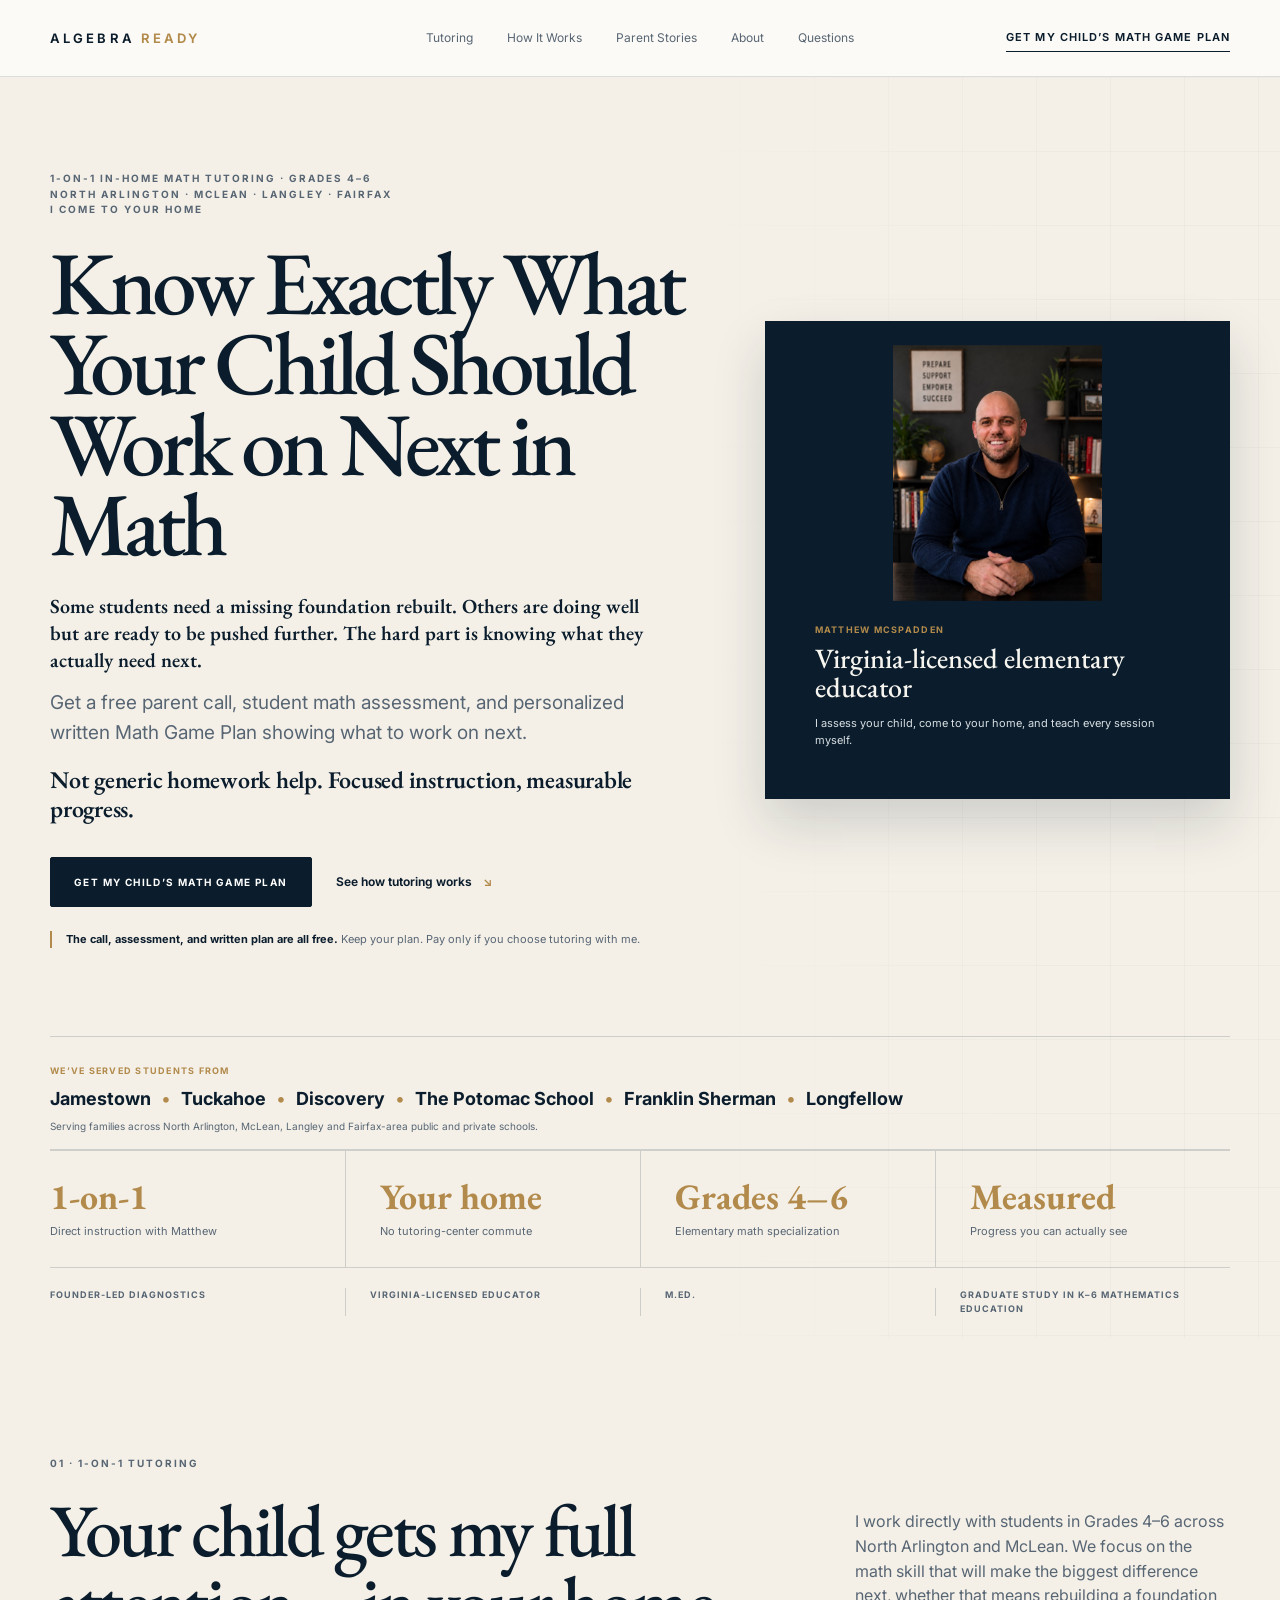
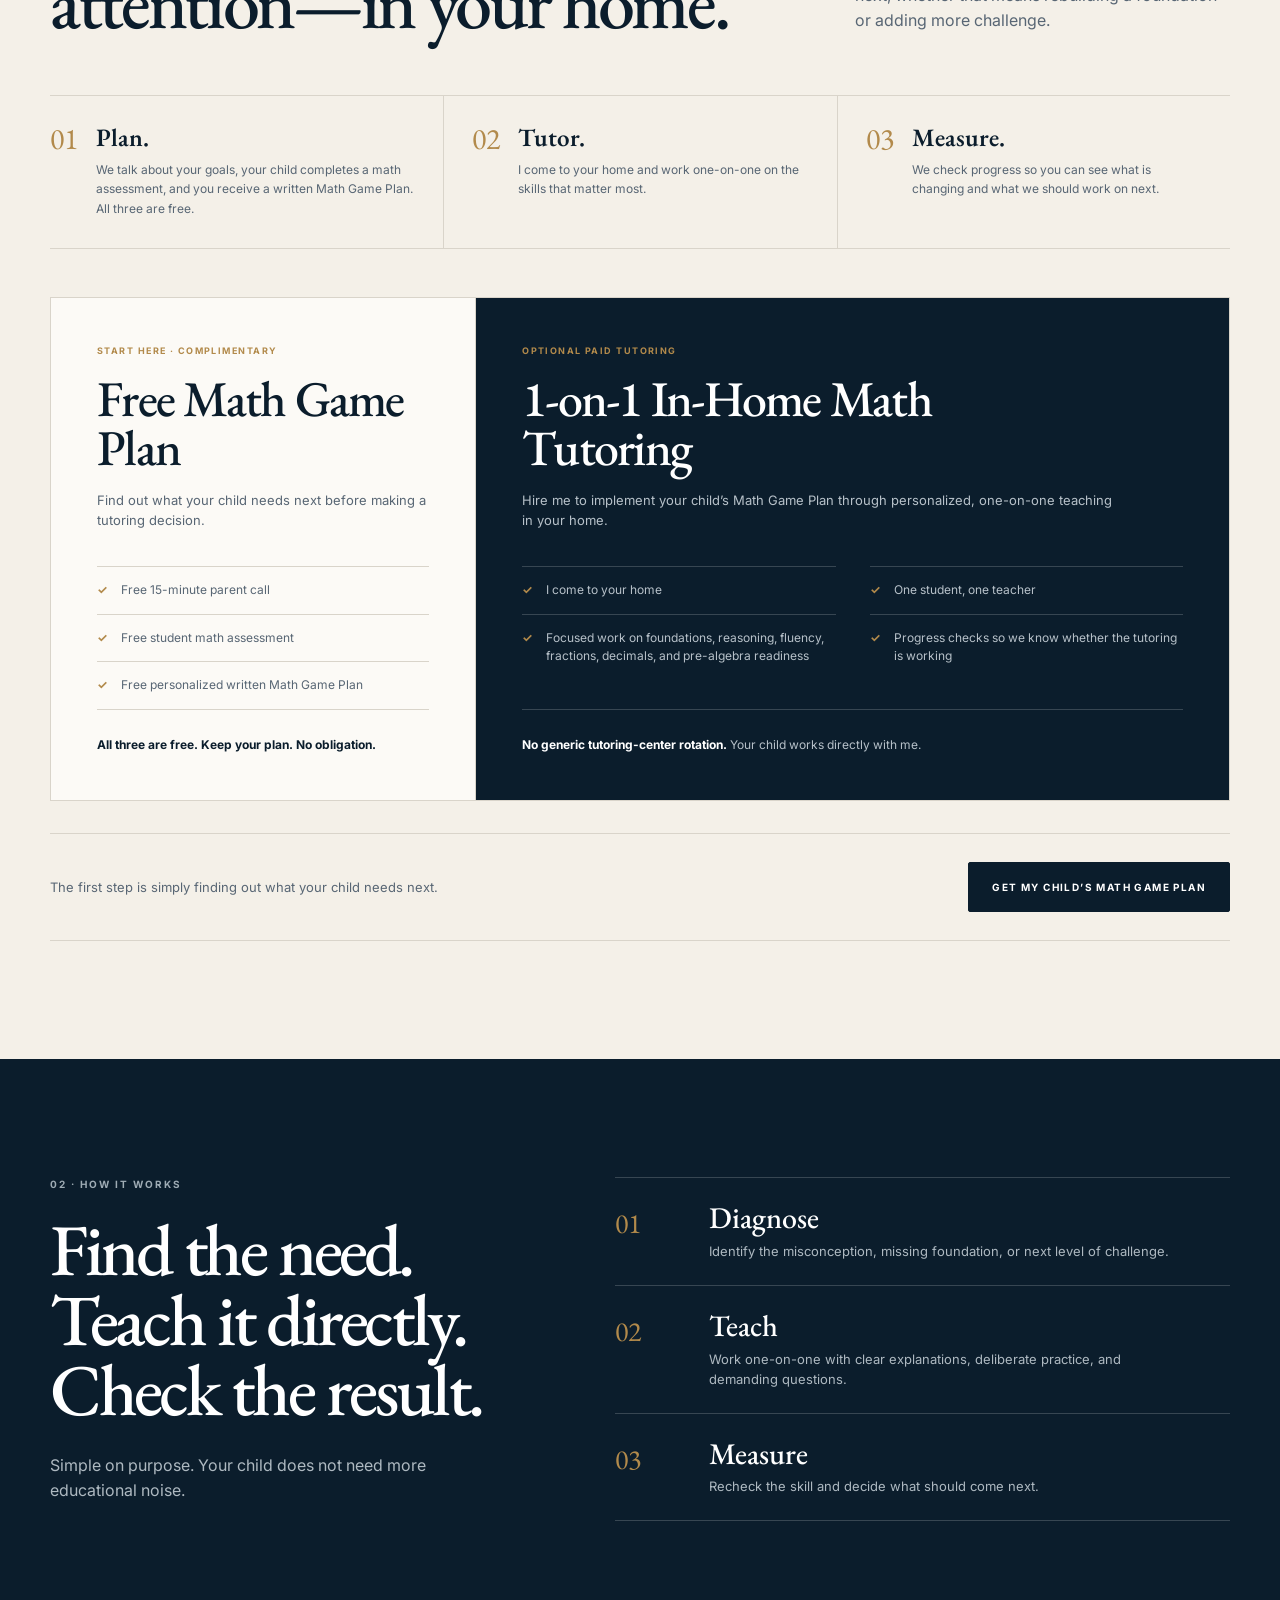
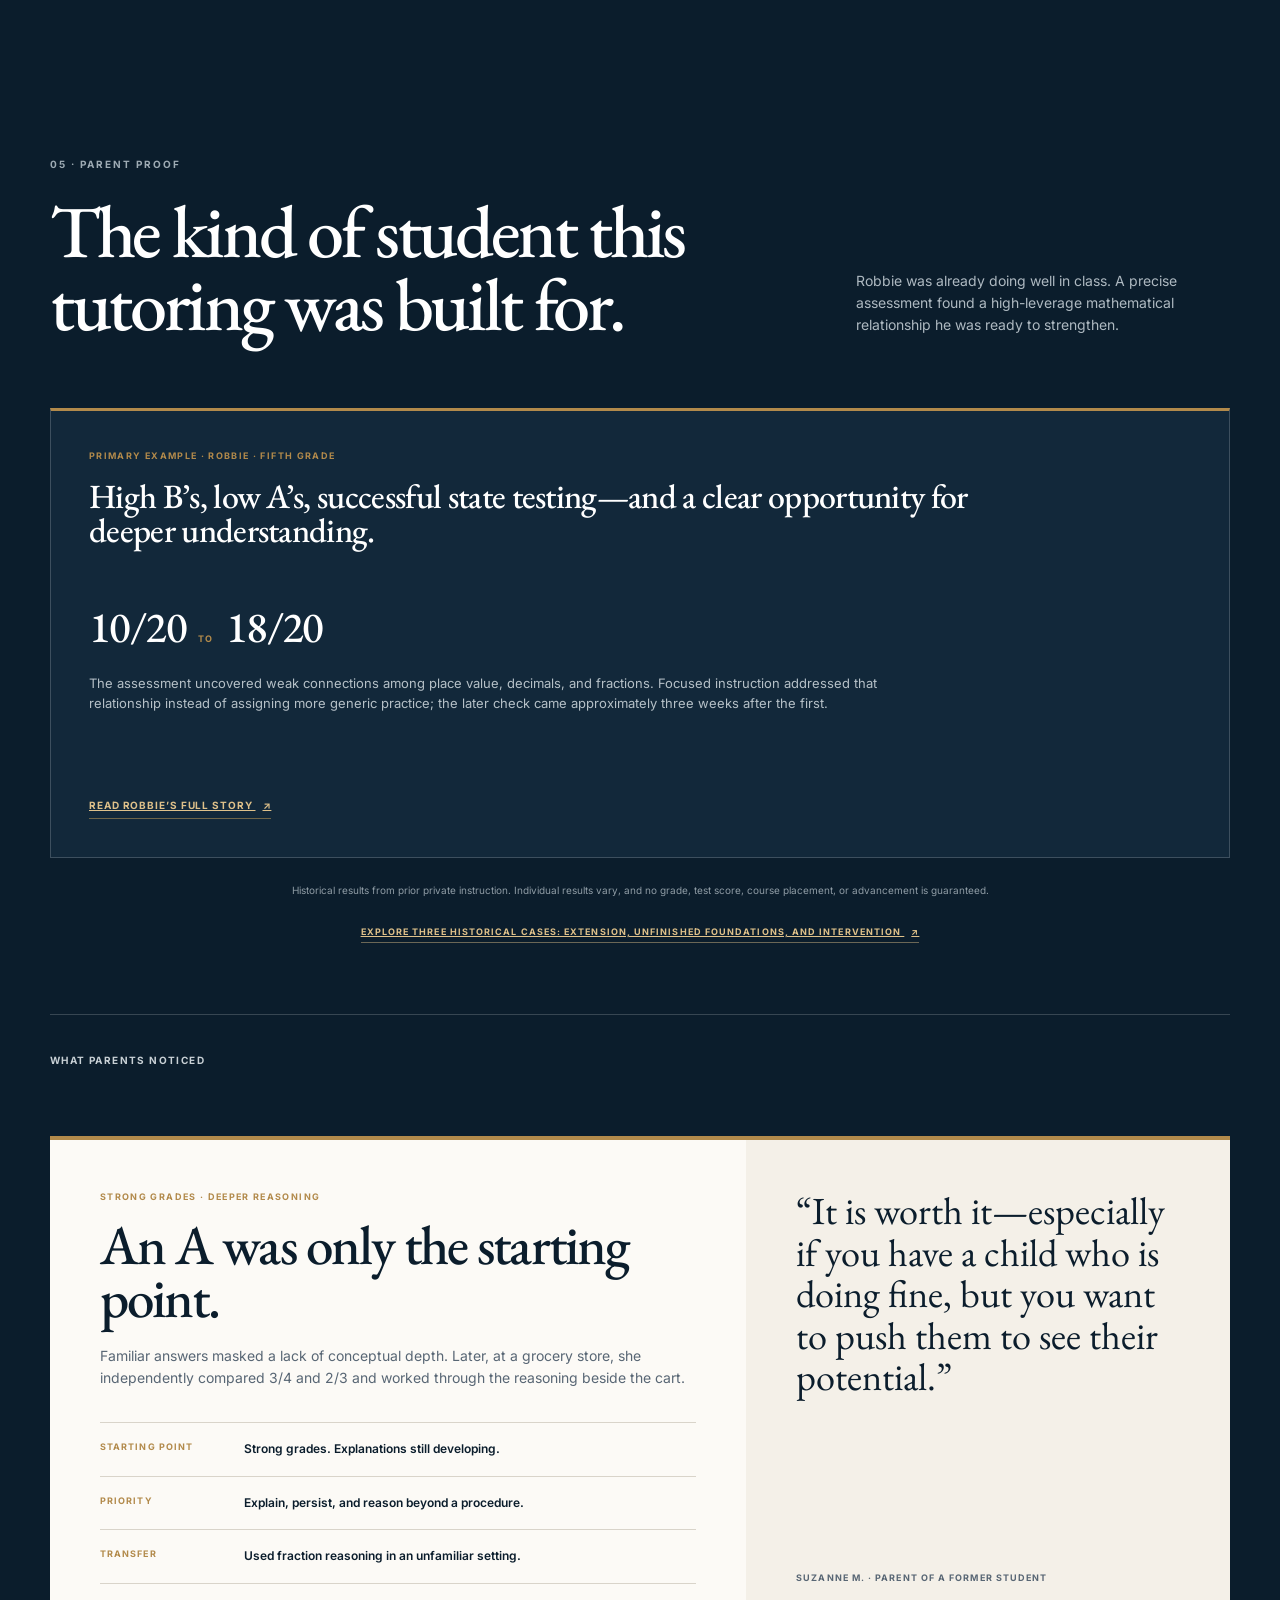
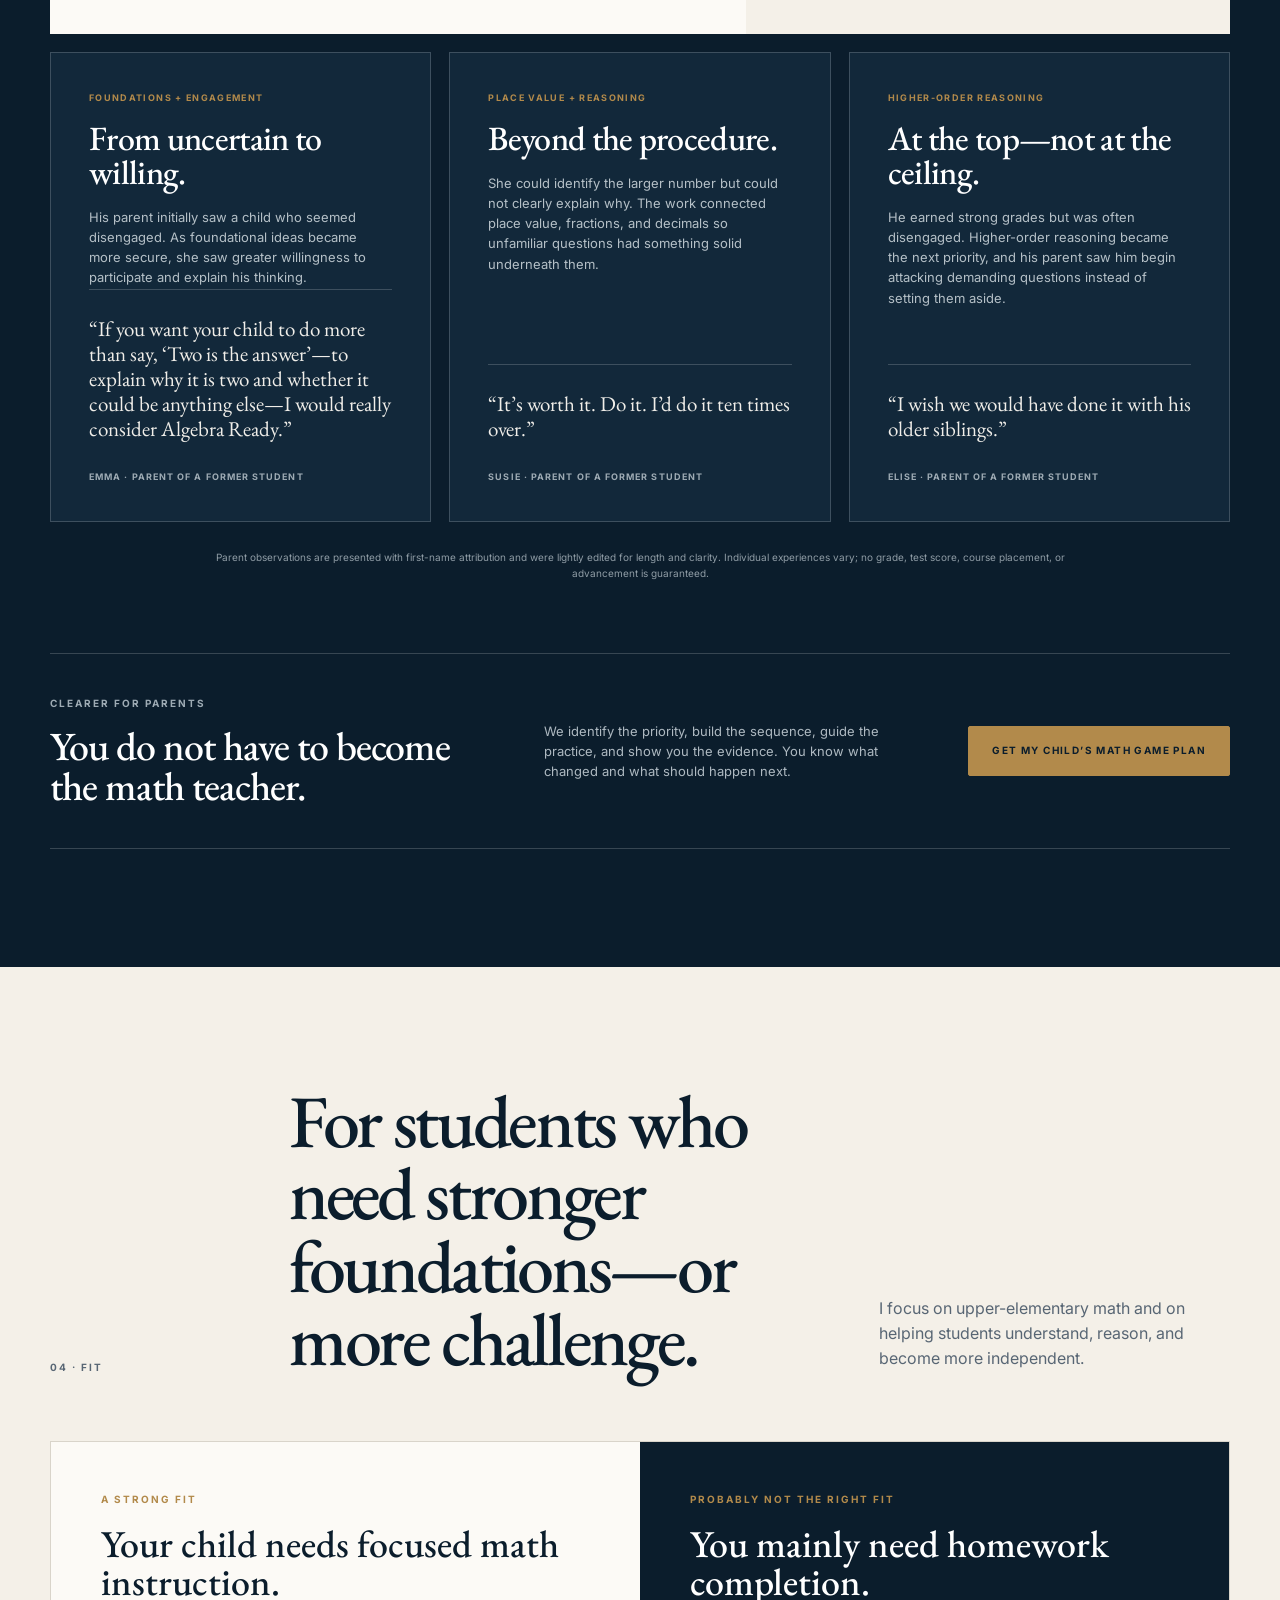
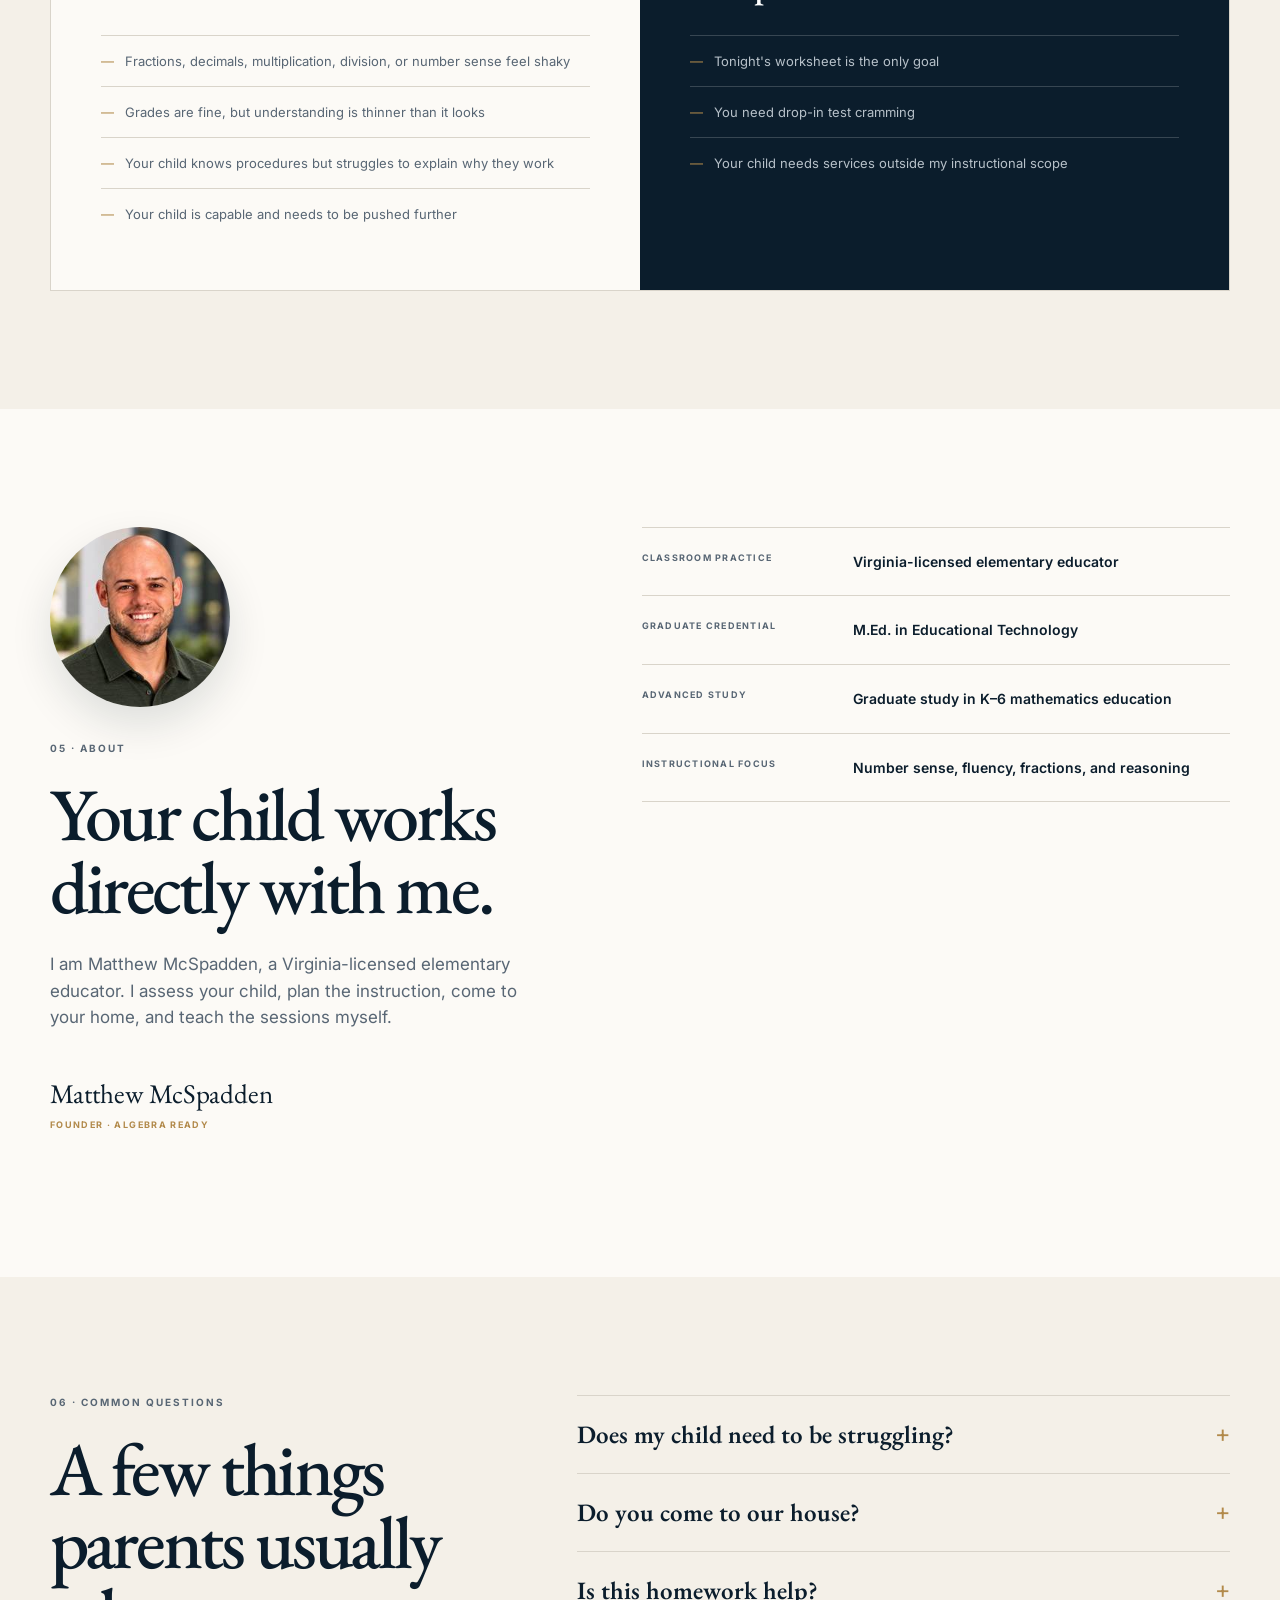
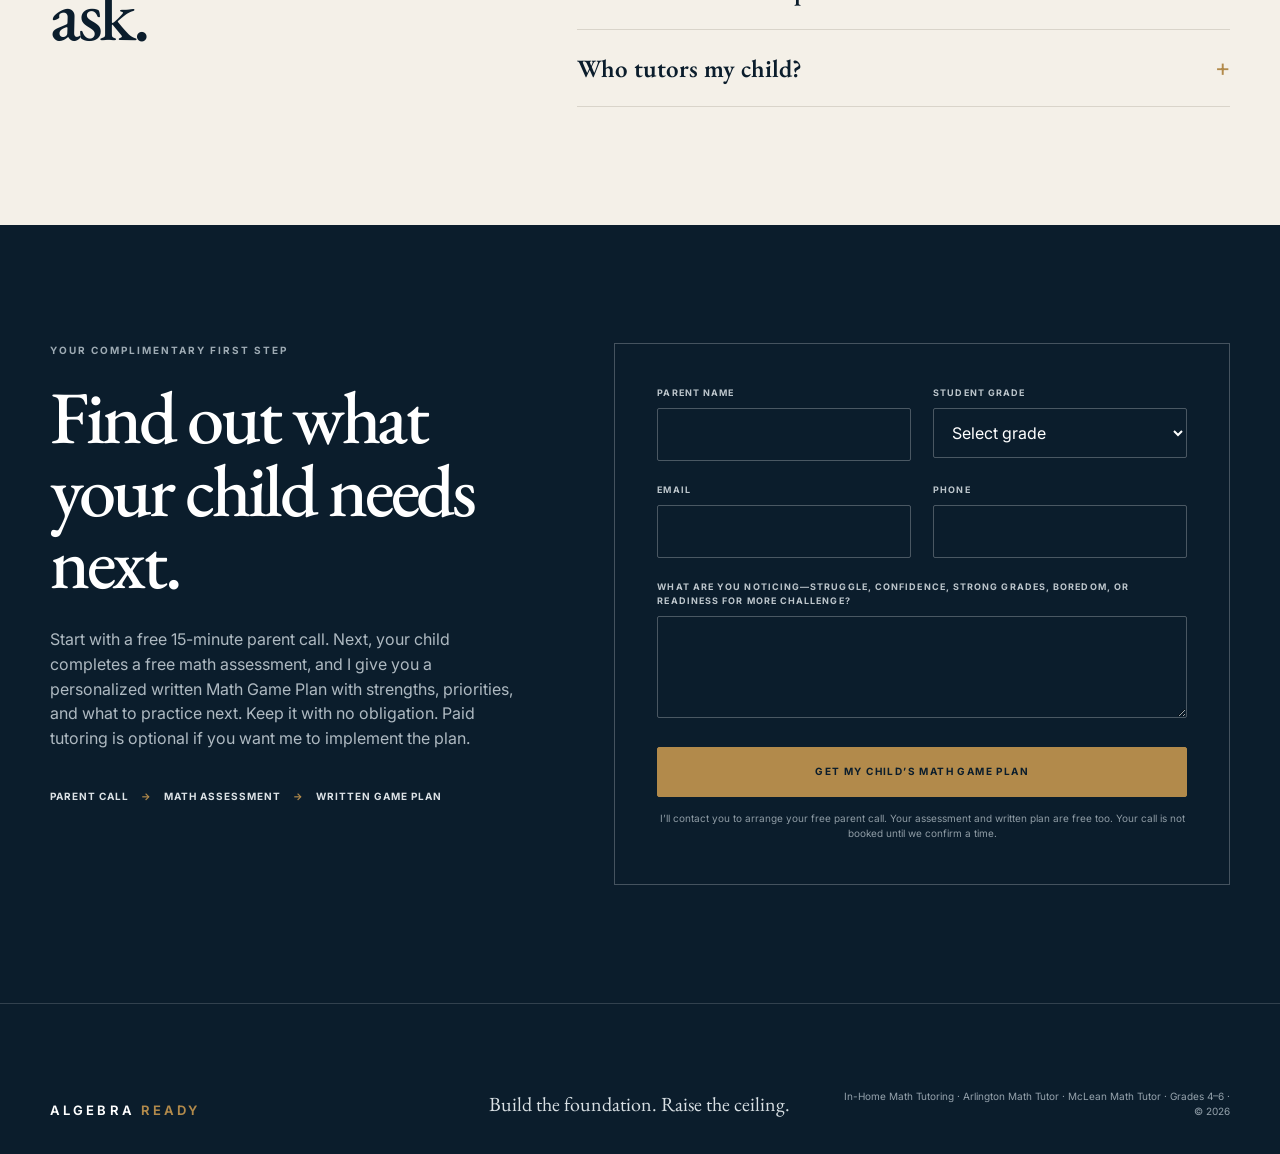
<file: index.html>
<!doctype html>
<html lang="en">
  <head>
    <!-- Google tag (gtag.js) -->
    <script async src="https://www.googletagmanager.com/gtag/js?id=AW-18494563087"></script>
    <script>
      window.dataLayer = window.dataLayer || [];
      function gtag(){dataLayer.push(arguments);}
      gtag('js', new Date());
      gtag('config', 'AW-18494563087');
    </script>
    <meta charset="utf-8" />
    <meta name="google-site-verification" content="L-0GFAzldFDOmSU0WyGGRv2gvHRDE1Eo3zDkLxcwLcE" />
    <meta name="viewport" content="width=device-width, initial-scale=1" />
    <meta
      name="description"
      content="1-on-1 in-home math tutoring for Grades 4–6 in North Arlington and McLean. Build stronger number sense, fractions, fluency, reasoning, and algebra readiness."
    />
    <meta name="robots" content="index,follow" />
    <meta name="theme-color" content="#0b1d2c" />
    <meta property="og:type" content="website" />
    <meta property="og:site_name" content="Algebra Ready" />
    <meta
      property="og:title"
      content="Elementary Math Tutor in Arlington &amp; McLean, VA | Algebra Ready"
    />
    <meta
      property="og:description"
      content="1-on-1 in-home math tutoring for Grades 4–6 in North Arlington and McLean with Matthew McSpadden. Focused instruction and measurable progress."
    />
    <meta name="twitter:card" content="summary" />
    <title>Elementary Math Tutor in Arlington &amp; McLean, VA | Algebra Ready</title>
    <link rel="canonical" href="https://algebraready.io/" />
    <link rel="icon" href="favicon.svg" type="image/svg+xml" />
    <link rel="preconnect" href="https://fonts.googleapis.com" />
    <link rel="preconnect" href="https://fonts.gstatic.com" crossorigin />
    <link
      href="https://fonts.googleapis.com/css2?family=EB+Garamond:wght@400;500;600&amp;family=Inter:wght@400;500;600;700&amp;display=swap"
      rel="stylesheet"
    />
    <link rel="stylesheet" href="styles.css" />
    <script type="application/ld+json">
      {
        "@context": "https://schema.org",
        "@graph": [
          {
            "@type": ["Organization", "LocalBusiness"],
            "@id": "https://algebraready.io/#organization",
            "name": "Algebra Ready",
            "url": "https://algebraready.io/",
            "logo": "https://algebraready.io/favicon.svg",
            "areaServed": [
              {"@type":"Place","name":"Arlington, Virginia"},
              {"@type":"Place","name":"McLean, Virginia"}
            ],
            "founder": {"@id": "https://algebraready.io/#matthew"}
          },
          {
            "@type": "Person",
            "@id": "https://algebraready.io/#matthew",
            "name": "Matthew McSpadden",
            "url": "https://algebraready.io/about-matthew-mcspadden.html",
            "jobTitle": "Founder and Elementary Math Tutor",
            "worksFor": {"@id": "https://algebraready.io/#organization"}
          },
          {
            "@type": "Service",
            "@id": "https://algebraready.io/in-home-math-tutoring.html#service",
            "name": "1-on-1 In-Home Elementary Math Tutoring",
            "url": "https://algebraready.io/in-home-math-tutoring.html",
            "provider": {"@id": "https://algebraready.io/#organization"},
            "areaServed": [
              {"@type":"Place","name":"Arlington, Virginia"},
              {"@type":"Place","name":"McLean, Virginia"}
            ],
            "audience": {"@type": "EducationalAudience", "educationalRole": "student"},
            "description": "1-on-1 in-home math tutoring for students in Grades 4–6 focused on number sense, fluency, fractions, decimals, reasoning, and algebra readiness."
          }
        ]
      }
    </script>
  </head>
  <body>
    <a class="skip-link" href="#main">Skip to content</a>
    <header class="site-header">
      <div class="shell header-inner">
        <a class="wordmark" href="#top" aria-label="Algebra Ready home"
          ><span>ALGEBRA</span> <em>READY</em></a
        >
        <nav class="desktop-nav" aria-label="Primary navigation">
          <a href="in-home-math-tutoring.html">Tutoring</a><a href="#method">How It Works</a
          ><a href="#stories">Parent Stories</a><a href="#about">About</a
          ><a href="#questions">Questions</a>
        </nav>
        <a class="header-cta" href="#review">Get My Child’s Math Game Plan</a>
      </div>
    </header>
    <main id="main">
      <section class="hero" id="top">
        <div class="hero-grid-lines" aria-hidden="true"></div>
        <div class="shell hero-layout">
          <div class="hero-copy">
            <p class="eyebrow">
              1-on-1 in-home math tutoring · Grades 4–6<br />
              <strong>North Arlington · McLean · Langley · Fairfax</strong><br />
              I come to your home
            </p>
            <h1>
              Know Exactly What Your Child Should Work on Next in Math
            </h1>
            <p class="hero-empathy">
              Some students need a missing foundation rebuilt. Others are doing
              well but are ready to be pushed further. The hard part is knowing
              what they actually need next.
            </p>
            <p class="hero-lead">
              Get a free parent call, student math assessment, and personalized
              written Math Game Plan showing what to work on next.
            </p>
            <p class="hero-outcome">
              Not generic homework help. Focused instruction, measurable progress.
            </p>
            <div class="hero-actions">
              <a class="button button-primary" href="#review">Get My Child’s Math Game Plan</a>
              <a class="text-link" href="#tutoring">See how tutoring works <span aria-hidden="true">↘</span></a>
            </div>
            <p class="hero-note">
              <strong>The call, assessment, and written plan are all free.</strong>
              Keep your plan. Pay only if you choose tutoring with me.
            </p>
          </div>
          <aside class="readiness-card hero-profile-card" aria-label="About Matthew McSpadden">
            <img
              class="hero-portrait"
              src="assets/matthew-office.svg"
              alt="Matthew McSpadden, founder of Algebra Ready"
              width="1123"
              height="1379"
              loading="eager"
              decoding="async"
            />
            <div class="hero-profile-copy">
              <span>Matthew McSpadden</span>
              <strong>Virginia-licensed elementary educator</strong>
              <p>I assess your child, come to your home, and teach every session myself.</p>
            </div>
          </aside>
        </div>
        <div class="shell school-proof" aria-label="Schools and communities served">
          <p class="school-proof-label">We’ve served students from</p>
          <p class="school-proof-names">
            <strong>Jamestown</strong><span>•</span>
            <strong>Tuckahoe</strong><span>•</span>
            <strong>Discovery</strong><span>•</span>
            <strong>The Potomac School</strong><span>•</span>
            <strong>Franklin Sherman</strong><span>•</span>
            <strong>Longfellow</strong>
          </p>
          <p class="school-service-line">
            Serving families across North Arlington, McLean, Langley and Fairfax-area public and private schools.
          </p>
        </div>
        <div class="shell fact-strip" aria-label="Tutoring essentials">
          <div class="fact"><strong>1-on-1</strong><span>Direct instruction with Matthew</span></div>
          <div class="fact"><strong>Your home</strong><span>No tutoring-center commute</span></div>
          <div class="fact"><strong>Grades 4–6</strong><span>Elementary math specialization</span></div>
          <div class="fact"><strong>Measured</strong><span>Progress you can actually see</span></div>
        </div>
        <div class="shell authority-strip" aria-label="Academic authority">
          <span>Founder-led diagnostics</span
          ><span>Virginia-licensed educator</span><span>M.Ed.</span
          ><span>Graduate study in K–6 mathematics education</span>
        </div>
      </section>
      <section class="academy section-pad" id="tutoring">
        <div class="shell">
          <div class="section-heading split-heading">
            <div>
              <p class="section-index">01 · 1-on-1 tutoring</p>
              <h2>Your child gets my full attention—in your home.</h2>
            </div>
            <p>
              I work directly with students in Grades 4–6 across North Arlington
              and McLean. We focus on the math skill that will make the biggest
              difference next, whether that means rebuilding a foundation or
              adding more challenge.
            </p>
          </div>
          <ol class="simple-plan" aria-label="Three steps from conversation to progress">
            <li><span aria-hidden="true">01</span><div><h3>Plan.</h3><p>We talk about your goals, your child completes a math assessment, and you receive a written Math Game Plan. All three are free.</p></div></li>
            <li><span aria-hidden="true">02</span><div><h3>Tutor.</h3><p>I come to your home and work one-on-one on the skills that matter most.</p></div></li>
            <li><span aria-hidden="true">03</span><div><h3>Measure.</h3><p>We check progress so you can see what is changing and what we should work on next.</p></div></li>
          </ol>
          <div class="offer-path">
            <article class="offer-step review-step">
              <p class="offer-step-label">Start here · Complimentary</p>
              <h3>Free Math Game Plan</h3>
              <p class="offer-step-intro">Find out what your child needs next before making a tutoring decision.</p>
              <ul><li>Free 15-minute parent call</li><li>Free student math assessment</li><li>Free personalized written Math Game Plan</li></ul>
              <p class="offer-step-footer"><strong>All three are free. Keep your plan. No obligation.</strong></p>
            </article>
            <article class="offer-step academy-step">
              <p class="offer-step-label">Optional paid tutoring</p>
              <h3>1-on-1 In-Home Math Tutoring</h3>
              <p class="offer-step-intro">Hire me to implement your child’s Math Game Plan through personalized, one-on-one teaching in your home.</p>
              <ul class="academy-inclusions">
                <li>I come to your home</li>
                <li>One student, one teacher</li>
                <li>Focused work on foundations, reasoning, fluency, fractions, decimals, and pre-algebra readiness</li>
                <li>Progress checks so we know whether the tutoring is working</li>
              </ul>
              <p class="offer-step-footer"><strong>No generic tutoring-center rotation.</strong> Your child works directly with me.</p>
            </article>
          </div>
          <div class="offer-conversion">
            <p>The first step is simply finding out what your child needs next.</p>
            <a class="button button-primary" href="#review">Get My Child’s Math Game Plan</a>
          </div>
        </div>
      </section>
      <section class="method section-pad" id="method">
        <div class="shell method-layout">
          <div class="method-intro">
            <p class="section-index light">02 · How it works</p>
            <h2>Find the need. Teach it directly. Check the result.</h2>
            <p>Simple on purpose. Your child does not need more educational noise.</p>
          </div>
          <div class="method-steps">
            <article><span>01</span><div><h3>Diagnose</h3><p>Identify the misconception, missing foundation, or next level of challenge.</p></div></article>
            <article><span>02</span><div><h3>Teach</h3><p>Work one-on-one with clear explanations, deliberate practice, and demanding questions.</p></div></article>
            <article><span>03</span><div><h3>Measure</h3><p>Recheck the skill and decide what should come next.</p></div></article>
          </div>
        </div>
      </section>
      <section class="parent-stories section-pad" id="stories">
        <div class="shell">
          <div class="stories-heading">
            <div>
              <p class="section-index light">05 · Parent proof</p>
              <h2>The kind of student this tutoring was built for.</h2>
            </div>
            <p>
              Robbie was already doing well in class. A precise assessment found
              a high-leverage mathematical relationship he was ready to
              strengthen.
            </p>
          </div>
          <div class="evidence-case-grid">
            <article class="evidence-case-card primary-evidence-card">
              <p class="story-label">
                Primary example · Robbie · Fifth grade
              </p>
              <h3>
                High B’s, low A’s, successful state testing—and a clear
                opportunity for deeper understanding.
              </h3>
              <p class="evidence-result">
                <strong>10/20</strong><span>to</span><strong>18/20</strong>
              </p>
              <p>
                The assessment uncovered weak connections among place value,
                decimals, and fractions. Focused instruction addressed that
                relationship instead of assigning more generic practice; the
                later check came approximately three weeks after the first.
              </p>
              <a class="evidence-case-link" href="case-studies.html#robbie"
                >Read Robbie’s full story <span aria-hidden="true">↗</span></a
              >
            </article>
          </div>
          <p class="case-studies-disclosure">
            Historical results from prior private instruction. Individual results
            vary, and no grade, test score, course placement, or advancement is
            guaranteed.
          </p>
          <p class="all-case-studies-link">
            <a href="case-studies.html"
              >Explore three historical cases: extension, unfinished
              foundations, and intervention
              <span aria-hidden="true">↗</span></a
            >
          </p>
          <p class="parent-observations-title">What parents noticed</p>
          <article class="featured-story">
            <div class="featured-story-copy">
              <p class="story-label">Strong grades · Deeper reasoning</p>
              <h3>An A was only the starting point.</h3>
              <p>
                Familiar answers masked a lack of conceptual depth. Later, at a
                grocery store, she independently compared 3/4 and 2/3 and worked
                through the reasoning beside the cart.
              </p>
              <div class="story-arc" aria-label="Student outcome summary">
                <div>
                  <span>Starting point</span
                  ><strong>Strong grades. Explanations still developing.</strong>
                </div>
                <div>
                  <span>Priority</span
                  ><strong
                    >Explain, persist, and reason beyond a procedure.</strong
                  >
                </div>
                <div>
                  <span>Transfer</span
                  ><strong
                    >Used fraction reasoning in an unfamiliar setting.</strong
                  >
                </div>
              </div>
            </div>
            <blockquote>
              <span
                >“It is worth it—especially if you have a child who is doing
                fine, but you want to push them to see their potential.”</span
              ><cite>Suzanne M. · Parent of a former student</cite>
            </blockquote>
          </article>
          <div class="story-grid">
            <article class="story-card">
              <p class="story-label">Foundations + engagement</p>
              <h3>From uncertain to willing.</h3>
              <p>
                His parent initially saw a child who seemed disengaged. As
                foundational ideas became more secure, she saw greater
                willingness to participate and explain his thinking.
              </p>
              <blockquote>
                <span
                  >“If you want your child to do more than say, ‘Two is the
                  answer’—to explain why it is two and whether it could be
                  anything else—I would really consider Algebra Ready.”</span
                ><cite>Emma · Parent of a former student</cite>
              </blockquote>
            </article>
            <article class="story-card">
              <p class="story-label">Place value + reasoning</p>
              <h3>Beyond the procedure.</h3>
              <p>
                She could identify the larger number but could not clearly
                explain why. The work connected place value, fractions, and
                decimals so unfamiliar questions had something solid underneath
                them.
              </p>
              <blockquote>
                <span>“It’s worth it. Do it. I’d do it ten times over.”</span
                ><cite>Susie · Parent of a former student</cite>
              </blockquote>
            </article>
            <article class="story-card">
              <p class="story-label">Higher-order reasoning</p>
              <h3>At the top—not at the ceiling.</h3>
              <p>
                He earned strong grades but was often disengaged. Higher-order
                reasoning became the next priority, and his parent saw him begin
                attacking demanding questions instead of setting them aside.
              </p>
              <blockquote>
                <span
                  >“I wish we would have done it with his older siblings.”</span
                ><cite>Elise · Parent of a former student</cite>
              </blockquote>
            </article>
          </div>
          <p class="stories-note">
            Parent observations are presented with first-name attribution and
            were lightly edited for length and clarity. Individual experiences
            vary; no grade, test score, course placement, or advancement is
            guaranteed.
          </p>
          <div class="parent-relief">
            <div>
              <p class="section-index light">Clearer for parents</p>
              <h3>You do not have to become the math teacher.</h3>
            </div>
            <p>
              We identify the priority, build the sequence, guide the practice,
              and show you the evidence. You know what changed and what should
              happen next.
            </p>
            <a class="button button-gold" href="#review"
              >Get My Child’s Math Game Plan</a
            >
          </div>
        </div>
      </section>
      <section class="fit section-pad" id="fit">
        <div class="shell">
          <div class="section-heading fit-heading">
            <p class="section-index">04 · Fit</p>
            <h2>For students who need stronger foundations—or more challenge.</h2>
            <p>I focus on upper-elementary math and on helping students understand, reason, and become more independent.</p>
          </div>
          <div class="fit-grid">
            <article>
              <p class="fit-label">A strong fit</p>
              <h3>Your child needs focused math instruction.</h3>
              <ul>
                <li>Fractions, decimals, multiplication, division, or number sense feel shaky</li>
                <li>Grades are fine, but understanding is thinner than it looks</li>
                <li>Your child knows procedures but struggles to explain why they work</li>
                <li>Your child is capable and needs to be pushed further</li>
              </ul>
            </article>
            <article class="not-fit">
              <p class="fit-label">Probably not the right fit</p>
              <h3>You mainly need homework completion.</h3>
              <ul><li>Tonight's worksheet is the only goal</li><li>You need drop-in test cramming</li><li>Your child needs services outside my instructional scope</li></ul>
            </article>
          </div>
        </div>
      </section>
      <section class="about section-pad" id="about">
        <div class="shell about-grid">
          <div>
            <img
              class="about-portrait"
              src="assets/matthew-headshot.jpg"
              alt="Matthew McSpadden, Founder and Academic Director of Algebra Ready"
              width="240"
              height="240"
              loading="lazy"
              decoding="async"
            />
            <p class="section-index">05 · About</p>
            <h2>Your child works directly with me.</h2>
            <p class="about-lead">
              I am Matthew McSpadden, a Virginia-licensed elementary educator.
              I assess your child, plan the instruction, come to your home, and
              teach the sessions myself.
            </p>
            <p class="signature">
              Matthew McSpadden <span>Founder · Algebra Ready</span>
            </p>
          </div>
          <div
            class="credentials"
            role="list"
            aria-label="Academic credentials"
          >
            <div role="listitem">
              <span>Classroom practice</span
              ><strong>Virginia-licensed elementary educator</strong>
            </div>
            <div role="listitem">
              <span>Graduate credential</span
              ><strong>M.Ed. in Educational Technology</strong>
            </div>
            <div role="listitem">
              <span>Advanced study</span
              ><strong>Graduate study in K–6 mathematics education</strong>
            </div>
            <div role="listitem">
              <span>Instructional focus</span
              ><strong>Number sense, fluency, fractions, and reasoning</strong>
            </div>
          </div>
        </div>
      </section>
      <section class="questions section-pad" id="questions" aria-labelledby="questions-title">
        <div class="shell questions-grid">
          <div><p class="section-index">06 · Common questions</p><h2 id="questions-title">A few things parents usually ask.</h2></div>
          <div class="question-list">
            <details><summary>Does my child need to be struggling?</summary><p>No. I work with students who need a stronger foundation and with students who are doing well but are ready for more challenge.</p></details>
            <details><summary>Do you come to our house?</summary><p>Yes. The primary offer is one-on-one, in-home tutoring in North Arlington and McLean.</p></details>
            <details><summary>Is this homework help?</summary><p>Not primarily. Homework can reveal a problem, but I focus on the underlying math skill so your child becomes more capable and independent.</p></details>
            <details><summary>Who tutors my child?</summary><p>I do. I assess your child, design the plan, and provide the tutoring myself.</p></details>
          </div>
        </div>
      </section>
      <section class="review section-pad" id="review">
        <div class="shell review-grid">
          <div class="review-copy">
            <p class="section-index light">Your complimentary first step</p>
            <h2>Find out what your child needs next.</h2>
            <p>
              Start with a free 15-minute parent call. Next, your child completes
              a free math assessment, and I give you a personalized written
              Math Game Plan with strengths, priorities, and what to practice next.
              Keep it with no obligation. Paid tutoring is optional if you want
              me to implement the plan.
            </p>
            <div class="review-sequence">
              <span>Parent call</span><i aria-hidden="true">→</i><span>Math assessment</span><i aria-hidden="true">→</i><span>Written game plan</span>
            </div>
          </div>
          <form
            class="review-form"
            id="readiness-review-form"
            action="https://script.google.com/macros/s/AKfycbyzTAViyGmACaeS9fp2JCRky1tF9bRnVPqkfbwPJ69kFX1xWmjmChN0LnPPgzG4P1BFZQ/exec"
            method="POST"
          >
            <div class="field-row">
              <label
                ><span>Parent name</span
                ><input
                  type="text"
                  autocomplete="name"
                  required=""
                  name="parentName" /></label
              ><label
                ><span>Student grade</span
                ><select name="studentGrade" required="">
                  <option value="" disabled="" selected="">Select grade</option>
                  <option>4th grade</option>
                  <option>5th grade</option>
                  <option>6th grade</option>
                </select></label
              >
            </div>
            <div class="field-row">
              <label
                ><span>Email</span
                ><input
                  type="email"
                  autocomplete="email"
                  required=""
                  name="email" /></label
              ><label
                ><span>Phone</span
                ><input type="tel" autocomplete="tel" required="" name="phone"
              /></label>
            </div>
            <label
              ><span
                >What are you noticing—struggle, confidence, strong grades,
                boredom, or readiness for more challenge?</span
              ><textarea
                name="reason"
                rows="3"
                required=""
              ></textarea></label
            ><button class="button button-gold" type="submit">
              Get My Child’s Math Game Plan
            </button>
            <p class="form-note" id="review-form-status" aria-live="polite">
              I’ll contact you to arrange your free parent call. Your assessment and written plan are free too. Your call is not booked until we confirm a time.
            </p>
          </form>
        </div>
      </section>
    </main>
    <footer class="site-footer">
      <div class="shell footer-inner">
        <a class="wordmark footer-wordmark" href="#top"
          ><span>ALGEBRA</span> <em>READY</em></a
        >
        <p>Build the foundation. Raise the ceiling.</p>
        <p><a href="in-home-math-tutoring.html">In-Home Math Tutoring</a> · <a href="arlington-math-tutor.html">Arlington Math Tutor</a> · <a href="mclean-math-tutor.html">McLean Math Tutor</a> · Grades 4–6 · © 2026</p>
      </div>
    </footer>
    <script>
      (() => {
        const form = document.getElementById("readiness-review-form");
        const status = document.getElementById("review-form-status");
        if (!form || !status) return;

        const button = form.querySelector('button[type="submit"]');
        const defaultStatus = status.textContent.trim();

        form.addEventListener("submit", async (event) => {
          event.preventDefault();

          const formData = new FormData(form);
          const payload = {
            parentName: formData.get("parentName"),
            studentGrade: formData.get("studentGrade"),
            email: formData.get("email"),
            phone: formData.get("phone"),
            reason: formData.get("reason"),
            source: "algebraready.io"
          };

          button.disabled = true;
          button.textContent = "Sending…";
          status.textContent = "Sending your request…";

          try {
            await fetch(form.action, {
              method: "POST",
              mode: "no-cors",
              headers: { "Content-Type": "text/plain;charset=utf-8" },
              body: JSON.stringify(payload)
            });

            gtag('event', 'conversion', {
              'send_to': 'AW-18494563087/wBsWCP7HqZMdEI_G8vJE',
              'value': 1.0,
              'currency': 'USD'
            });

            form.reset();
            status.textContent =
              "Request sent. Matthew will contact you to arrange your free parent call, followed by a free student assessment and written Math Game Plan. Your call is not booked yet.";
            button.textContent = "Request Sent";
          } catch (error) {
            status.textContent =
              "Something went wrong. Please try again or contact Matthew directly.";
            button.textContent = "Get My Child’s Math Game Plan";
          } finally {
            button.disabled = false;
            window.setTimeout(() => {
              if (button.textContent === "Request Sent") {
                button.textContent = "Get My Child’s Math Game Plan";
              }
              if (status.textContent.includes("Request sent")) {
                status.textContent = defaultStatus;
              }
            }, 8000);
          }
        });
      })();
    </script>
  </body>
</html>
</file>
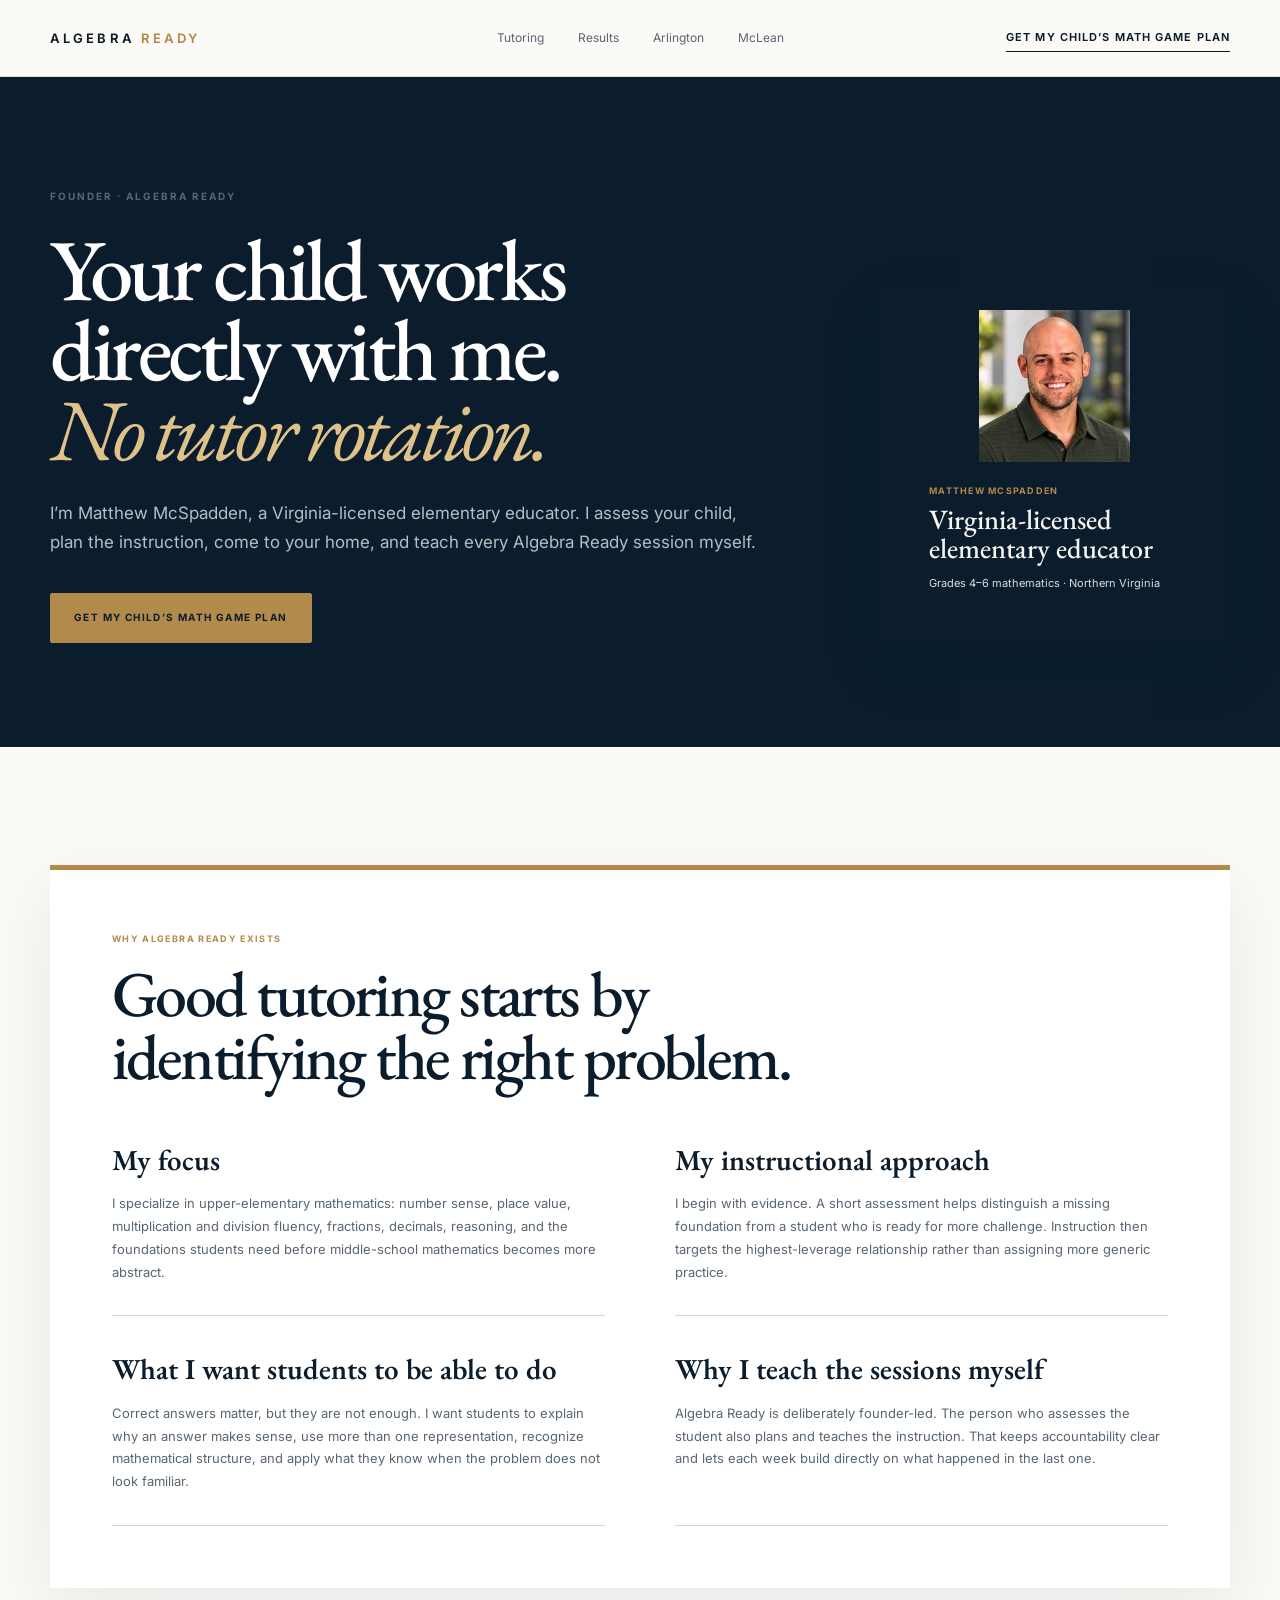
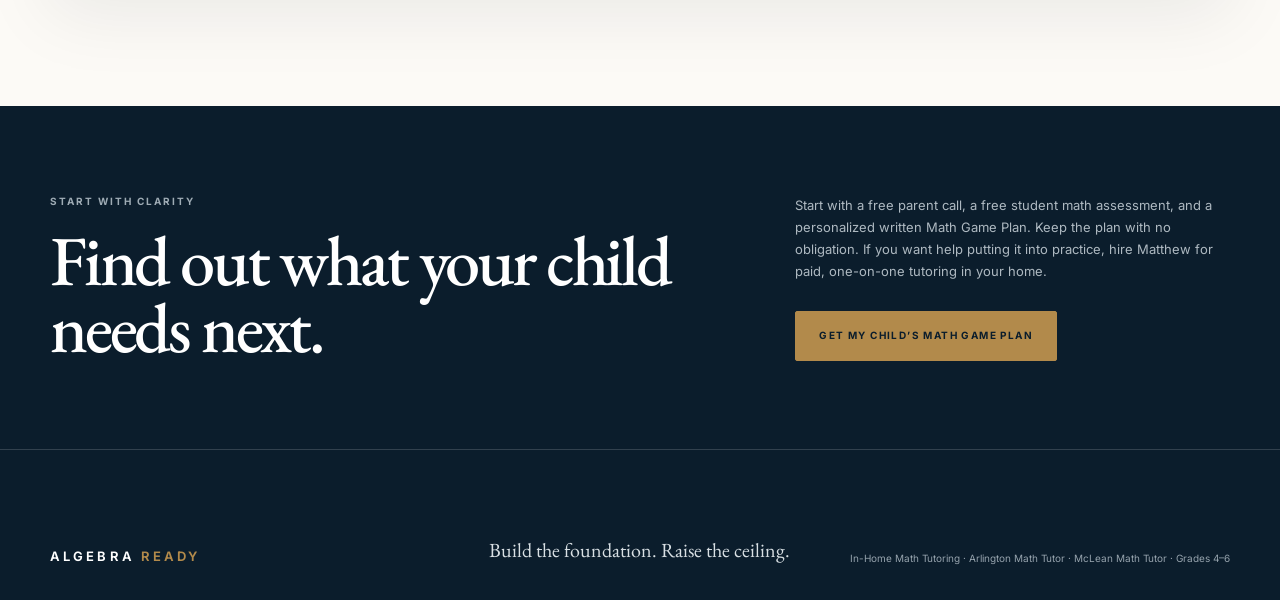
<file: about-matthew-mcspadden.html>
<!doctype html>
<html lang="en">
  <head>
    <!-- Google tag (gtag.js) -->
    <script async src="https://www.googletagmanager.com/gtag/js?id=AW-18494563087"></script>
    <script>
      window.dataLayer = window.dataLayer || [];
      function gtag(){dataLayer.push(arguments);}
      gtag('js', new Date());
      gtag('config', 'AW-18494563087');
    </script>
    <meta charset="utf-8" />
    <meta name="viewport" content="width=device-width, initial-scale=1" />
    <meta name="description" content="Meet Matthew McSpadden, founder of Algebra Ready and a Virginia-licensed elementary educator providing 1-on-1 in-home math tutoring in Northern Virginia." />
    <meta name="robots" content="index,follow" />
    <meta name="theme-color" content="#0b1d2c" />
    <meta property="og:type" content="profile" />
    <meta property="og:site_name" content="Algebra Ready" />
    <meta property="og:title" content="Matthew McSpadden | Elementary Math Tutor in Northern Virginia" />
    <meta property="og:description" content="Matthew assesses, plans, and teaches every Algebra Ready student himself, with a focus on Grades 4–6 mathematics." />
    <meta name="twitter:card" content="summary" />
    <title>Matthew McSpadden | Elementary Math Tutor in Northern Virginia</title>
    <link rel="canonical" href="https://algebraready.io/about-matthew-mcspadden.html" />
    <link rel="icon" href="favicon.svg" type="image/svg+xml" />
    <link rel="preconnect" href="https://fonts.googleapis.com" />
    <link rel="preconnect" href="https://fonts.gstatic.com" crossorigin />
    <link href="https://fonts.googleapis.com/css2?family=EB+Garamond:wght@400;500;600&amp;family=Inter:wght@400;500;600;700&amp;display=swap" rel="stylesheet" />
    <link rel="stylesheet" href="styles.css" />
    <script type="application/ld+json">
      {
        "@context":"https://schema.org",
        "@type":"Person",
        "@id":"https://algebraready.io/#matthew",
        "name":"Matthew McSpadden",
        "url":"https://algebraready.io/about-matthew-mcspadden.html",
        "image":"https://algebraready.io/assets/matthew-headshot.jpg",
        "jobTitle":"Founder and Elementary Math Tutor",
        "worksFor":{"@id":"https://algebraready.io/#organization","@type":"Organization","name":"Algebra Ready","url":"https://algebraready.io/"},
        "knowsAbout":["Elementary mathematics","Number sense","Math fact fluency","Fractions","Decimals","Mathematical reasoning","Algebra readiness"]
      }
    </script>
  </head>
  <body class="case-studies-page">
    <a class="skip-link" href="#main">Skip to content</a>
    <header class="site-header">
      <div class="shell header-inner">
        <a class="wordmark" href="/#top" aria-label="Algebra Ready home"><span>ALGEBRA</span> <em>READY</em></a>
        <nav class="desktop-nav" aria-label="Primary navigation">
          <a href="in-home-math-tutoring.html">Tutoring</a><a href="case-studies.html">Results</a><a href="arlington-math-tutor.html">Arlington</a><a href="mclean-math-tutor.html">McLean</a>
        </nav>
        <a class="header-cta" href="/#review">Get My Child’s Math Game Plan</a>
      </div>
    </header>
    <main id="main">
      <section class="case-study-hero">
        <div class="shell case-study-hero-layout">
          <div>
            <p class="eyebrow">Founder · Algebra Ready</p>
            <h1>Your child works directly with me.<em>No tutor rotation.</em></h1>
            <p class="case-study-hero-lead">I’m Matthew McSpadden, a Virginia-licensed elementary educator. I assess your child, plan the instruction, come to your home, and teach every Algebra Ready session myself.</p>
            <div class="hero-actions"><a class="button button-gold" href="/#review">Get My Child’s Math Game Plan</a></div>
          </div>
          <aside class="readiness-card hero-profile-card" aria-label="Matthew McSpadden">
            <img class="hero-portrait" src="assets/matthew-headshot.jpg" alt="Matthew McSpadden, founder of Algebra Ready" width="240" height="240" loading="eager" decoding="async" />
            <div class="hero-profile-copy"><span>Matthew McSpadden</span><strong>Virginia-licensed elementary educator</strong><p>Grades 4–6 mathematics · Northern Virginia</p></div>
          </aside>
        </div>
      </section>
      <section class="case-study-list section-pad">
        <div class="shell">
          <article class="case-study-detail">
            <header class="case-study-heading"><div><p class="story-label">Why Algebra Ready exists</p><h2>Good tutoring starts by identifying the right problem.</h2></div></header>
            <div class="case-study-copy">
              <section><h3>My focus</h3><p>I specialize in upper-elementary mathematics: number sense, place value, multiplication and division fluency, fractions, decimals, reasoning, and the foundations students need before middle-school mathematics becomes more abstract.</p></section>
              <section><h3>My instructional approach</h3><p>I begin with evidence. A short assessment helps distinguish a missing foundation from a student who is ready for more challenge. Instruction then targets the highest-leverage relationship rather than assigning more generic practice.</p></section>
              <section><h3>What I want students to be able to do</h3><p>Correct answers matter, but they are not enough. I want students to explain why an answer makes sense, use more than one representation, recognize mathematical structure, and apply what they know when the problem does not look familiar.</p></section>
              <section><h3>Why I teach the sessions myself</h3><p>Algebra Ready is deliberately founder-led. The person who assesses the student also plans and teaches the instruction. That keeps accountability clear and lets each week build directly on what happened in the last one.</p></section>
            </div>
          </article>
        </div>
      </section>
      <section class="case-study-cta">
        <div class="shell case-study-cta-layout">
          <div><p class="section-index light">Start with clarity</p><h2>Find out what your child needs next.</h2></div>
          <div><p>Start with a free parent call, a free student math assessment, and a personalized written Math Game Plan. Keep the plan with no obligation. If you want help putting it into practice, hire Matthew for paid, one-on-one tutoring in your home.</p><a class="button button-gold" href="/#review">Get My Child’s Math Game Plan</a></div>
        </div>
      </section>
    </main>
    <footer class="site-footer"><div class="shell footer-inner"><a class="wordmark footer-wordmark" href="/#top" aria-label="Algebra Ready home"><span>ALGEBRA</span> <em>READY</em></a><p>Build the foundation. Raise the ceiling.</p><p><a href="in-home-math-tutoring.html">In-Home Math Tutoring</a> · <a href="arlington-math-tutor.html">Arlington Math Tutor</a> · <a href="mclean-math-tutor.html">McLean Math Tutor</a> · Grades 4–6</p></div></footer>
  </body>
</html>
</file>
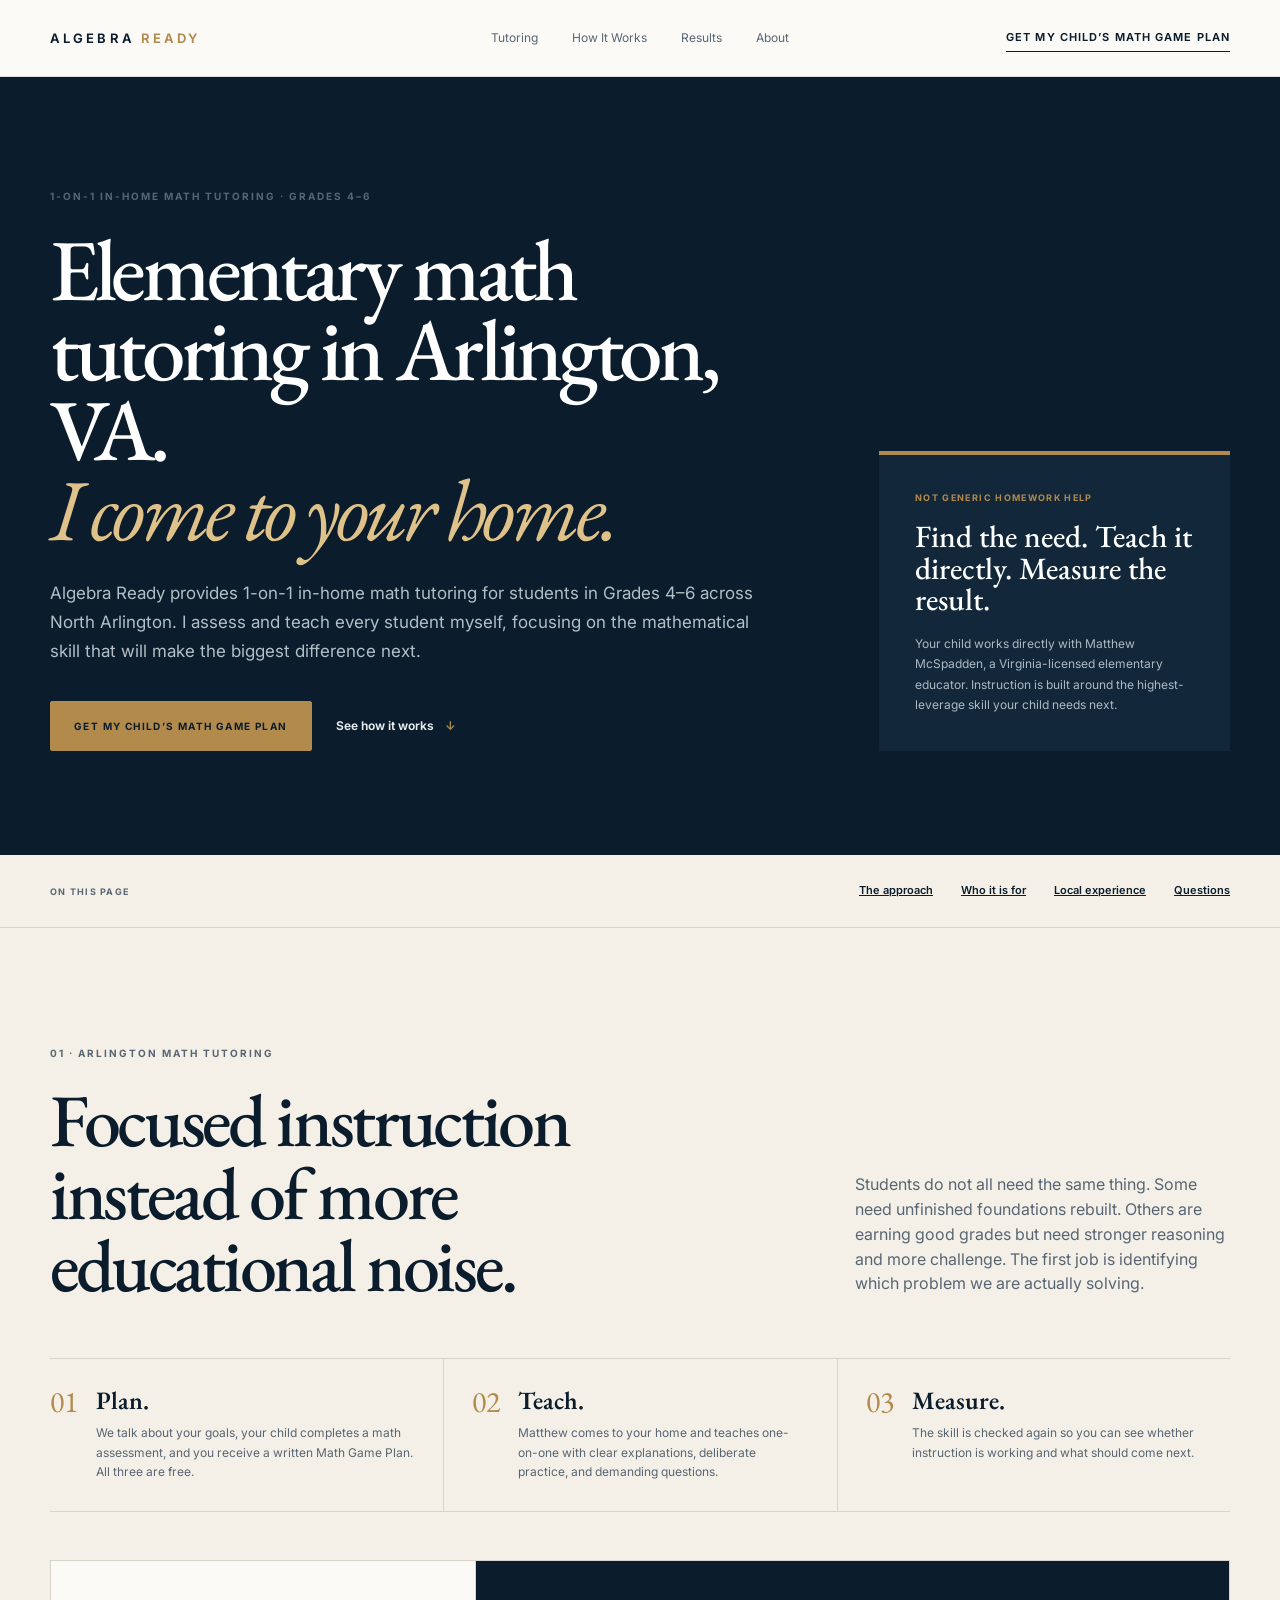
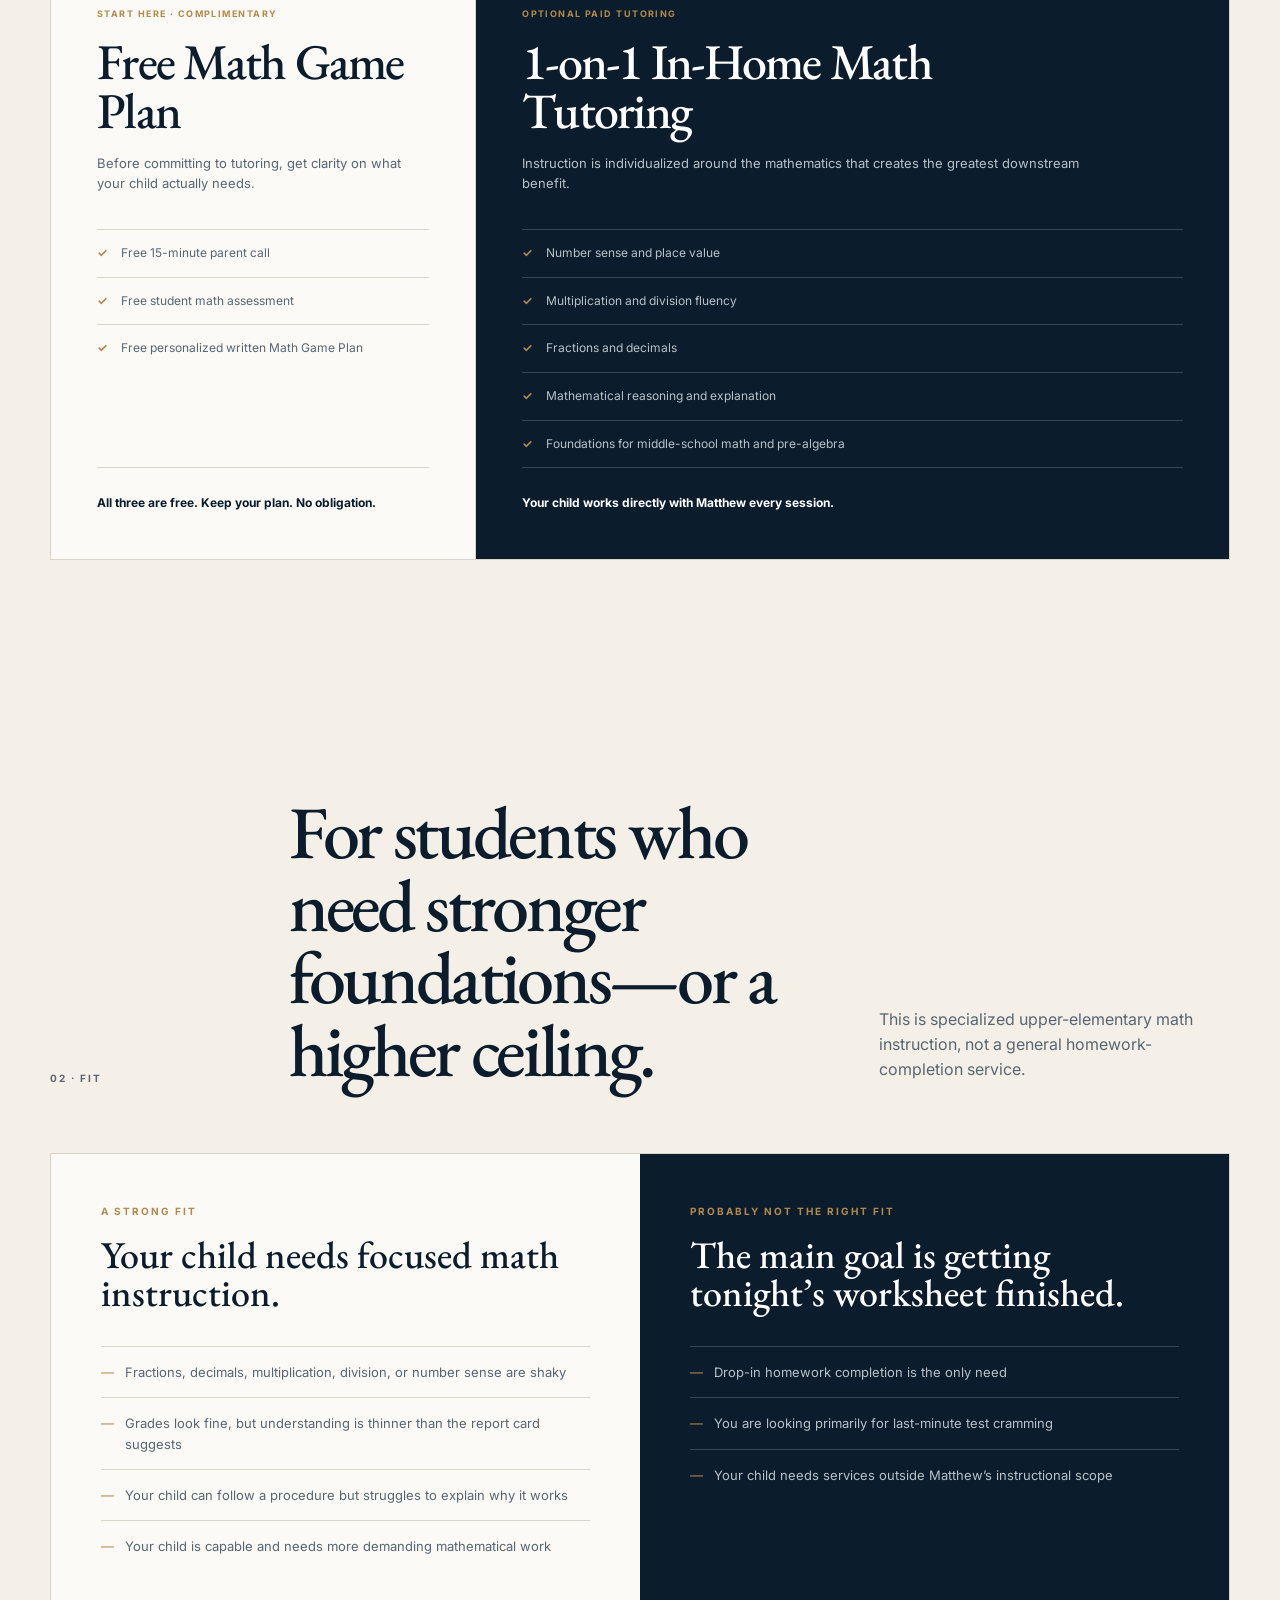
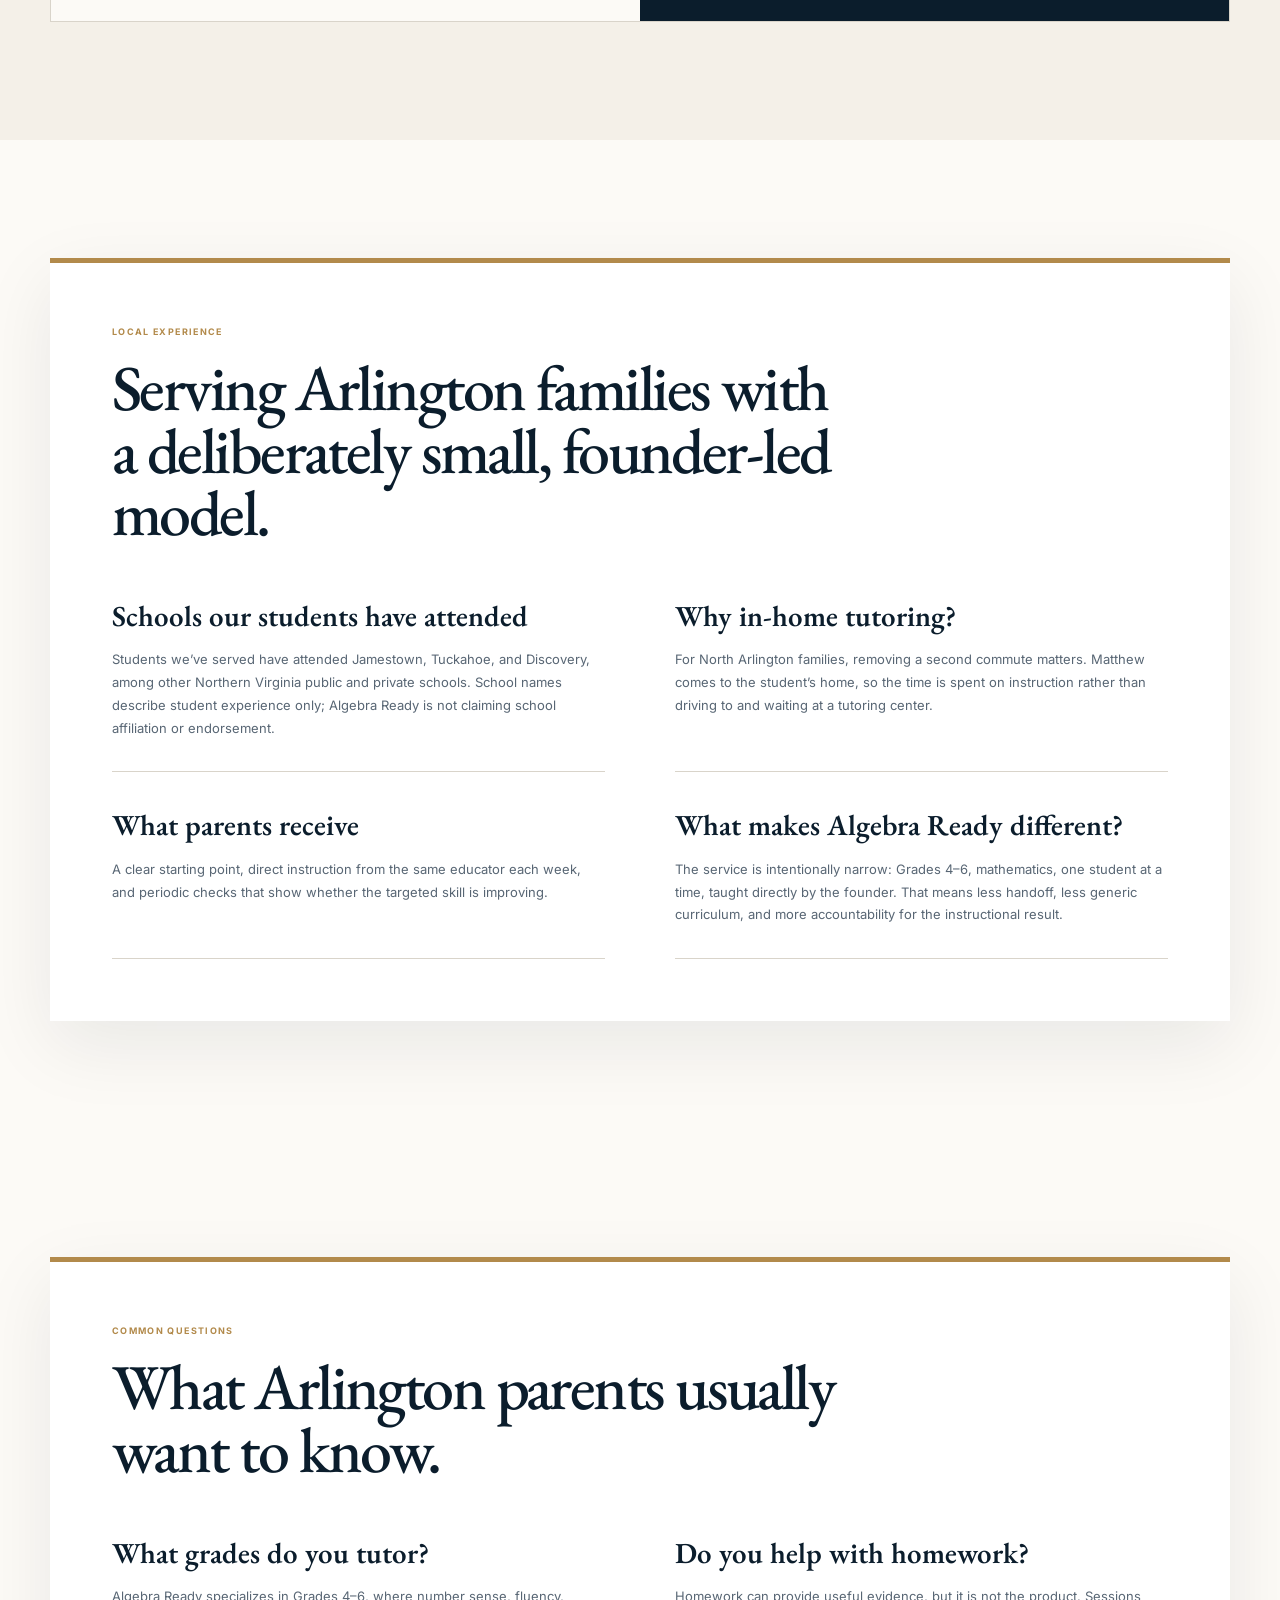
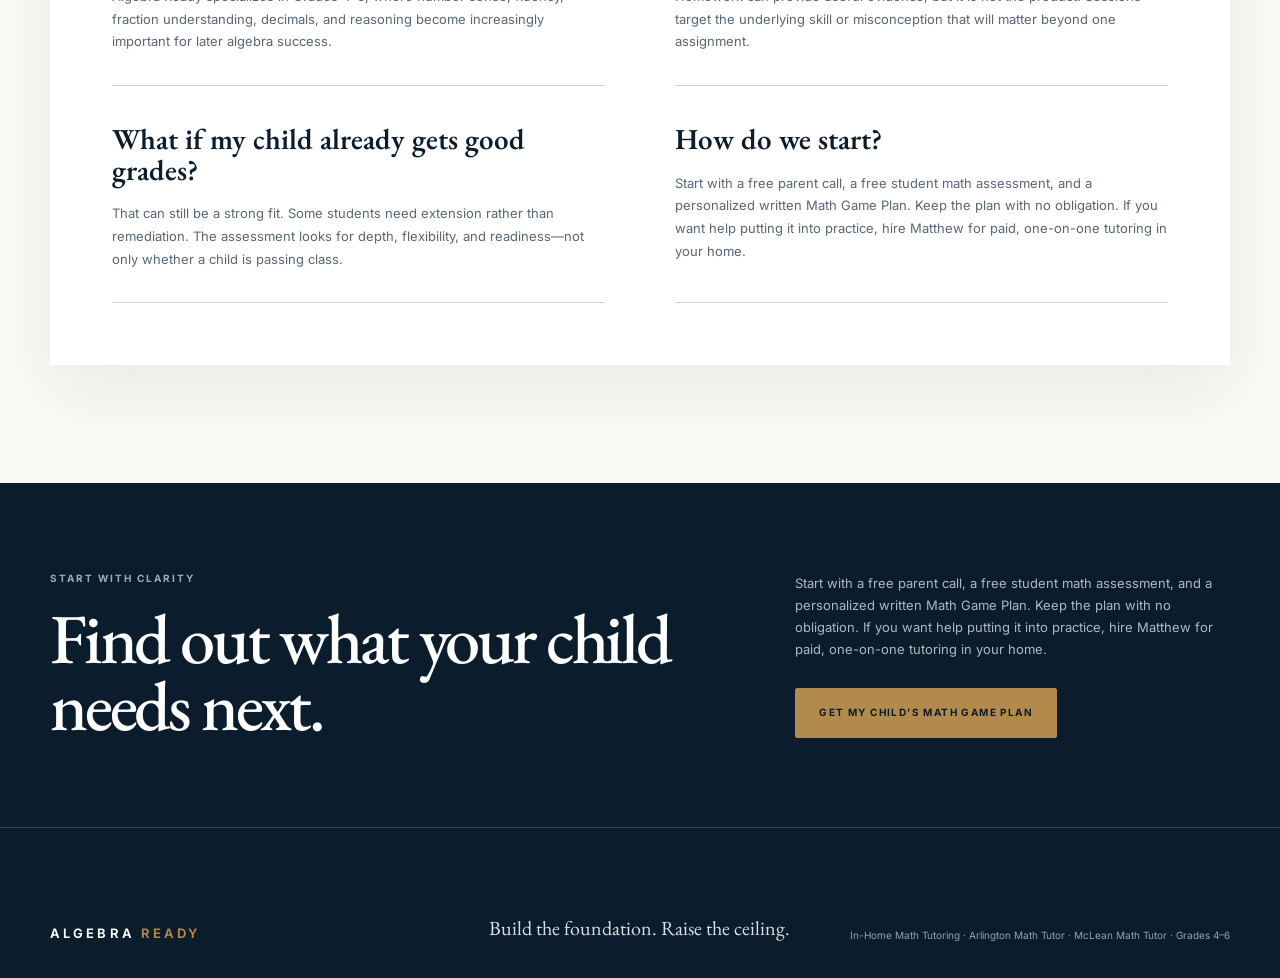
<file: arlington-math-tutor.html>
<!doctype html>
<html lang="en">
  <head>
    <!-- Google tag (gtag.js) -->
    <script async src="https://www.googletagmanager.com/gtag/js?id=AW-18494563087"></script>
    <script>
      window.dataLayer = window.dataLayer || [];
      function gtag(){dataLayer.push(arguments);}
      gtag('js', new Date());
      gtag('config', 'AW-18494563087');
    </script>
    <meta charset="utf-8" />
    <meta name="viewport" content="width=device-width, initial-scale=1" />
    <meta name="description" content="1-on-1 in-home elementary math tutoring in Arlington, VA for Grades 4–6. Number sense, fractions, fluency, reasoning, and algebra readiness." />
    <meta name="robots" content="index,follow" />
    <meta name="theme-color" content="#0b1d2c" />
    <meta property="og:type" content="website" />
    <meta property="og:site_name" content="Algebra Ready" />
    <meta property="og:title" content="Elementary Math Tutor in Arlington, VA | Algebra Ready" />
    <meta property="og:description" content="1-on-1 in-home elementary math tutoring in Arlington, VA for Grades 4–6. Number sense, fractions, fluency, reasoning, and algebra readiness." />
    <meta name="twitter:card" content="summary" />
    <title>Elementary Math Tutor in Arlington, VA | Algebra Ready</title>
    <link rel="canonical" href="https://algebraready.io/arlington-math-tutor.html" />
    <link rel="icon" href="favicon.svg" type="image/svg+xml" />
    <link rel="preconnect" href="https://fonts.googleapis.com" />
    <link rel="preconnect" href="https://fonts.gstatic.com" crossorigin />
    <link href="https://fonts.googleapis.com/css2?family=EB+Garamond:wght@400;500;600&amp;family=Inter:wght@400;500;600;700&amp;display=swap" rel="stylesheet" />
    <link rel="stylesheet" href="styles.css" />
    <script type="application/ld+json">
      {
        "@context":"https://schema.org",
        "@type":"Service",
        "name":"1-on-1 In-Home Elementary Math Tutoring in Arlington, VA",
        "url":"https://algebraready.io/arlington-math-tutor.html",
        "provider":{"@id":"https://algebraready.io/#organization","@type":"Organization","name":"Algebra Ready","url":"https://algebraready.io/"},
        "areaServed":{"@type":"Place","name":"Arlington, Virginia"},
        "audience":{"@type":"EducationalAudience","educationalRole":"student"},
        "description":"1-on-1 in-home elementary math tutoring in Arlington, VA for Grades 4–6. Number sense, fractions, fluency, reasoning, and algebra readiness."
      }
    </script>
  </head>
  <body class="case-studies-page">
    <a class="skip-link" href="#main">Skip to content</a>
    <header class="site-header">
      <div class="shell header-inner">
        <a class="wordmark" href="/#top" aria-label="Algebra Ready home"><span>ALGEBRA</span> <em>READY</em></a>
        <nav class="desktop-nav" aria-label="Primary navigation">
          <a href="in-home-math-tutoring.html">Tutoring</a>
          <a href="/#method">How It Works</a>
          <a href="case-studies.html">Results</a>
          <a href="about-matthew-mcspadden.html">About</a>
        </nav>
        <a class="header-cta" href="/#review">Get My Child’s Math Game Plan</a>
      </div>
    </header>

    <main id="main">
      <section class="case-study-hero">
        <div class="shell case-study-hero-layout">
          <div>
            <p class="eyebrow">1-on-1 in-home math tutoring · Grades 4–6</p>
            <h1>Elementary math tutoring in Arlington, VA.<em>I come to your home.</em></h1>
            <p class="case-study-hero-lead">Algebra Ready provides 1-on-1 in-home math tutoring for students in Grades 4–6 across North Arlington. I assess and teach every student myself, focusing on the mathematical skill that will make the biggest difference next.</p>
            <div class="hero-actions">
              <a class="button button-gold" href="/#review">Get My Child’s Math Game Plan</a>
              <a class="text-link light-link" href="#approach">See how it works <span aria-hidden="true">↓</span></a>
            </div>
          </div>
          <aside class="case-proof-note">
            <p class="story-label">Not generic homework help</p>
            <strong>Find the need. Teach it directly. Measure the result.</strong>
            <p>Your child works directly with Matthew McSpadden, a Virginia-licensed elementary educator. Instruction is built around the highest-leverage skill your child needs next.</p>
          </aside>
        </div>
      </section>

      <nav class="case-study-jump" aria-label="Arlington tutoring page navigation">
        <div class="shell">
          <span>On this page</span>
          <a href="#approach">The approach</a>
          <a href="#fit">Who it is for</a>
          <a href="#schools">Local experience</a>
          <a href="#questions">Questions</a>
        </div>
      </nav>

      <section class="academy section-pad" id="approach">
        <div class="shell">
          <div class="section-heading split-heading">
            <div>
              <p class="section-index">01 · Arlington math tutoring</p>
              <h2>Focused instruction instead of more educational noise.</h2>
            </div>
            <p>Students do not all need the same thing. Some need unfinished foundations rebuilt. Others are earning good grades but need stronger reasoning and more challenge. The first job is identifying which problem we are actually solving.</p>
          </div>
          <ol class="simple-plan" aria-label="Three steps from conversation to progress">
            <li><span aria-hidden="true">01</span><div><h3>Plan.</h3><p>We talk about your goals, your child completes a math assessment, and you receive a written Math Game Plan. All three are free.</p></div></li>
            <li><span aria-hidden="true">02</span><div><h3>Teach.</h3><p>Matthew comes to your home and teaches one-on-one with clear explanations, deliberate practice, and demanding questions.</p></div></li>
            <li><span aria-hidden="true">03</span><div><h3>Measure.</h3><p>The skill is checked again so you can see whether instruction is working and what should come next.</p></div></li>
          </ol>
          <div class="offer-path">
            <article class="offer-step review-step">
              <p class="offer-step-label">Start here · Complimentary</p>
              <h3>Free Math Game Plan</h3>
              <p class="offer-step-intro">Before committing to tutoring, get clarity on what your child actually needs.</p>
              <ul>
                <li>Free 15-minute parent call</li>
                <li>Free student math assessment</li>
                <li>Free personalized written Math Game Plan</li>
              </ul>
              <p class="offer-step-footer"><strong>All three are free. Keep your plan. No obligation.</strong></p>
            </article>
            <article class="offer-step academy-step">
              <p class="offer-step-label">Optional paid tutoring</p>
              <h3>1-on-1 In-Home Math Tutoring</h3>
              <p class="offer-step-intro">Instruction is individualized around the mathematics that creates the greatest downstream benefit.</p>
              <ul>
                <li>Number sense and place value</li>
                <li>Multiplication and division fluency</li>
                <li>Fractions and decimals</li>
                <li>Mathematical reasoning and explanation</li>
                <li>Foundations for middle-school math and pre-algebra</li>
              </ul>
              <p class="offer-step-footer"><strong>Your child works directly with Matthew every session.</strong></p>
            </article>
          </div>
        </div>
      </section>

      <section class="fit section-pad" id="fit">
        <div class="shell">
          <div class="section-heading fit-heading">
            <p class="section-index">02 · Fit</p>
            <h2>For students who need stronger foundations—or a higher ceiling.</h2>
            <p>This is specialized upper-elementary math instruction, not a general homework-completion service.</p>
          </div>
          <div class="fit-grid">
            <article>
              <p class="fit-label">A strong fit</p>
              <h3>Your child needs focused math instruction.</h3>
              <ul>
                <li>Fractions, decimals, multiplication, division, or number sense are shaky</li>
                <li>Grades look fine, but understanding is thinner than the report card suggests</li>
                <li>Your child can follow a procedure but struggles to explain why it works</li>
                <li>Your child is capable and needs more demanding mathematical work</li>
              </ul>
            </article>
            <article class="not-fit">
              <p class="fit-label">Probably not the right fit</p>
              <h3>The main goal is getting tonight’s worksheet finished.</h3>
              <ul>
                <li>Drop-in homework completion is the only need</li>
                <li>You are looking primarily for last-minute test cramming</li>
                <li>Your child needs services outside Matthew’s instructional scope</li>
              </ul>
            </article>
          </div>
        </div>
      </section>

      <section class="case-study-list section-pad" id="schools">
        <div class="shell">
          <article class="case-study-detail">
            <header class="case-study-heading">
              <div>
                <p class="story-label">Local experience</p>
                <h2>Serving Arlington families with a deliberately small, founder-led model.</h2>
              </div>
            </header>
            <div class="case-study-copy">
              <section>
                <h3>Schools our students have attended</h3>
                <p>Students we’ve served have attended Jamestown, Tuckahoe, and Discovery, among other Northern Virginia public and private schools. School names describe student experience only; Algebra Ready is not claiming school affiliation or endorsement.</p>
              </section>
              <section>
                <h3>Why in-home tutoring?</h3>
                <p>For North Arlington families, removing a second commute matters. Matthew comes to the student’s home, so the time is spent on instruction rather than driving to and waiting at a tutoring center.</p>
              </section>
              <section>
                <h3>What parents receive</h3>
                <p>A clear starting point, direct instruction from the same educator each week, and periodic checks that show whether the targeted skill is improving.</p>
              </section>
              <section>
                <h3>What makes Algebra Ready different?</h3>
                <p>The service is intentionally narrow: Grades 4–6, mathematics, one student at a time, taught directly by the founder. That means less handoff, less generic curriculum, and more accountability for the instructional result.</p>
              </section>
            </div>
          </article>
        </div>
      </section>

      <section class="case-study-list section-pad" id="questions">
        <div class="shell">
          <article class="case-study-detail">
            <header class="case-study-heading">
              <div>
                <p class="story-label">Common questions</p>
                <h2>What Arlington parents usually want to know.</h2>
              </div>
            </header>
            <div class="case-study-copy">
              <section>
                <h3>What grades do you tutor?</h3>
                <p>Algebra Ready specializes in Grades 4–6, where number sense, fluency, fraction understanding, decimals, and reasoning become increasingly important for later algebra success.</p>
              </section>
              <section>
                <h3>Do you help with homework?</h3>
                <p>Homework can provide useful evidence, but it is not the product. Sessions target the underlying skill or misconception that will matter beyond one assignment.</p>
              </section>
              <section>
                <h3>What if my child already gets good grades?</h3>
                <p>That can still be a strong fit. Some students need extension rather than remediation. The assessment looks for depth, flexibility, and readiness—not only whether a child is passing class.</p>
              </section>
              <section>
                <h3>How do we start?</h3>
                <p>Start with a free parent call, a free student math assessment, and a personalized written Math Game Plan. Keep the plan with no obligation. If you want help putting it into practice, hire Matthew for paid, one-on-one tutoring in your home.</p>
              </section>
            </div>
          </article>
        </div>
      </section>

      <section class="case-study-cta">
        <div class="shell case-study-cta-layout">
          <div>
            <p class="section-index light">Start with clarity</p>
            <h2>Find out what your child needs next.</h2>
          </div>
          <div>
            <p>Start with a free parent call, a free student math assessment, and a personalized written Math Game Plan. Keep the plan with no obligation. If you want help putting it into practice, hire Matthew for paid, one-on-one tutoring in your home.</p>
            <a class="button button-gold" href="/#review">Get My Child’s Math Game Plan</a>
          </div>
        </div>
      </section>
    </main>

    <footer class="site-footer">
      <div class="shell footer-inner">
        <a class="wordmark footer-wordmark" href="/#top" aria-label="Algebra Ready home"><span>ALGEBRA</span> <em>READY</em></a>
        <p>Build the foundation. Raise the ceiling.</p>
        <p><a href="in-home-math-tutoring.html">In-Home Math Tutoring</a> · <a href="arlington-math-tutor.html">Arlington Math Tutor</a> · <a href="mclean-math-tutor.html">McLean Math Tutor</a> · Grades 4–6</p>
      </div>
    </footer>
  </body>
</html>
</file>
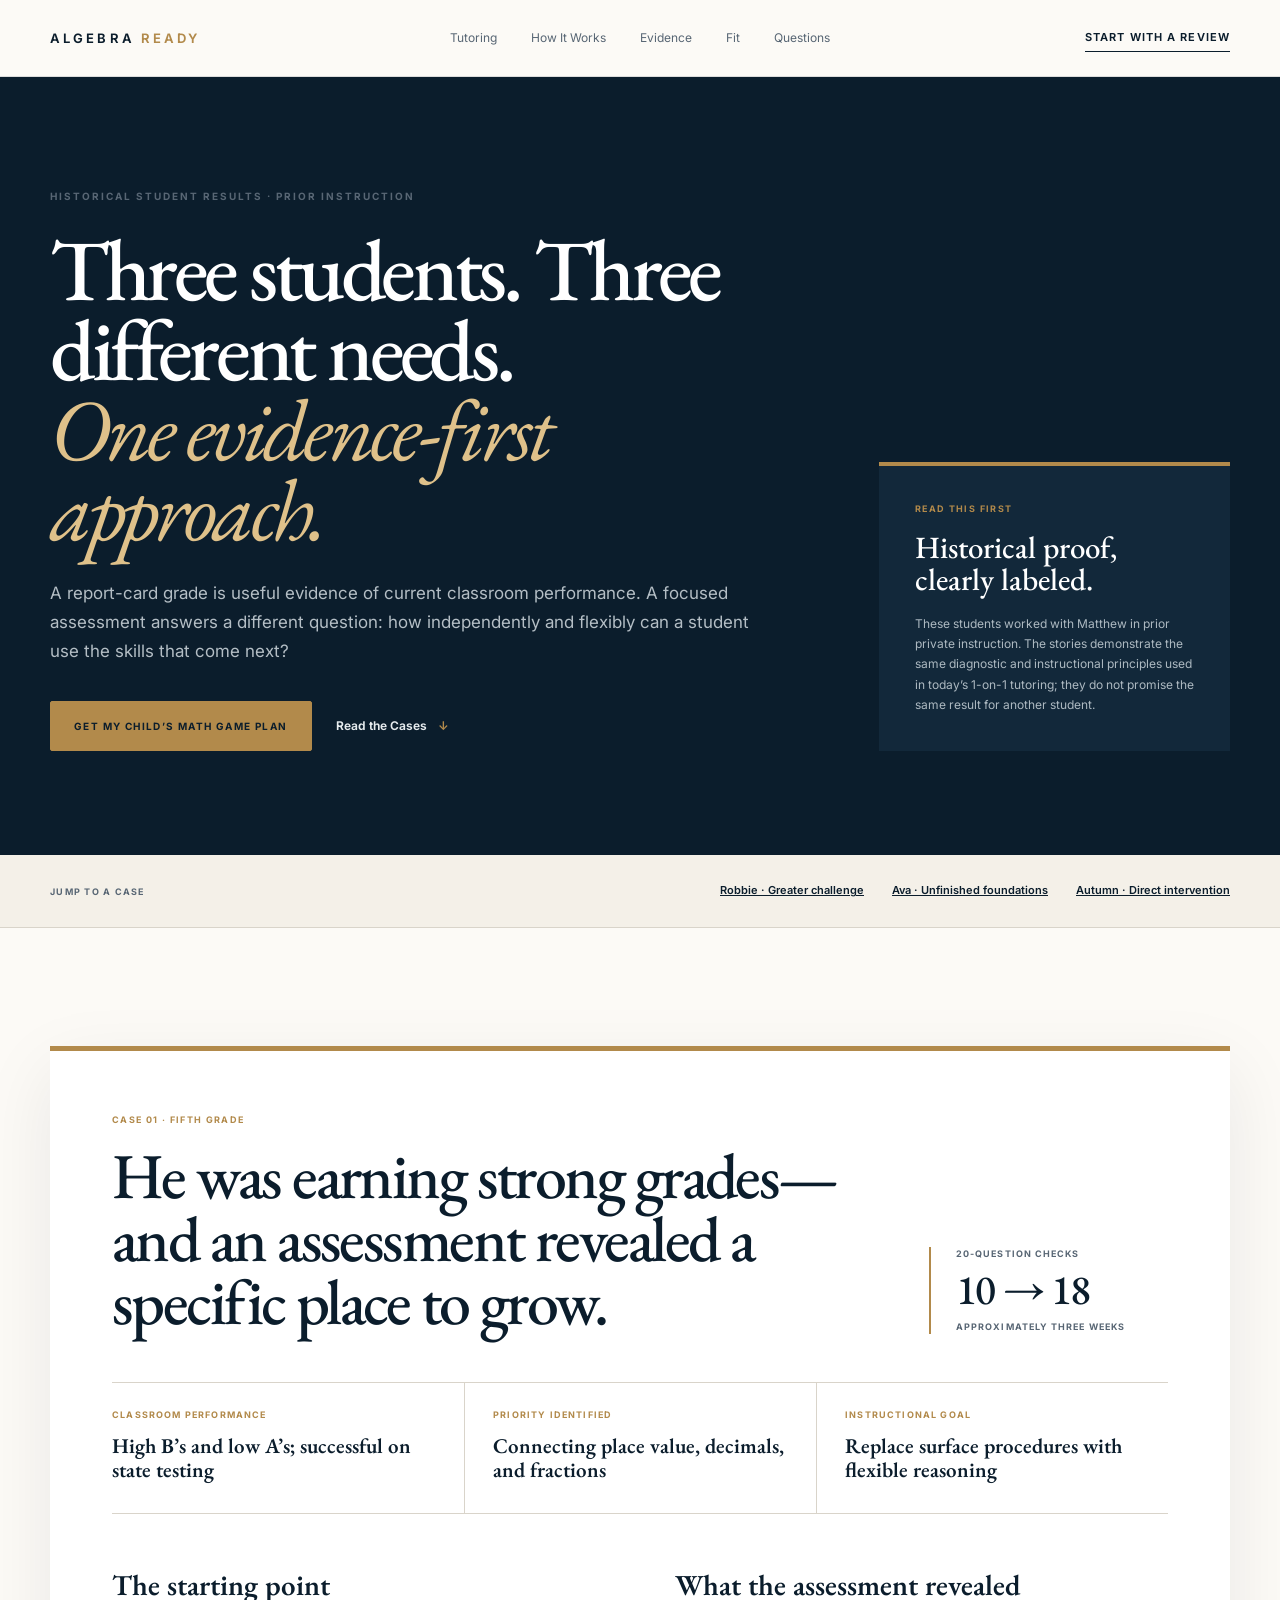
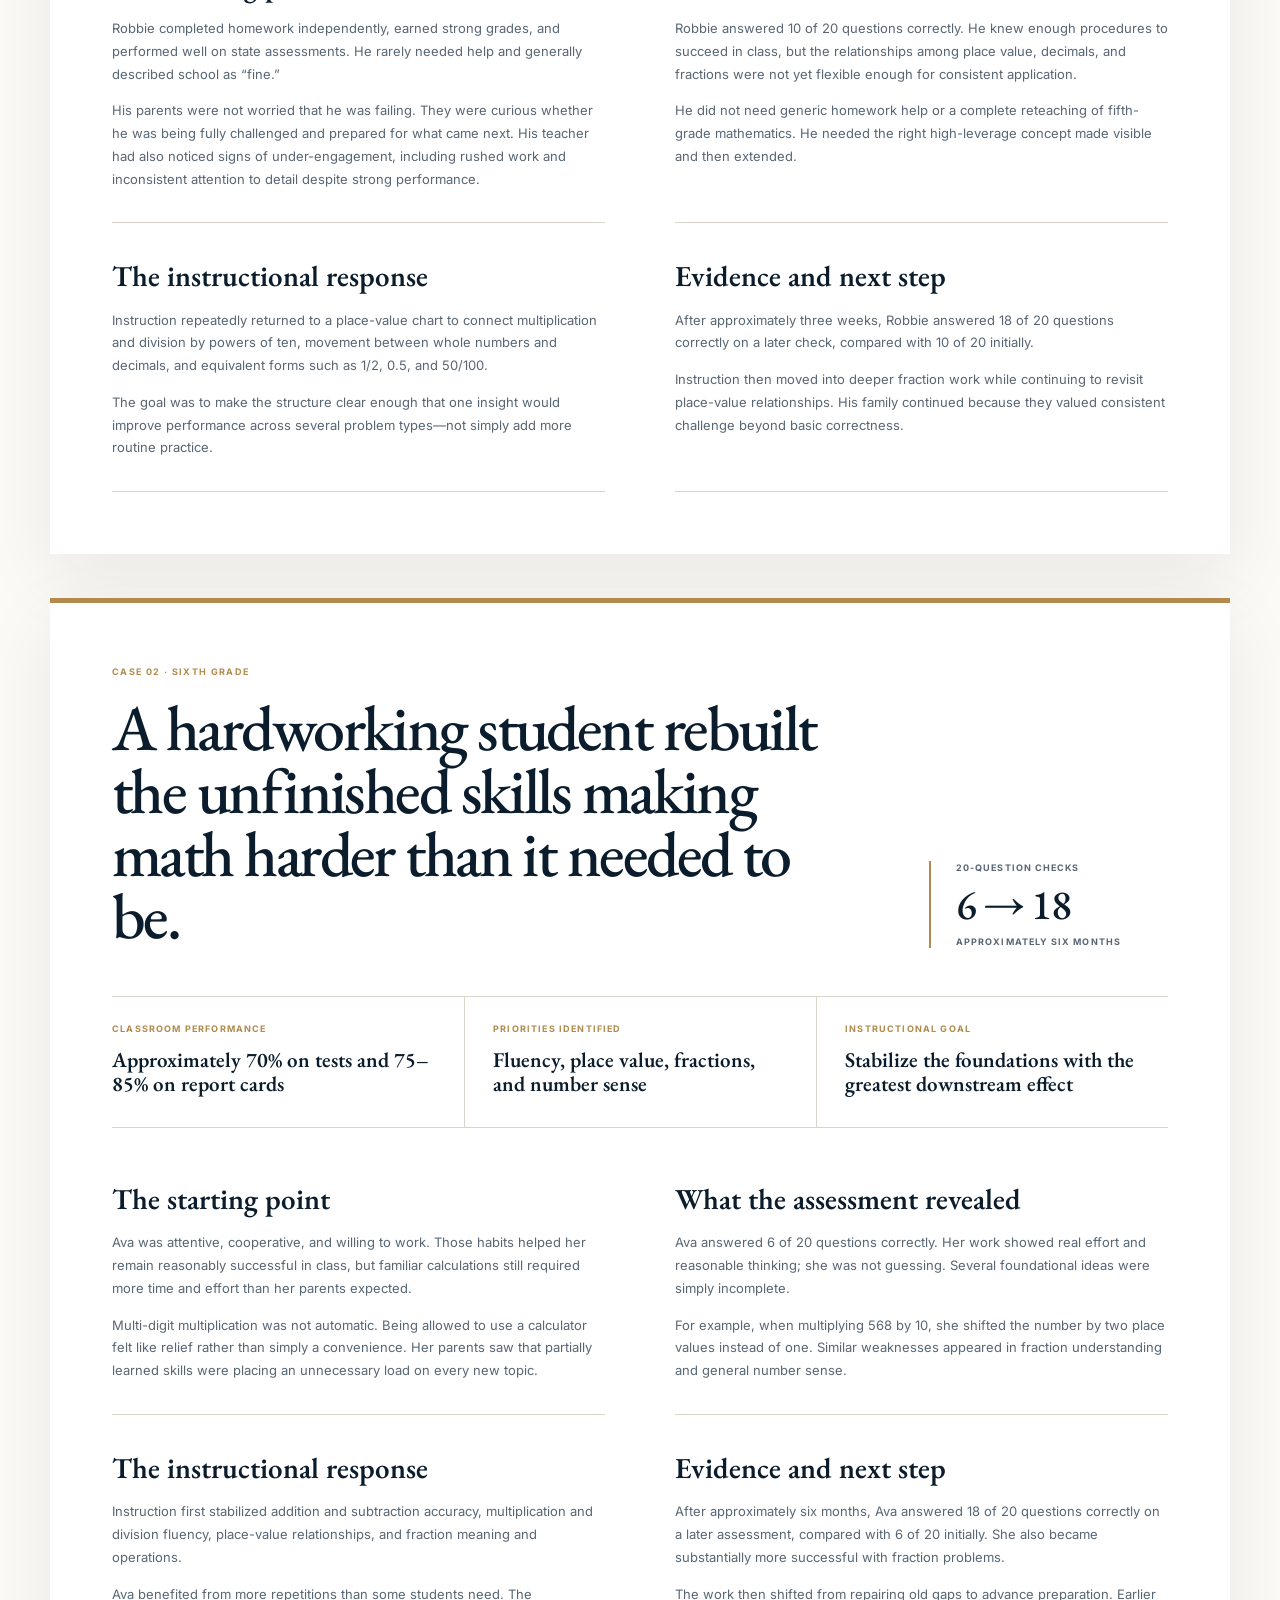
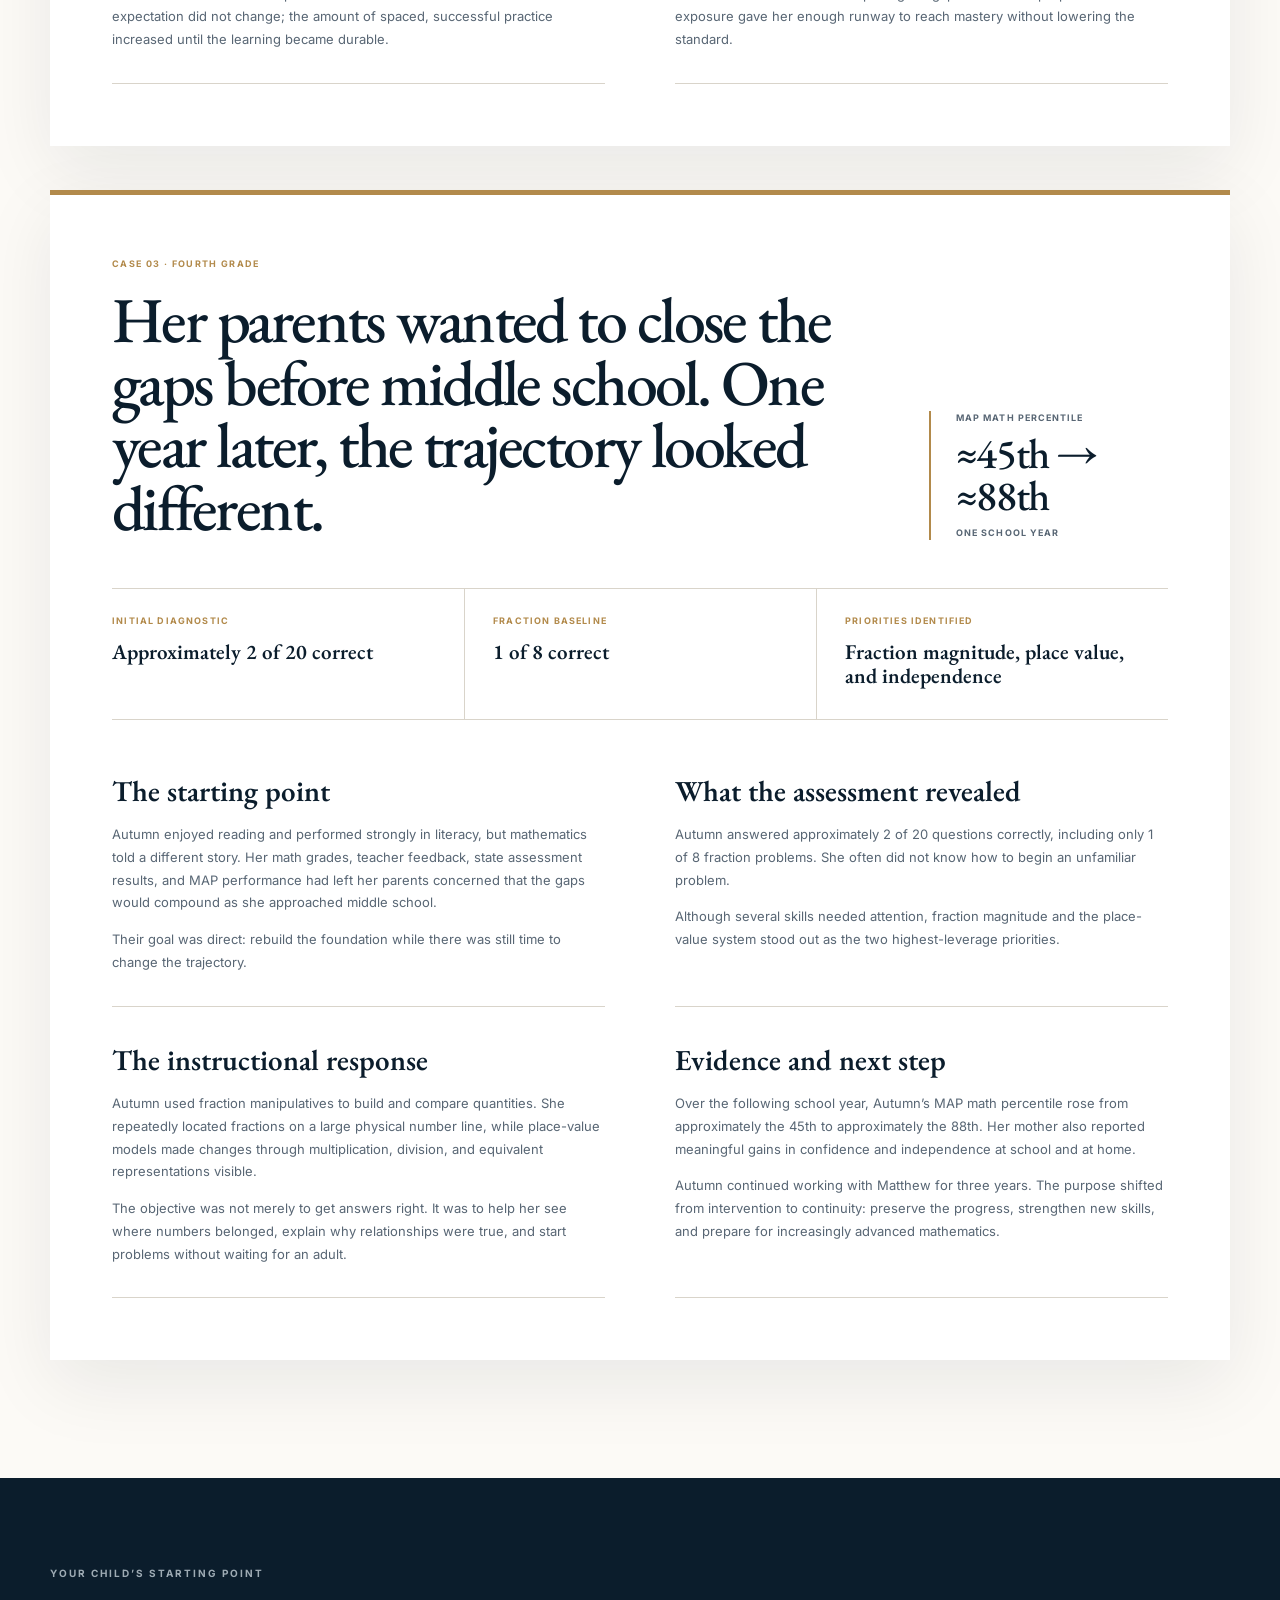
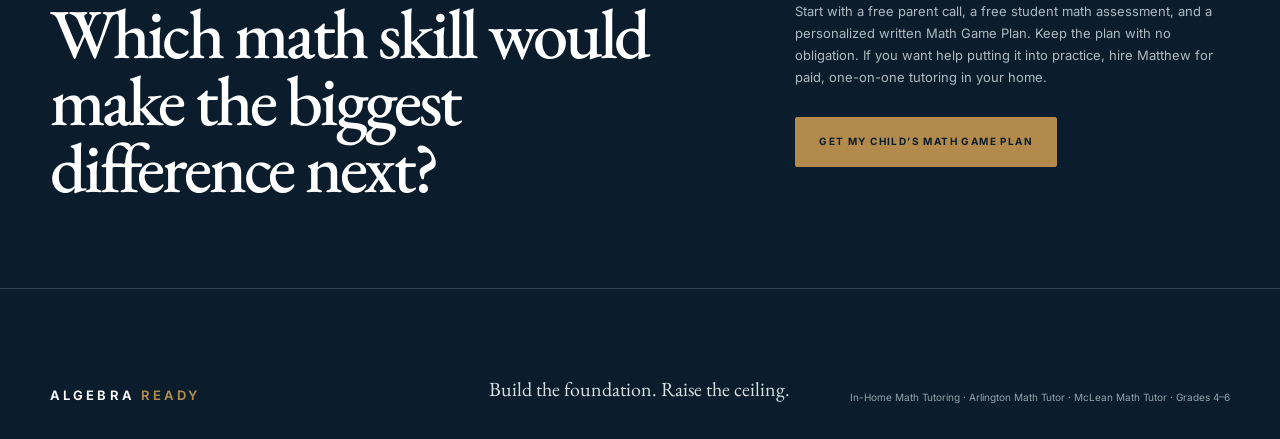
<file: case-studies.html>
<!doctype html>
<html lang="en">
  <head>
    <!-- Google tag (gtag.js) -->
    <script async src="https://www.googletagmanager.com/gtag/js?id=AW-18494563087"></script>
    <script>
      window.dataLayer = window.dataLayer || [];
      function gtag(){dataLayer.push(arguments);}
      gtag('js', new Date());
      gtag('config', 'AW-18494563087');
    </script>
    <meta charset="utf-8" />
    <meta name="viewport" content="width=device-width, initial-scale=1" />
    <meta
      name="description"
      content="Three historical Algebra Ready student case studies showing how precise mathematics instruction supported extension, unfinished foundations, and intervention needs."
    />
    <meta name="robots" content="index,follow" />
    <meta name="theme-color" content="#0b1d2c" />
    <meta property="og:type" content="website" />
    <meta property="og:site_name" content="Algebra Ready" />
    <meta property="og:title" content="Elementary Math Tutoring Results &amp; Case Studies | Algebra Ready" />
    <meta
      property="og:description"
      content="Specific starting points, focused instruction, and measurable historical progress from three students Matthew taught."
    />
    <meta name="twitter:card" content="summary" />
    <title>Elementary Math Tutoring Results &amp; Case Studies | Algebra Ready</title>
    <link rel="canonical" href="https://algebraready.io/case-studies.html" />
    <link rel="icon" href="favicon.svg" type="image/svg+xml" />
    <link rel="preconnect" href="https://fonts.googleapis.com" />
    <link rel="preconnect" href="https://fonts.gstatic.com" crossorigin />
    <link
      href="https://fonts.googleapis.com/css2?family=EB+Garamond:wght@400;500;600&amp;family=Inter:wght@400;500;600;700&amp;display=swap"
      rel="stylesheet"
    />
    <link rel="stylesheet" href="styles.css" />
  </head>
  <body class="case-studies-page">
    <a class="skip-link" href="#main">Skip to content</a>
    <header class="site-header">
      <div class="shell header-inner">
        <a
          class="wordmark"
          href="/#top"
          aria-label="Algebra Ready home"
          ><span>ALGEBRA</span> <em>READY</em></a
        >
        <nav class="desktop-nav" aria-label="Primary navigation">
          <a href="/#tutoring">Tutoring</a
          ><a href="/#method">How It Works</a
          ><a href="/#stories">Evidence</a
          ><a href="/#fit">Fit</a
          ><a href="/#questions">Questions</a>
        </nav>
        <a class="header-cta" href="/#review">Start with a review</a>
      </div>
    </header>
    <main id="main">
      <section class="case-study-hero">
        <div class="shell case-study-hero-layout">
          <div>
            <p class="eyebrow">
              Historical student results · Prior instruction
            </p>
            <h1>
              Three students. Three different needs.
              <em>One evidence-first approach.</em>
            </h1>
            <p class="case-study-hero-lead">
              A report-card grade is useful evidence of current classroom
              performance. A focused assessment answers a different question:
              how independently and flexibly can a student use the skills that
              come next?
            </p>
            <div class="hero-actions">
              <a class="button button-gold" href="/#review"
                >Get My Child’s Math Game Plan</a
              ><a class="text-link light-link" href="#case-studies"
                >Read the Cases <span aria-hidden="true">↓</span></a
              >
            </div>
          </div>
          <aside class="case-proof-note">
            <p class="story-label">Read this first</p>
            <strong>Historical proof, clearly labeled.</strong>
            <p>
              These students worked with Matthew in prior private instruction.
              The stories demonstrate the same diagnostic and instructional
              principles used in today’s 1-on-1 tutoring; they do not promise
              the same result for another student.
            </p>
          </aside>
        </div>
      </section>
      <nav class="case-study-jump" aria-label="Case study navigation">
        <div class="shell">
          <span>Jump to a case</span>
          <a href="#robbie">Robbie · Greater challenge</a>
          <a href="#ava">Ava · Unfinished foundations</a>
          <a href="#autumn">Autumn · Direct intervention</a>
        </div>
      </nav>
      <section class="case-study-list section-pad" id="case-studies">
        <div class="shell">
          <article class="case-study-detail" id="robbie">
            <header class="case-study-heading">
              <div>
                <p class="story-label">Case 01 · Fifth grade</p>
                <h2>
                  He was earning strong grades—and an assessment revealed a
                  specific place to grow.
                </h2>
              </div>
              <div class="case-study-score">
                <span>20-question checks</span>
                <strong>10 → 18</strong>
                <small>Approximately three weeks</small>
              </div>
            </header>
            <dl class="case-study-facts">
              <div>
                <dt>Classroom performance</dt>
                <dd>High B’s and low A’s; successful on state testing</dd>
              </div>
              <div>
                <dt>Priority identified</dt>
                <dd>Connecting place value, decimals, and fractions</dd>
              </div>
              <div>
                <dt>Instructional goal</dt>
                <dd>Replace surface procedures with flexible reasoning</dd>
              </div>
            </dl>
            <div class="case-study-copy">
              <section>
                <h3>The starting point</h3>
                <p>
                  Robbie completed homework independently, earned strong grades,
                  and performed well on state assessments. He rarely needed help
                  and generally described school as “fine.”
                </p>
                <p>
                  His parents were not worried that he was failing. They were
                  curious whether he was being fully challenged and prepared for
                  what came next. His teacher had also noticed signs of
                  under-engagement, including rushed work and inconsistent
                  attention to detail despite strong performance.
                </p>
              </section>
              <section>
                <h3>What the assessment revealed</h3>
                <p>
                  Robbie answered 10 of 20 questions correctly. He knew enough
                  procedures to succeed in class, but the relationships among
                  place value, decimals, and fractions were not yet flexible
                  enough for consistent application.
                </p>
                <p>
                  He did not need generic homework help or a complete reteaching
                  of fifth-grade mathematics. He needed the right high-leverage
                  concept made visible and then extended.
                </p>
              </section>
              <section>
                <h3>The instructional response</h3>
                <p>
                  Instruction repeatedly returned to a place-value chart to
                  connect multiplication and division by powers of ten, movement
                  between whole numbers and decimals, and equivalent forms such
                  as 1/2, 0.5, and 50/100.
                </p>
                <p>
                  The goal was to make the structure clear enough that one
                  insight would improve performance across several problem
                  types—not simply add more routine practice.
                </p>
              </section>
              <section>
                <h3>Evidence and next step</h3>
                <p>
                  After approximately three weeks, Robbie answered 18 of 20
                  questions correctly on a later check, compared with 10 of 20
                  initially.
                </p>
                <p>
                  Instruction then moved into deeper fraction work while
                  continuing to revisit place-value relationships. His family
                  continued because they valued consistent challenge beyond
                  basic correctness.
                </p>
              </section>
            </div>
          </article>

          <article class="case-study-detail" id="ava">
            <header class="case-study-heading">
              <div>
                <p class="story-label">Case 02 · Sixth grade</p>
                <h2>
                  A hardworking student rebuilt the unfinished skills making
                  math harder than it needed to be.
                </h2>
              </div>
              <div class="case-study-score">
                <span>20-question checks</span>
                <strong>6 → 18</strong>
                <small>Approximately six months</small>
              </div>
            </header>
            <dl class="case-study-facts">
              <div>
                <dt>Classroom performance</dt>
                <dd>Approximately 70% on tests and 75–85% on report cards</dd>
              </div>
              <div>
                <dt>Priorities identified</dt>
                <dd>Fluency, place value, fractions, and number sense</dd>
              </div>
              <div>
                <dt>Instructional goal</dt>
                <dd>
                  Stabilize the foundations with the greatest downstream effect
                </dd>
              </div>
            </dl>
            <div class="case-study-copy">
              <section>
                <h3>The starting point</h3>
                <p>
                  Ava was attentive, cooperative, and willing to work. Those
                  habits helped her remain reasonably successful in class, but
                  familiar calculations still required more time and effort than
                  her parents expected.
                </p>
                <p>
                  Multi-digit multiplication was not automatic. Being allowed to
                  use a calculator felt like relief rather than simply a
                  convenience. Her parents saw that partially learned skills
                  were placing an unnecessary load on every new topic.
                </p>
              </section>
              <section>
                <h3>What the assessment revealed</h3>
                <p>
                  Ava answered 6 of 20 questions correctly. Her work showed real
                  effort and reasonable thinking; she was not guessing. Several
                  foundational ideas were simply incomplete.
                </p>
                <p>
                  For example, when multiplying 568 by 10, she shifted the
                  number by two place values instead of one. Similar weaknesses
                  appeared in fraction understanding and general number sense.
                </p>
              </section>
              <section>
                <h3>The instructional response</h3>
                <p>
                  Instruction first stabilized addition and subtraction
                  accuracy, multiplication and division fluency, place-value
                  relationships, and fraction meaning and operations.
                </p>
                <p>
                  Ava benefited from more repetitions than some students need.
                  The expectation did not change; the amount of spaced,
                  successful practice increased until the learning became
                  durable.
                </p>
              </section>
              <section>
                <h3>Evidence and next step</h3>
                <p>
                  After approximately six months, Ava answered 18 of 20
                  questions correctly on a later assessment, compared with 6 of
                  20 initially. She also became substantially more successful
                  with fraction problems.
                </p>
                <p>
                  The work then shifted from repairing old gaps to advance
                  preparation. Earlier exposure gave her enough runway to reach
                  mastery without lowering the standard.
                </p>
              </section>
            </div>
          </article>

          <article class="case-study-detail" id="autumn">
            <header class="case-study-heading">
              <div>
                <p class="story-label">Case 03 · Fourth grade</p>
                <h2>
                  Her parents wanted to close the gaps before middle school. One
                  year later, the trajectory looked different.
                </h2>
              </div>
              <div class="case-study-score">
                <span>MAP math percentile</span>
                <strong>≈45th → ≈88th</strong>
                <small>One school year</small>
              </div>
            </header>
            <dl class="case-study-facts">
              <div>
                <dt>Initial diagnostic</dt>
                <dd>Approximately 2 of 20 correct</dd>
              </div>
              <div>
                <dt>Fraction baseline</dt>
                <dd>1 of 8 correct</dd>
              </div>
              <div>
                <dt>Priorities identified</dt>
                <dd>Fraction magnitude, place value, and independence</dd>
              </div>
            </dl>
            <div class="case-study-copy">
              <section>
                <h3>The starting point</h3>
                <p>
                  Autumn enjoyed reading and performed strongly in literacy, but
                  mathematics told a different story. Her math grades, teacher
                  feedback, state assessment results, and MAP performance had
                  left her parents concerned that the gaps would compound as she
                  approached middle school.
                </p>
                <p>
                  Their goal was direct: rebuild the foundation while there was
                  still time to change the trajectory.
                </p>
              </section>
              <section>
                <h3>What the assessment revealed</h3>
                <p>
                  Autumn answered approximately 2 of 20 questions correctly,
                  including only 1 of 8 fraction problems. She often did not
                  know how to begin an unfamiliar problem.
                </p>
                <p>
                  Although several skills needed attention, fraction magnitude
                  and the place-value system stood out as the two
                  highest-leverage priorities.
                </p>
              </section>
              <section>
                <h3>The instructional response</h3>
                <p>
                  Autumn used fraction manipulatives to build and compare
                  quantities. She repeatedly located fractions on a large
                  physical number line, while place-value models made changes
                  through multiplication, division, and equivalent
                  representations visible.
                </p>
                <p>
                  The objective was not merely to get answers right. It was to
                  help her see where numbers belonged, explain why relationships
                  were true, and start problems without waiting for an adult.
                </p>
              </section>
              <section>
                <h3>Evidence and next step</h3>
                <p>
                  Over the following school year, Autumn’s MAP math percentile
                  rose from approximately the 45th to approximately the 88th.
                  Her mother also reported meaningful gains in confidence and
                  independence at school and at home.
                </p>
                <p>
                  Autumn continued working with Matthew for three years. The
                  purpose shifted from intervention to continuity: preserve the
                  progress, strengthen new skills, and prepare for increasingly
                  advanced mathematics.
                </p>
              </section>
            </div>
          </article>
        </div>
      </section>
      <section class="case-study-cta">
        <div class="shell case-study-cta-layout">
          <div>
            <p class="section-index light">Your child’s starting point</p>
            <h2>Which math skill would make the biggest difference next?</h2>
          </div>
          <div>
            <p>
              Start with a free parent call, a free student math assessment, and a personalized written Math Game Plan. Keep the plan with no obligation. If you want help putting it into practice, hire Matthew for paid, one-on-one tutoring in your home.
            </p>
            <a class="button button-gold" href="/#review"
              >Get My Child’s Math Game Plan</a
            >
          </div>
        </div>
      </section>
    </main>
    <footer class="site-footer">
      <div class="shell footer-inner">
        <a
          class="wordmark footer-wordmark"
          href="/#top"
          aria-label="Algebra Ready home"
          ><span>ALGEBRA</span> <em>READY</em></a
        >
        <p>Build the foundation. Raise the ceiling.</p>
        <p><a href="in-home-math-tutoring.html">In-Home Math Tutoring</a> · <a href="arlington-math-tutor.html">Arlington Math Tutor</a> · <a href="mclean-math-tutor.html">McLean Math Tutor</a> · Grades 4–6</p>
      </div>
    </footer>
  </body>
</html>
</file>
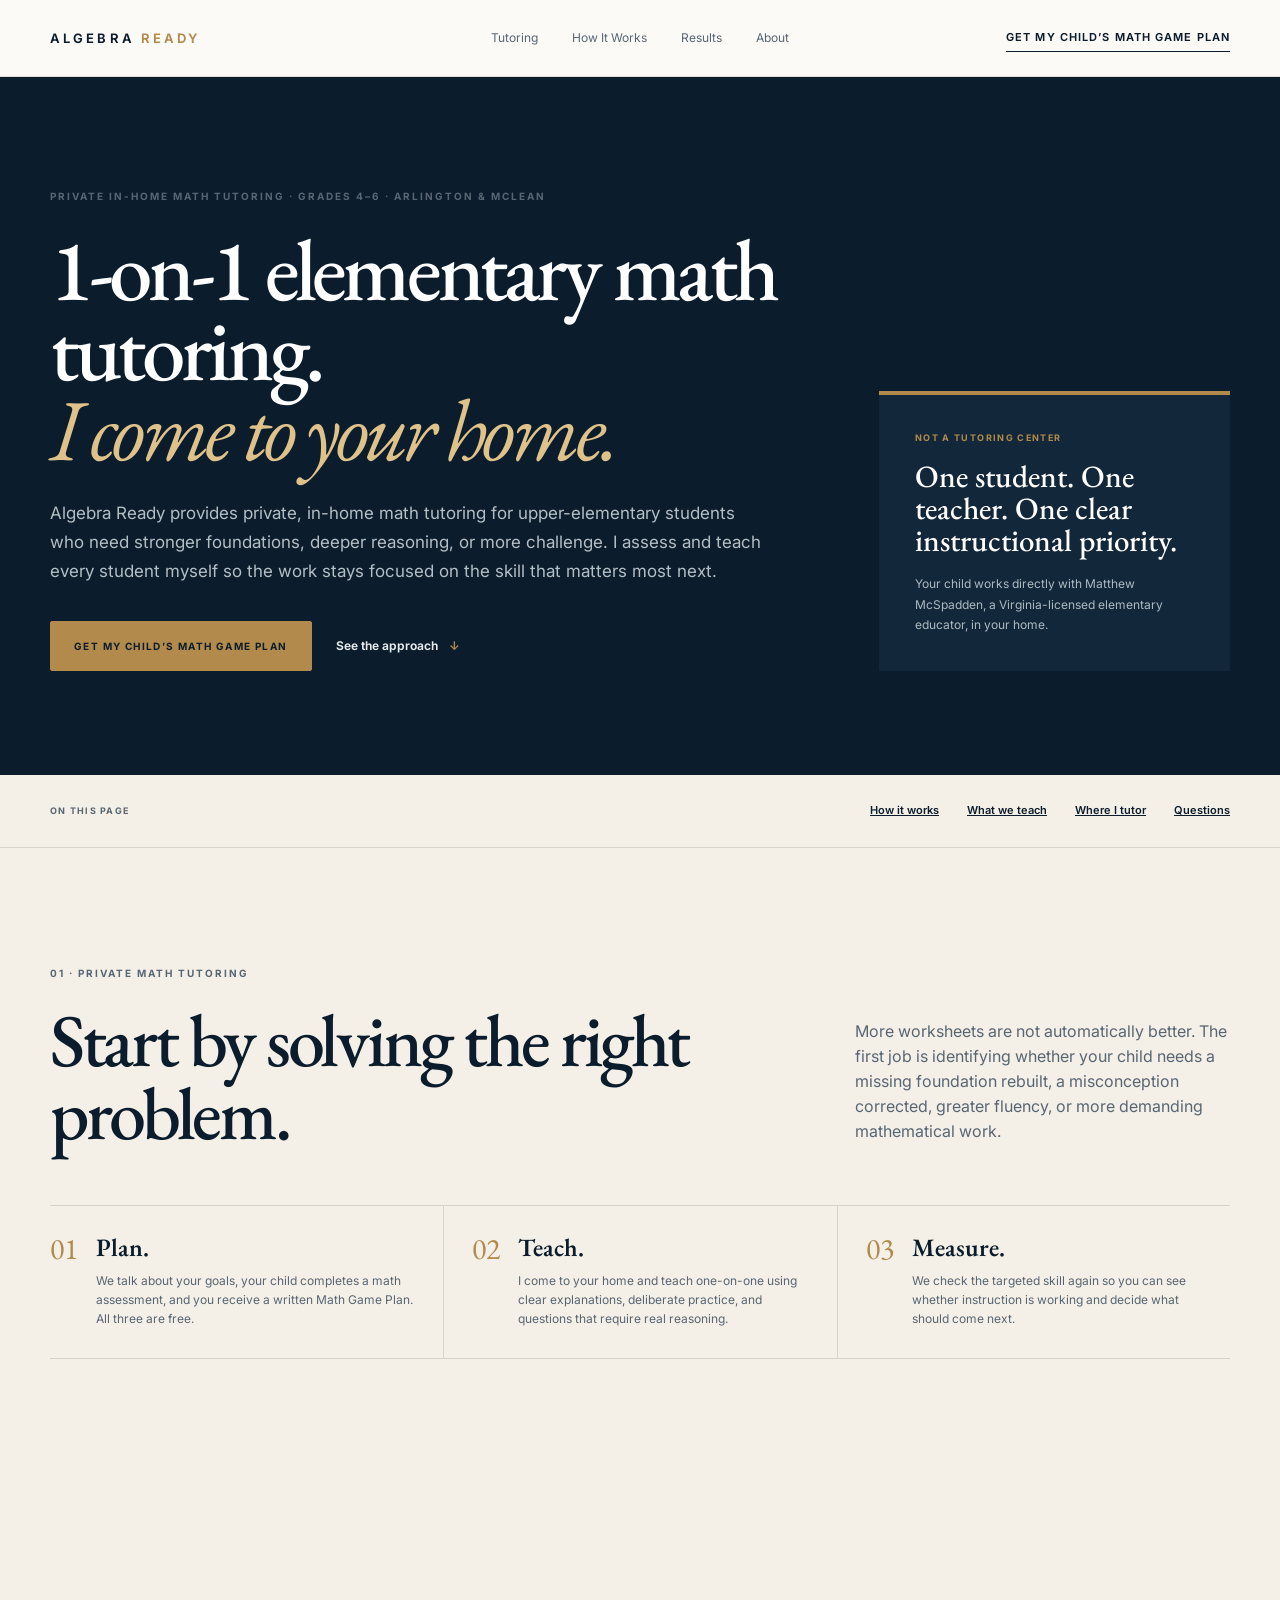
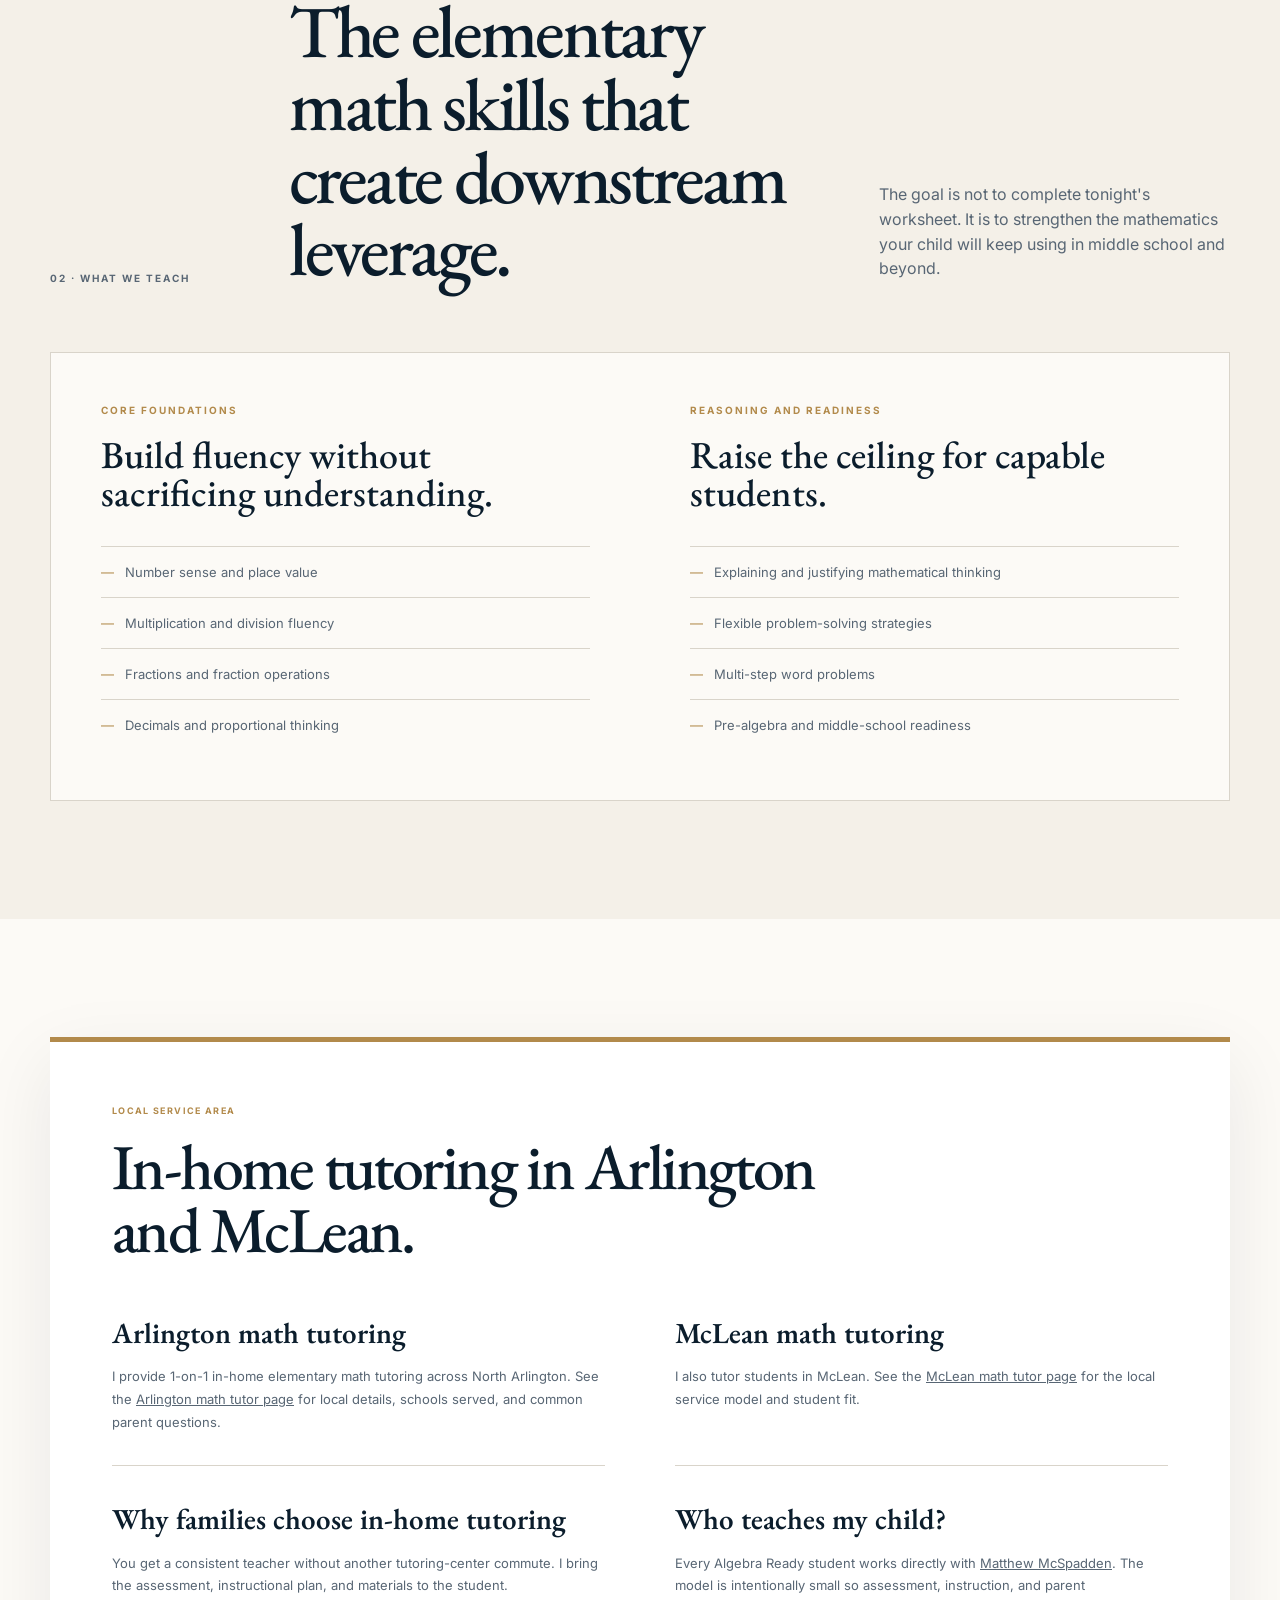
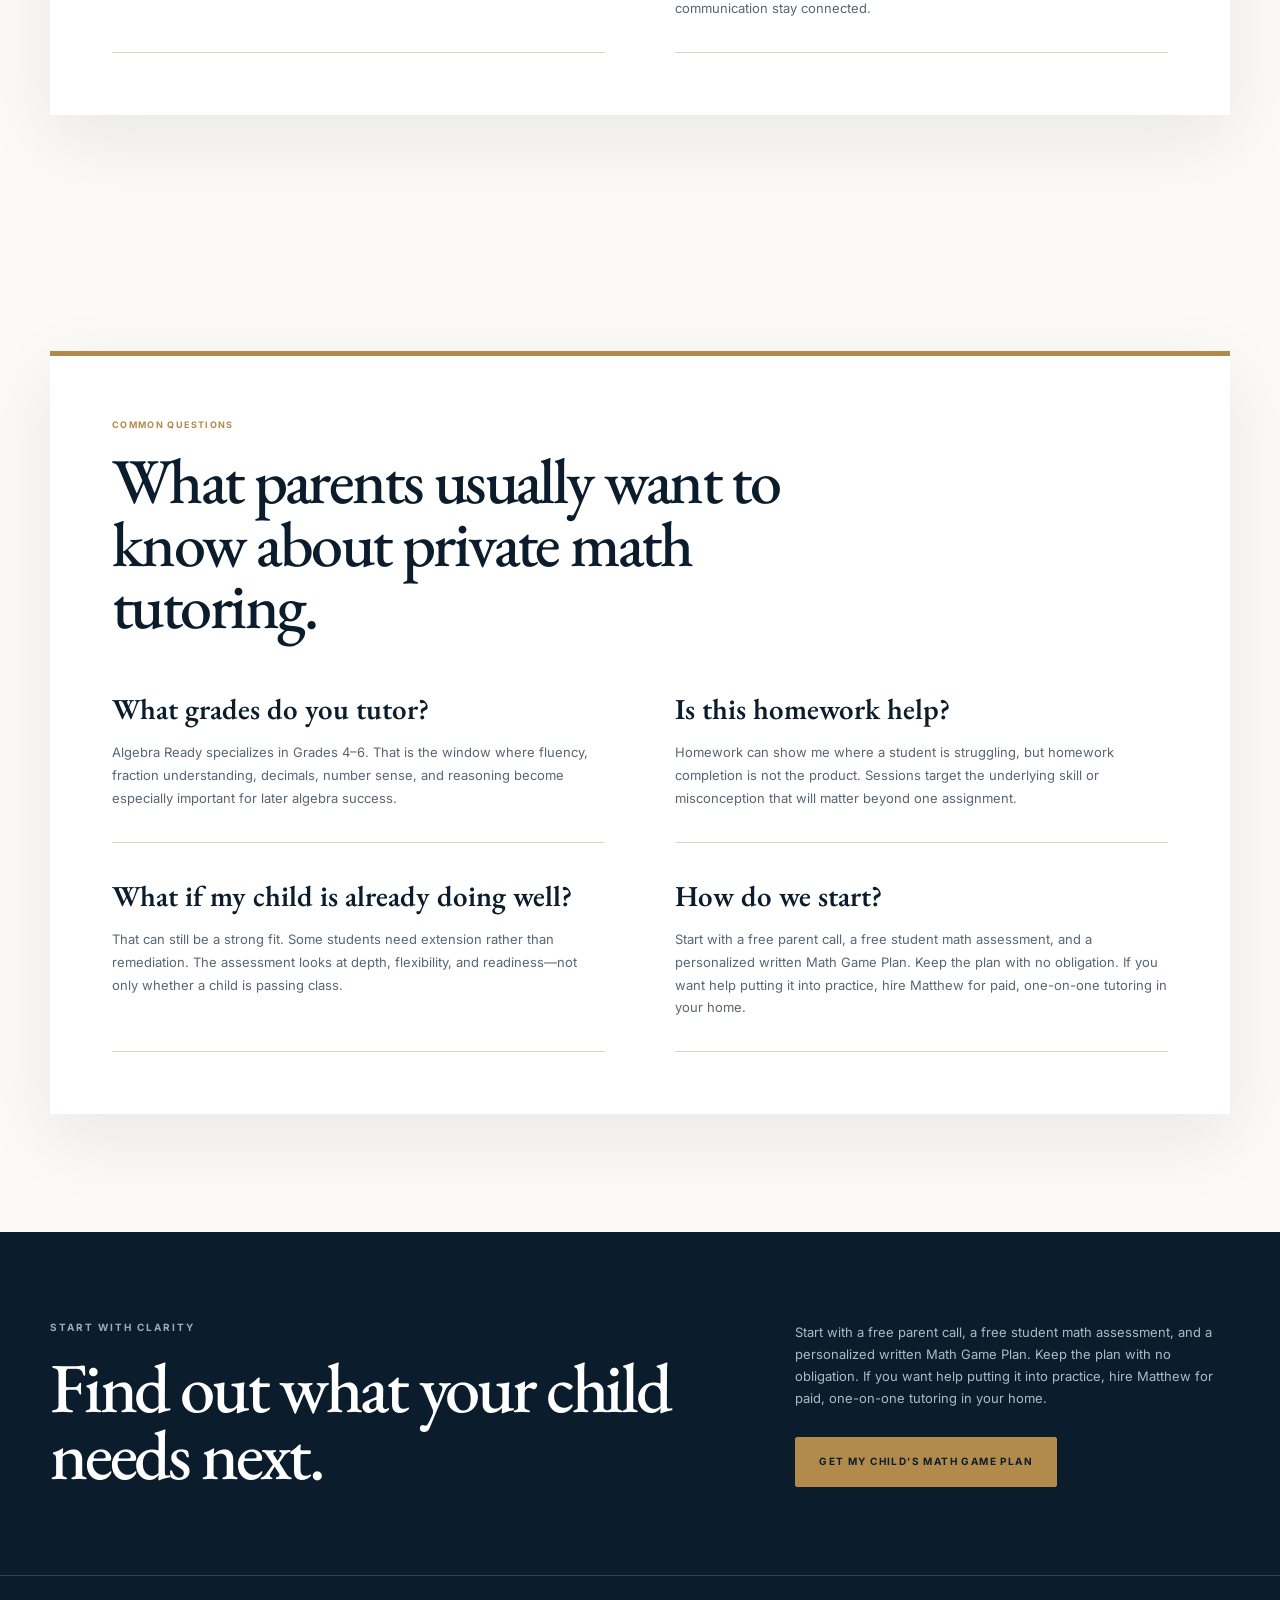
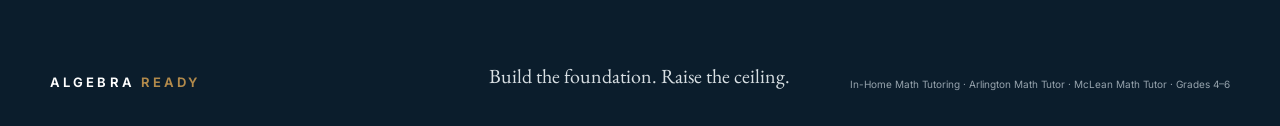
<file: in-home-math-tutoring.html>
<!doctype html>
<html lang="en">
  <head>
    <!-- Google tag (gtag.js) -->
    <script async src="https://www.googletagmanager.com/gtag/js?id=AW-18494563087"></script>
    <script>
      window.dataLayer = window.dataLayer || [];
      function gtag(){dataLayer.push(arguments);}
      gtag('js', new Date());
      gtag('config', 'AW-18494563087');
    </script>
    <meta charset="utf-8" />
    <meta name="viewport" content="width=device-width, initial-scale=1" />
    <meta name="description" content="1-on-1 in-home elementary math tutoring for Grades 4–6 in Northern Virginia. Private math instruction in Arlington and McLean focused on number sense, fractions, fluency, reasoning, and algebra readiness." />
    <meta name="robots" content="index,follow" />
    <meta name="theme-color" content="#0b1d2c" />
    <meta property="og:type" content="website" />
    <meta property="og:site_name" content="Algebra Ready" />
    <meta property="og:title" content="In-Home Elementary Math Tutor | Arlington & McLean | Algebra Ready" />
    <meta property="og:description" content="Private 1-on-1 math tutoring that comes to your home in Arlington and McLean for Grades 4–6." />
    <meta name="twitter:card" content="summary" />
    <title>In-Home Elementary Math Tutor | Arlington & McLean | Algebra Ready</title>
    <link rel="canonical" href="https://algebraready.io/in-home-math-tutoring.html" />
    <link rel="icon" href="favicon.svg" type="image/svg+xml" />
    <link rel="preconnect" href="https://fonts.googleapis.com" />
    <link rel="preconnect" href="https://fonts.gstatic.com" crossorigin />
    <link href="https://fonts.googleapis.com/css2?family=EB+Garamond:wght@400;500;600&amp;family=Inter:wght@400;500;600;700&amp;display=swap" rel="stylesheet" />
    <link rel="stylesheet" href="styles.css" />
    <script type="application/ld+json">
      {
        "@context":"https://schema.org",
        "@type":"Service",
        "@id":"https://algebraready.io/in-home-math-tutoring.html#service",
        "name":"1-on-1 In-Home Elementary Math Tutoring",
        "url":"https://algebraready.io/in-home-math-tutoring.html",
        "serviceType":"Private in-home elementary math tutoring",
        "provider":{"@id":"https://algebraready.io/#organization"},
        "areaServed":[
          {"@type":"Place","name":"Arlington, Virginia"},
          {"@type":"Place","name":"McLean, Virginia"}
        ],
        "audience":{"@type":"EducationalAudience","educationalRole":"student"},
        "description":"1-on-1 in-home math tutoring for students in Grades 4–6 focused on number sense, fluency, fractions, decimals, mathematical reasoning, and algebra readiness."
      }
    </script>
  </head>
  <body class="case-studies-page">
    <a class="skip-link" href="#main">Skip to content</a>
    <header class="site-header">
      <div class="shell header-inner">
        <a class="wordmark" href="/#top" aria-label="Algebra Ready home"><span>ALGEBRA</span> <em>READY</em></a>
        <nav class="desktop-nav" aria-label="Primary navigation">
          <a href="in-home-math-tutoring.html" aria-current="page">Tutoring</a>
          <a href="/#method">How It Works</a>
          <a href="case-studies.html">Results</a>
          <a href="about-matthew-mcspadden.html">About</a>
        </nav>
        <a class="header-cta" href="/#review">Get My Child’s Math Game Plan</a>
      </div>
    </header>

    <main id="main">
      <section class="case-study-hero">
        <div class="shell case-study-hero-layout">
          <div>
            <p class="eyebrow">Private in-home math tutoring · Grades 4–6 · Arlington & McLean</p>
            <h1>1-on-1 elementary math tutoring.<em>I come to your home.</em></h1>
            <p class="case-study-hero-lead">Algebra Ready provides private, in-home math tutoring for upper-elementary students who need stronger foundations, deeper reasoning, or more challenge. I assess and teach every student myself so the work stays focused on the skill that matters most next.</p>
            <div class="hero-actions">
              <a class="button button-gold" href="/#review">Get My Child’s Math Game Plan</a>
              <a class="text-link light-link" href="#approach">See the approach <span aria-hidden="true">↓</span></a>
            </div>
          </div>
          <aside class="case-proof-note">
            <p class="story-label">Not a tutoring center</p>
            <strong>One student. One teacher. One clear instructional priority.</strong>
            <p>Your child works directly with Matthew McSpadden, a Virginia-licensed elementary educator, in your home.</p>
          </aside>
        </div>
      </section>

      <nav class="case-study-jump" aria-label="In-home tutoring page navigation">
        <div class="shell">
          <span>On this page</span>
          <a href="#approach">How it works</a>
          <a href="#skills">What we teach</a>
          <a href="#areas">Where I tutor</a>
          <a href="#questions">Questions</a>
        </div>
      </nav>

      <section class="academy section-pad" id="approach">
        <div class="shell">
          <div class="section-heading split-heading">
            <div>
              <p class="section-index">01 · Private math tutoring</p>
              <h2>Start by solving the right problem.</h2>
            </div>
            <p>More worksheets are not automatically better. The first job is identifying whether your child needs a missing foundation rebuilt, a misconception corrected, greater fluency, or more demanding mathematical work.</p>
          </div>
          <ol class="simple-plan" aria-label="Three steps from conversation to progress">
            <li><span aria-hidden="true">01</span><div><h3>Plan.</h3><p>We talk about your goals, your child completes a math assessment, and you receive a written Math Game Plan. All three are free.</p></div></li>
            <li><span aria-hidden="true">02</span><div><h3>Teach.</h3><p>I come to your home and teach one-on-one using clear explanations, deliberate practice, and questions that require real reasoning.</p></div></li>
            <li><span aria-hidden="true">03</span><div><h3>Measure.</h3><p>We check the targeted skill again so you can see whether instruction is working and decide what should come next.</p></div></li>
          </ol>
        </div>
      </section>

      <section class="fit section-pad" id="skills">
        <div class="shell">
          <div class="section-heading fit-heading">
            <p class="section-index">02 · What we teach</p>
            <h2>The elementary math skills that create downstream leverage.</h2>
            <p>The goal is not to complete tonight's worksheet. It is to strengthen the mathematics your child will keep using in middle school and beyond.</p>
          </div>
          <div class="fit-grid">
            <article>
              <p class="fit-label">Core foundations</p>
              <h3>Build fluency without sacrificing understanding.</h3>
              <ul>
                <li>Number sense and place value</li>
                <li>Multiplication and division fluency</li>
                <li>Fractions and fraction operations</li>
                <li>Decimals and proportional thinking</li>
              </ul>
            </article>
            <article>
              <p class="fit-label">Reasoning and readiness</p>
              <h3>Raise the ceiling for capable students.</h3>
              <ul>
                <li>Explaining and justifying mathematical thinking</li>
                <li>Flexible problem-solving strategies</li>
                <li>Multi-step word problems</li>
                <li>Pre-algebra and middle-school readiness</li>
              </ul>
            </article>
          </div>
        </div>
      </section>

      <section class="case-study-list section-pad" id="areas">
        <div class="shell">
          <article class="case-study-detail">
            <header class="case-study-heading">
              <div>
                <p class="story-label">Local service area</p>
                <h2>In-home tutoring in Arlington and McLean.</h2>
              </div>
            </header>
            <div class="case-study-copy">
              <section>
                <h3>Arlington math tutoring</h3>
                <p>I provide 1-on-1 in-home elementary math tutoring across North Arlington. See the <a href="arlington-math-tutor.html">Arlington math tutor page</a> for local details, schools served, and common parent questions.</p>
              </section>
              <section>
                <h3>McLean math tutoring</h3>
                <p>I also tutor students in McLean. See the <a href="mclean-math-tutor.html">McLean math tutor page</a> for the local service model and student fit.</p>
              </section>
              <section>
                <h3>Why families choose in-home tutoring</h3>
                <p>You get a consistent teacher without another tutoring-center commute. I bring the assessment, instructional plan, and materials to the student.</p>
              </section>
              <section>
                <h3>Who teaches my child?</h3>
                <p>Every Algebra Ready student works directly with <a href="about-matthew-mcspadden.html">Matthew McSpadden</a>. The model is intentionally small so assessment, instruction, and parent communication stay connected.</p>
              </section>
            </div>
          </article>
        </div>
      </section>

      <section class="case-study-list section-pad" id="questions">
        <div class="shell">
          <article class="case-study-detail">
            <header class="case-study-heading">
              <div>
                <p class="story-label">Common questions</p>
                <h2>What parents usually want to know about private math tutoring.</h2>
              </div>
            </header>
            <div class="case-study-copy">
              <section>
                <h3>What grades do you tutor?</h3>
                <p>Algebra Ready specializes in Grades 4–6. That is the window where fluency, fraction understanding, decimals, number sense, and reasoning become especially important for later algebra success.</p>
              </section>
              <section>
                <h3>Is this homework help?</h3>
                <p>Homework can show me where a student is struggling, but homework completion is not the product. Sessions target the underlying skill or misconception that will matter beyond one assignment.</p>
              </section>
              <section>
                <h3>What if my child is already doing well?</h3>
                <p>That can still be a strong fit. Some students need extension rather than remediation. The assessment looks at depth, flexibility, and readiness—not only whether a child is passing class.</p>
              </section>
              <section>
                <h3>How do we start?</h3>
                <p>Start with a free parent call, a free student math assessment, and a personalized written Math Game Plan. Keep the plan with no obligation. If you want help putting it into practice, hire Matthew for paid, one-on-one tutoring in your home.</p>
              </section>
            </div>
          </article>
        </div>
      </section>

      <section class="case-study-cta">
        <div class="shell case-study-cta-layout">
          <div>
            <p class="section-index light">Start with clarity</p>
            <h2>Find out what your child needs next.</h2>
          </div>
          <div>
            <p>Start with a free parent call, a free student math assessment, and a personalized written Math Game Plan. Keep the plan with no obligation. If you want help putting it into practice, hire Matthew for paid, one-on-one tutoring in your home.</p>
            <a class="button button-gold" href="/#review">Get My Child’s Math Game Plan</a>
          </div>
        </div>
      </section>
    </main>

    <footer class="site-footer">
      <div class="shell footer-inner">
        <a class="wordmark footer-wordmark" href="/#top" aria-label="Algebra Ready home"><span>ALGEBRA</span> <em>READY</em></a>
        <p>Build the foundation. Raise the ceiling.</p>
        <p><a href="in-home-math-tutoring.html">In-Home Math Tutoring</a> · <a href="arlington-math-tutor.html">Arlington Math Tutor</a> · <a href="mclean-math-tutor.html">McLean Math Tutor</a> · Grades 4–6</p>
      </div>
    </footer>
  </body>
</html>
</file>
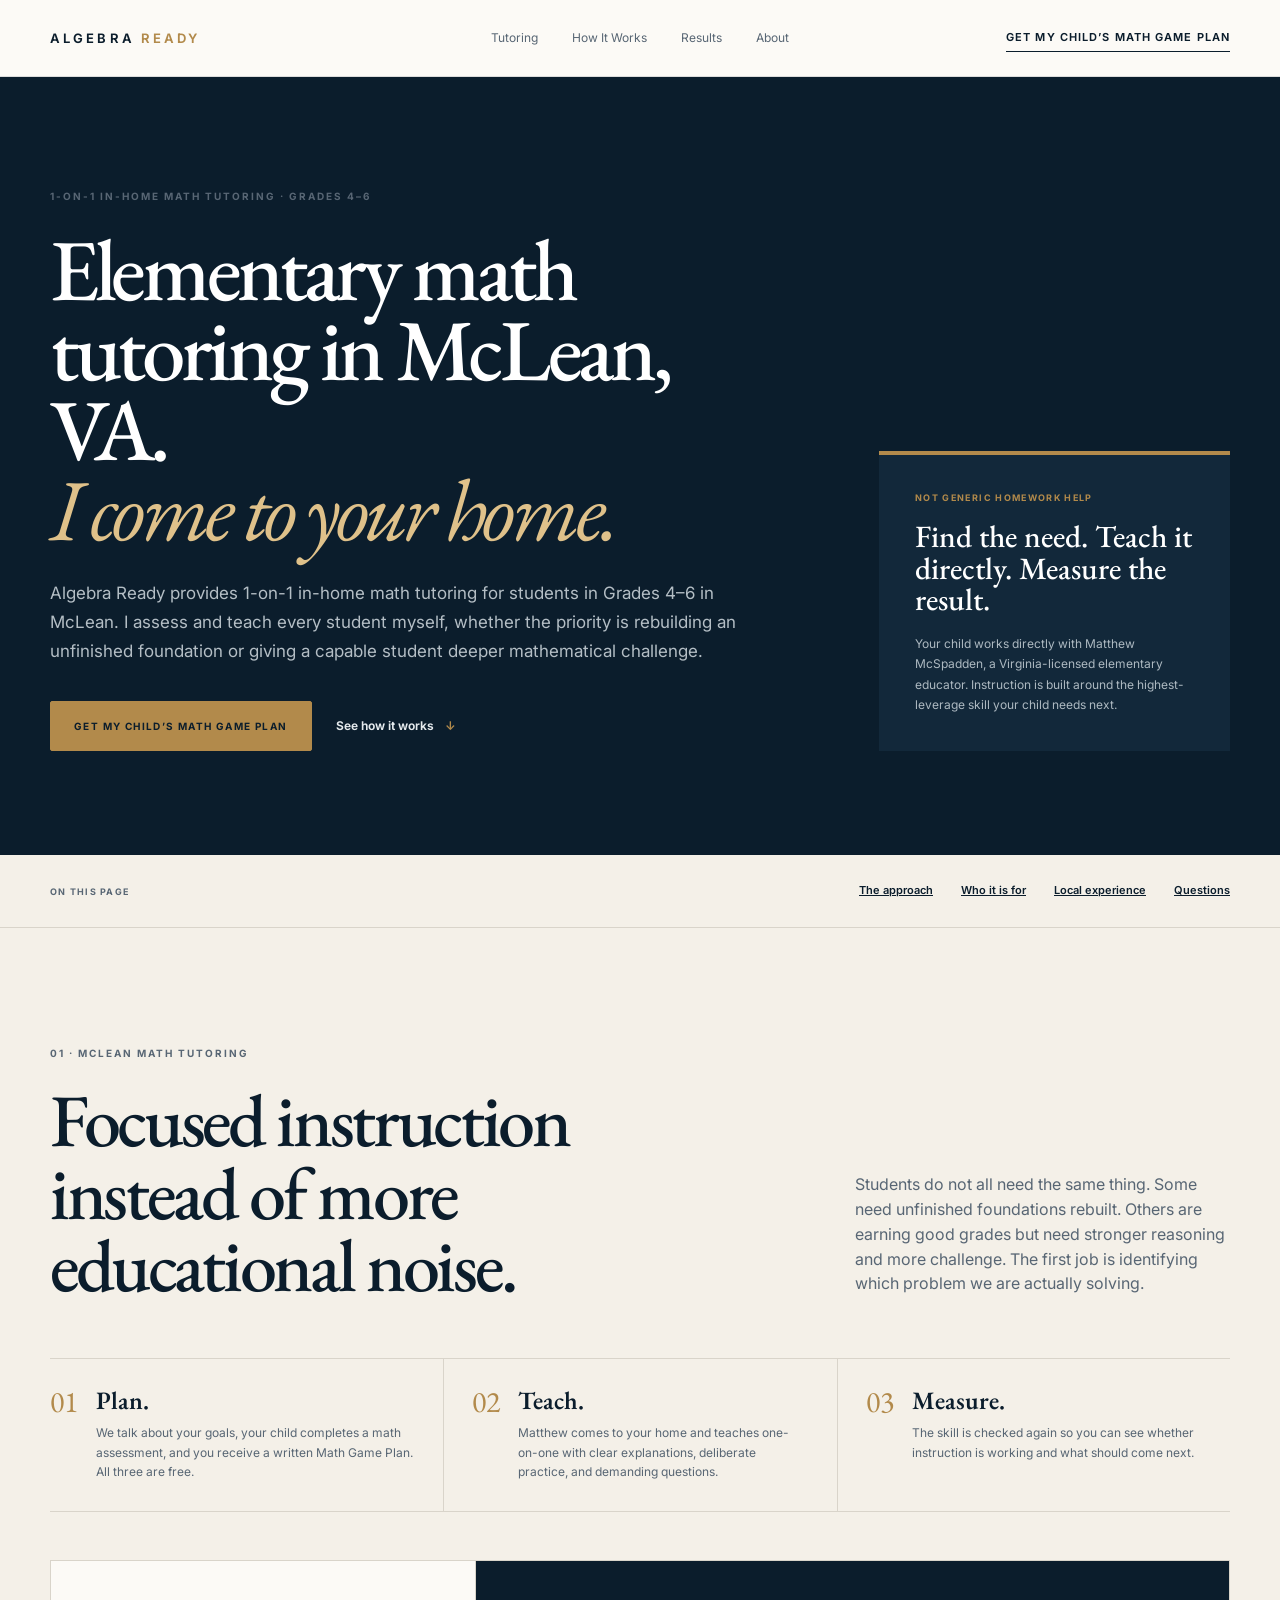
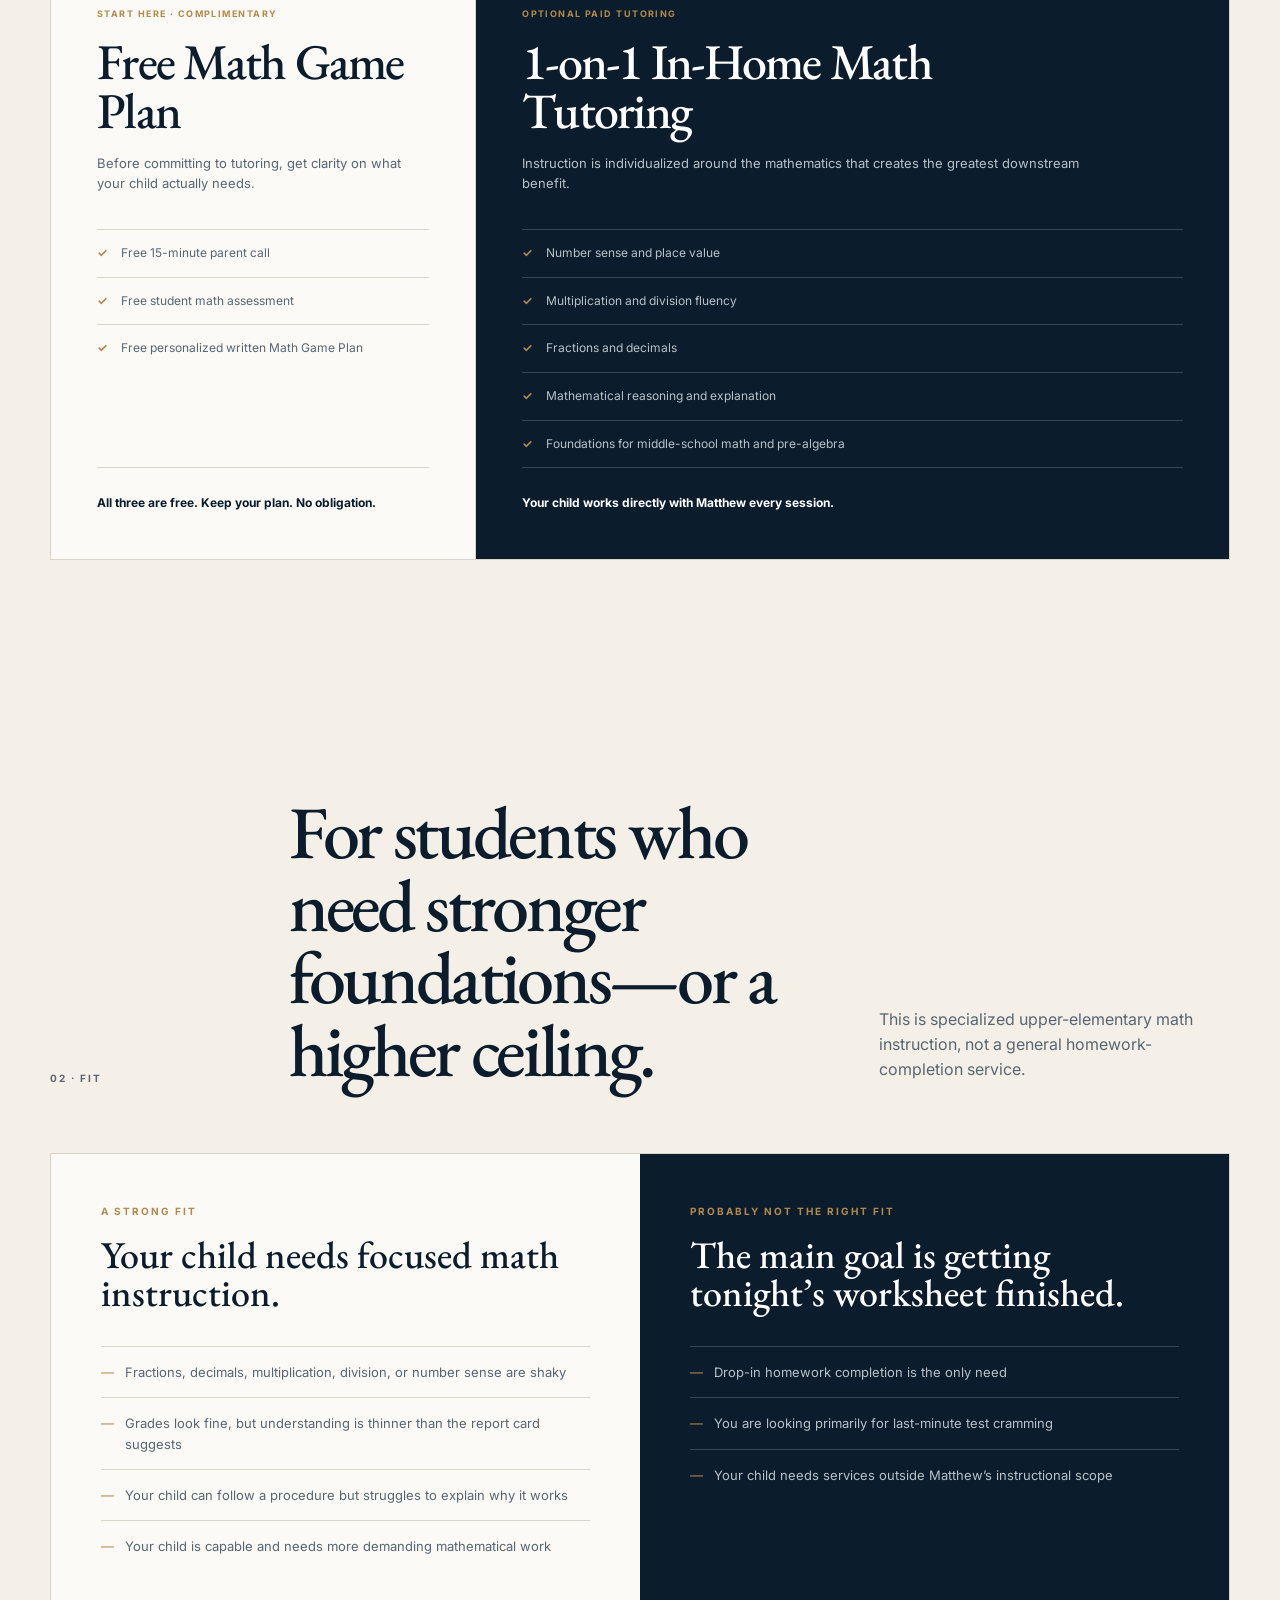
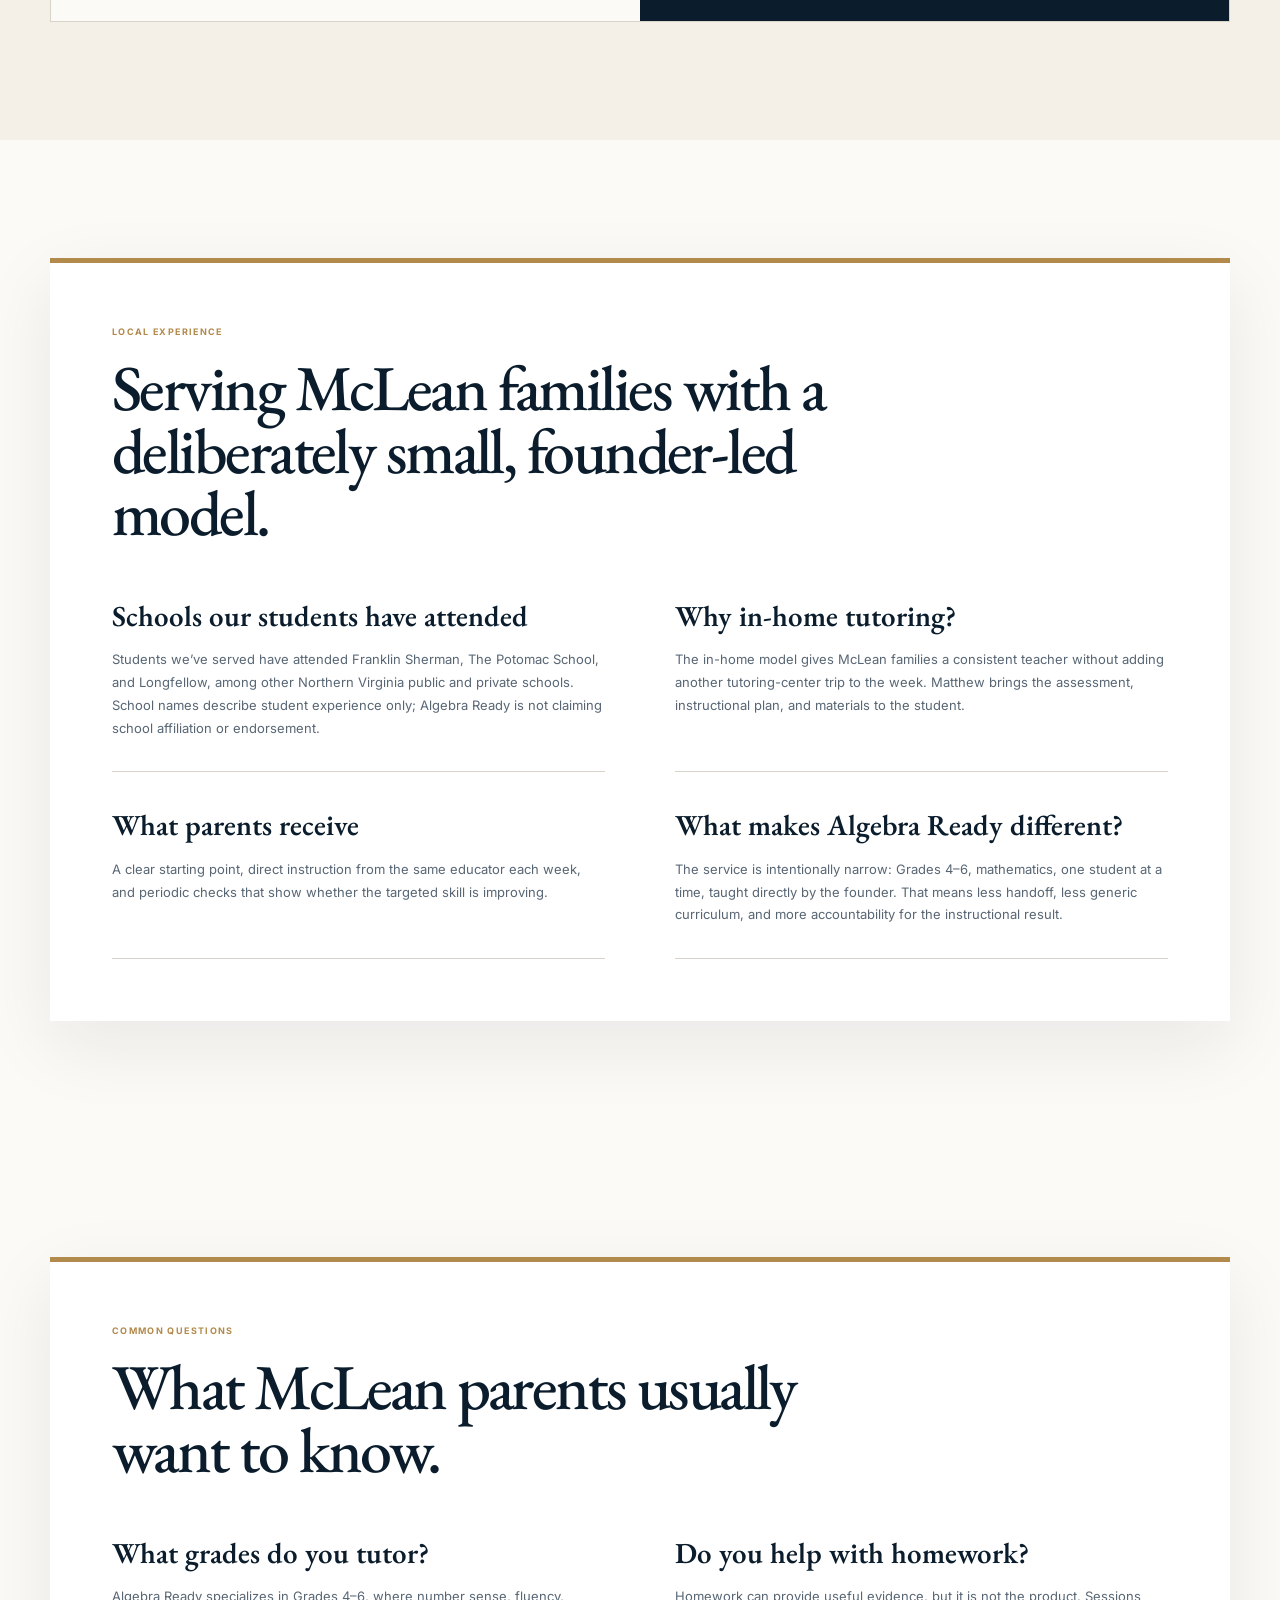
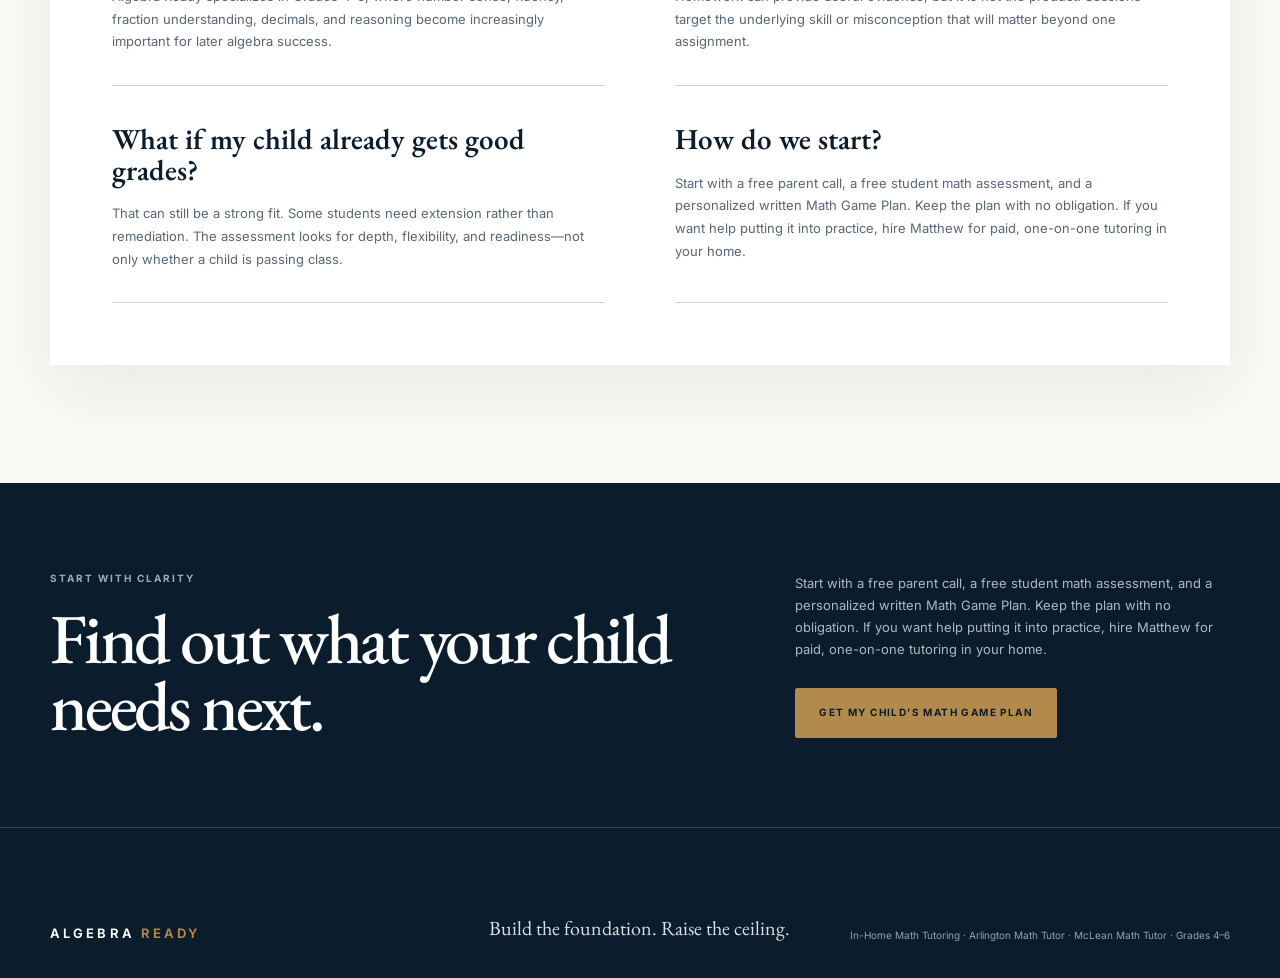
<file: mclean-math-tutor.html>
<!doctype html>
<html lang="en">
  <head>
    <!-- Google tag (gtag.js) -->
    <script async src="https://www.googletagmanager.com/gtag/js?id=AW-18494563087"></script>
    <script>
      window.dataLayer = window.dataLayer || [];
      function gtag(){dataLayer.push(arguments);}
      gtag('js', new Date());
      gtag('config', 'AW-18494563087');
    </script>
    <meta charset="utf-8" />
    <meta name="viewport" content="width=device-width, initial-scale=1" />
    <meta name="description" content="1-on-1 in-home elementary math tutoring in McLean, VA for Grades 4–6. Fractions, number sense, fluency, reasoning, and algebra readiness." />
    <meta name="robots" content="index,follow" />
    <meta name="theme-color" content="#0b1d2c" />
    <meta property="og:type" content="website" />
    <meta property="og:site_name" content="Algebra Ready" />
    <meta property="og:title" content="Elementary Math Tutor in McLean, VA | Algebra Ready" />
    <meta property="og:description" content="1-on-1 in-home elementary math tutoring in McLean, VA for Grades 4–6. Fractions, number sense, fluency, reasoning, and algebra readiness." />
    <meta name="twitter:card" content="summary" />
    <title>Elementary Math Tutor in McLean, VA | Algebra Ready</title>
    <link rel="canonical" href="https://algebraready.io/mclean-math-tutor.html" />
    <link rel="icon" href="favicon.svg" type="image/svg+xml" />
    <link rel="preconnect" href="https://fonts.googleapis.com" />
    <link rel="preconnect" href="https://fonts.gstatic.com" crossorigin />
    <link href="https://fonts.googleapis.com/css2?family=EB+Garamond:wght@400;500;600&amp;family=Inter:wght@400;500;600;700&amp;display=swap" rel="stylesheet" />
    <link rel="stylesheet" href="styles.css" />
    <script type="application/ld+json">
      {
        "@context":"https://schema.org",
        "@type":"Service",
        "name":"1-on-1 In-Home Elementary Math Tutoring in McLean, VA",
        "url":"https://algebraready.io/mclean-math-tutor.html",
        "provider":{"@id":"https://algebraready.io/#organization","@type":"Organization","name":"Algebra Ready","url":"https://algebraready.io/"},
        "areaServed":{"@type":"Place","name":"McLean, Virginia"},
        "audience":{"@type":"EducationalAudience","educationalRole":"student"},
        "description":"1-on-1 in-home elementary math tutoring in McLean, VA for Grades 4–6. Fractions, number sense, fluency, reasoning, and algebra readiness."
      }
    </script>
  </head>
  <body class="case-studies-page">
    <a class="skip-link" href="#main">Skip to content</a>
    <header class="site-header">
      <div class="shell header-inner">
        <a class="wordmark" href="/#top" aria-label="Algebra Ready home"><span>ALGEBRA</span> <em>READY</em></a>
        <nav class="desktop-nav" aria-label="Primary navigation">
          <a href="in-home-math-tutoring.html">Tutoring</a>
          <a href="/#method">How It Works</a>
          <a href="case-studies.html">Results</a>
          <a href="about-matthew-mcspadden.html">About</a>
        </nav>
        <a class="header-cta" href="/#review">Get My Child’s Math Game Plan</a>
      </div>
    </header>

    <main id="main">
      <section class="case-study-hero">
        <div class="shell case-study-hero-layout">
          <div>
            <p class="eyebrow">1-on-1 in-home math tutoring · Grades 4–6</p>
            <h1>Elementary math tutoring in McLean, VA.<em>I come to your home.</em></h1>
            <p class="case-study-hero-lead">Algebra Ready provides 1-on-1 in-home math tutoring for students in Grades 4–6 in McLean. I assess and teach every student myself, whether the priority is rebuilding an unfinished foundation or giving a capable student deeper mathematical challenge.</p>
            <div class="hero-actions">
              <a class="button button-gold" href="/#review">Get My Child’s Math Game Plan</a>
              <a class="text-link light-link" href="#approach">See how it works <span aria-hidden="true">↓</span></a>
            </div>
          </div>
          <aside class="case-proof-note">
            <p class="story-label">Not generic homework help</p>
            <strong>Find the need. Teach it directly. Measure the result.</strong>
            <p>Your child works directly with Matthew McSpadden, a Virginia-licensed elementary educator. Instruction is built around the highest-leverage skill your child needs next.</p>
          </aside>
        </div>
      </section>

      <nav class="case-study-jump" aria-label="McLean tutoring page navigation">
        <div class="shell">
          <span>On this page</span>
          <a href="#approach">The approach</a>
          <a href="#fit">Who it is for</a>
          <a href="#schools">Local experience</a>
          <a href="#questions">Questions</a>
        </div>
      </nav>

      <section class="academy section-pad" id="approach">
        <div class="shell">
          <div class="section-heading split-heading">
            <div>
              <p class="section-index">01 · McLean math tutoring</p>
              <h2>Focused instruction instead of more educational noise.</h2>
            </div>
            <p>Students do not all need the same thing. Some need unfinished foundations rebuilt. Others are earning good grades but need stronger reasoning and more challenge. The first job is identifying which problem we are actually solving.</p>
          </div>
          <ol class="simple-plan" aria-label="Three steps from conversation to progress">
            <li><span aria-hidden="true">01</span><div><h3>Plan.</h3><p>We talk about your goals, your child completes a math assessment, and you receive a written Math Game Plan. All three are free.</p></div></li>
            <li><span aria-hidden="true">02</span><div><h3>Teach.</h3><p>Matthew comes to your home and teaches one-on-one with clear explanations, deliberate practice, and demanding questions.</p></div></li>
            <li><span aria-hidden="true">03</span><div><h3>Measure.</h3><p>The skill is checked again so you can see whether instruction is working and what should come next.</p></div></li>
          </ol>
          <div class="offer-path">
            <article class="offer-step review-step">
              <p class="offer-step-label">Start here · Complimentary</p>
              <h3>Free Math Game Plan</h3>
              <p class="offer-step-intro">Before committing to tutoring, get clarity on what your child actually needs.</p>
              <ul>
                <li>Free 15-minute parent call</li>
                <li>Free student math assessment</li>
                <li>Free personalized written Math Game Plan</li>
              </ul>
              <p class="offer-step-footer"><strong>All three are free. Keep your plan. No obligation.</strong></p>
            </article>
            <article class="offer-step academy-step">
              <p class="offer-step-label">Optional paid tutoring</p>
              <h3>1-on-1 In-Home Math Tutoring</h3>
              <p class="offer-step-intro">Instruction is individualized around the mathematics that creates the greatest downstream benefit.</p>
              <ul>
                <li>Number sense and place value</li>
                <li>Multiplication and division fluency</li>
                <li>Fractions and decimals</li>
                <li>Mathematical reasoning and explanation</li>
                <li>Foundations for middle-school math and pre-algebra</li>
              </ul>
              <p class="offer-step-footer"><strong>Your child works directly with Matthew every session.</strong></p>
            </article>
          </div>
        </div>
      </section>

      <section class="fit section-pad" id="fit">
        <div class="shell">
          <div class="section-heading fit-heading">
            <p class="section-index">02 · Fit</p>
            <h2>For students who need stronger foundations—or a higher ceiling.</h2>
            <p>This is specialized upper-elementary math instruction, not a general homework-completion service.</p>
          </div>
          <div class="fit-grid">
            <article>
              <p class="fit-label">A strong fit</p>
              <h3>Your child needs focused math instruction.</h3>
              <ul>
                <li>Fractions, decimals, multiplication, division, or number sense are shaky</li>
                <li>Grades look fine, but understanding is thinner than the report card suggests</li>
                <li>Your child can follow a procedure but struggles to explain why it works</li>
                <li>Your child is capable and needs more demanding mathematical work</li>
              </ul>
            </article>
            <article class="not-fit">
              <p class="fit-label">Probably not the right fit</p>
              <h3>The main goal is getting tonight’s worksheet finished.</h3>
              <ul>
                <li>Drop-in homework completion is the only need</li>
                <li>You are looking primarily for last-minute test cramming</li>
                <li>Your child needs services outside Matthew’s instructional scope</li>
              </ul>
            </article>
          </div>
        </div>
      </section>

      <section class="case-study-list section-pad" id="schools">
        <div class="shell">
          <article class="case-study-detail">
            <header class="case-study-heading">
              <div>
                <p class="story-label">Local experience</p>
                <h2>Serving McLean families with a deliberately small, founder-led model.</h2>
              </div>
            </header>
            <div class="case-study-copy">
              <section>
                <h3>Schools our students have attended</h3>
                <p>Students we’ve served have attended Franklin Sherman, The Potomac School, and Longfellow, among other Northern Virginia public and private schools. School names describe student experience only; Algebra Ready is not claiming school affiliation or endorsement.</p>
              </section>
              <section>
                <h3>Why in-home tutoring?</h3>
                <p>The in-home model gives McLean families a consistent teacher without adding another tutoring-center trip to the week. Matthew brings the assessment, instructional plan, and materials to the student.</p>
              </section>
              <section>
                <h3>What parents receive</h3>
                <p>A clear starting point, direct instruction from the same educator each week, and periodic checks that show whether the targeted skill is improving.</p>
              </section>
              <section>
                <h3>What makes Algebra Ready different?</h3>
                <p>The service is intentionally narrow: Grades 4–6, mathematics, one student at a time, taught directly by the founder. That means less handoff, less generic curriculum, and more accountability for the instructional result.</p>
              </section>
            </div>
          </article>
        </div>
      </section>

      <section class="case-study-list section-pad" id="questions">
        <div class="shell">
          <article class="case-study-detail">
            <header class="case-study-heading">
              <div>
                <p class="story-label">Common questions</p>
                <h2>What McLean parents usually want to know.</h2>
              </div>
            </header>
            <div class="case-study-copy">
              <section>
                <h3>What grades do you tutor?</h3>
                <p>Algebra Ready specializes in Grades 4–6, where number sense, fluency, fraction understanding, decimals, and reasoning become increasingly important for later algebra success.</p>
              </section>
              <section>
                <h3>Do you help with homework?</h3>
                <p>Homework can provide useful evidence, but it is not the product. Sessions target the underlying skill or misconception that will matter beyond one assignment.</p>
              </section>
              <section>
                <h3>What if my child already gets good grades?</h3>
                <p>That can still be a strong fit. Some students need extension rather than remediation. The assessment looks for depth, flexibility, and readiness—not only whether a child is passing class.</p>
              </section>
              <section>
                <h3>How do we start?</h3>
                <p>Start with a free parent call, a free student math assessment, and a personalized written Math Game Plan. Keep the plan with no obligation. If you want help putting it into practice, hire Matthew for paid, one-on-one tutoring in your home.</p>
              </section>
            </div>
          </article>
        </div>
      </section>

      <section class="case-study-cta">
        <div class="shell case-study-cta-layout">
          <div>
            <p class="section-index light">Start with clarity</p>
            <h2>Find out what your child needs next.</h2>
          </div>
          <div>
            <p>Start with a free parent call, a free student math assessment, and a personalized written Math Game Plan. Keep the plan with no obligation. If you want help putting it into practice, hire Matthew for paid, one-on-one tutoring in your home.</p>
            <a class="button button-gold" href="/#review">Get My Child’s Math Game Plan</a>
          </div>
        </div>
      </section>
    </main>

    <footer class="site-footer">
      <div class="shell footer-inner">
        <a class="wordmark footer-wordmark" href="/#top" aria-label="Algebra Ready home"><span>ALGEBRA</span> <em>READY</em></a>
        <p>Build the foundation. Raise the ceiling.</p>
        <p><a href="in-home-math-tutoring.html">In-Home Math Tutoring</a> · <a href="arlington-math-tutor.html">Arlington Math Tutor</a> · <a href="mclean-math-tutor.html">McLean Math Tutor</a> · Grades 4–6</p>
      </div>
    </footer>
  </body>
</html>
</file>
<file: styles.css>
:root {
  --ink: #0b1d2c;
  --parchment: #f4f0e8;
  --ivory: #fcfaf6;
  --gold: #b28a4b;
  --slate: #586674;
  --line: #d9d4ca;
  --white-line: rgba(255, 255, 255, 0.18);
}

* {
  box-sizing: border-box;
}

html {
  scroll-behavior: smooth;
  scroll-padding-top: 88px;
}

body {
  --serif:
    "EB Garamond", "Iowan Old Style", "Palatino Linotype", Georgia, serif;
  --sans: Inter, Helvetica, Arial, sans-serif;
  margin: 0;
  background: var(--ivory);
  color: var(--ink);
  font-family: var(--sans);
  font-size: 16px;
  line-height: 1.55;
  -webkit-font-smoothing: antialiased;
}

a {
  color: inherit;
}

button,
input,
select,
textarea {
  font: inherit;
}

::selection {
  background: rgba(178, 138, 75, 0.25);
}

:focus-visible {
  outline: 2px solid var(--gold);
  outline-offset: 4px;
}

.skip-link {
  position: fixed;
  z-index: 100;
  top: -80px;
  left: 18px;
  padding: 12px 16px;
  background: var(--ink);
  color: white;
}

.skip-link:focus {
  top: 18px;
}

.shell {
  width: min(1180px, calc(100% - 48px));
  margin-inline: auto;
}

.section-pad {
  padding: 118px 0;
}

.site-header {
  position: sticky;
  z-index: 30;
  top: 0;
  border-bottom: 1px solid rgba(11, 29, 44, 0.13);
  background: rgba(252, 250, 246, 0.92);
  backdrop-filter: blur(18px);
}

.header-inner {
  display: grid;
  grid-template-columns: 1fr auto 1fr;
  align-items: center;
  min-height: 76px;
}

.wordmark {
  justify-self: start;
  text-decoration: none;
  font-size: 13px;
  font-weight: 650;
  letter-spacing: 0.24em;
}

.wordmark em {
  color: var(--gold);
  font-style: normal;
}

.desktop-nav {
  display: flex;
  align-items: center;
  gap: 34px;
}

.desktop-nav a {
  text-decoration: none;
  color: var(--slate);
  font-size: 12px;
  transition: color 160ms ease;
}

.desktop-nav a:hover {
  color: var(--ink);
}

.header-cta {
  justify-self: end;
  border-bottom: 1px solid var(--ink);
  padding: 5px 0;
  text-decoration: none;
  font-size: 11px;
  font-weight: 650;
  letter-spacing: 0.1em;
  text-transform: uppercase;
}

.hero {
  position: relative;
  overflow: hidden;
  padding: 94px 0 0;
  background: var(--parchment);
}

.hero-grid-lines {
  position: absolute;
  inset: 0 0 0 52%;
  opacity: 0.42;
  background-image:
    linear-gradient(rgba(11, 29, 44, 0.07) 1px, transparent 1px),
    linear-gradient(90deg, rgba(11, 29, 44, 0.07) 1px, transparent 1px);
  background-size: 74px 74px;
  mask-image: linear-gradient(to left, #000 34%, transparent 100%);
}

.hero-layout {
  position: relative;
  z-index: 1;
  display: grid;
  grid-template-columns: minmax(0, 1.16fr) minmax(360px, 0.84fr);
  gap: 72px;
  align-items: center;
  min-height: 630px;
  padding-bottom: 88px;
}

.eyebrow,
.section-index,
.fit-label {
  margin: 0;
  font-size: 10px;
  font-weight: 700;
  letter-spacing: 0.2em;
  text-transform: uppercase;
}

.eyebrow,
.section-index {
  color: var(--slate);
}

.hero h1 {
  max-width: 800px;
  margin: 25px 0 28px;
  font-family: var(--serif);
  font-size: clamp(62px, 7vw, 96px);
  font-weight: 500;
  letter-spacing: -0.055em;
  line-height: 0.9;
}

.hero h1 em,
.point-of-view h2 em {
  color: var(--gold);
  font-style: normal;
}

.hero-empathy {
  max-width: 620px;
  margin: 0 0 14px;
  color: var(--ink);
  font-family: var(--serif);
  font-size: 20px;
  font-weight: 600;
  line-height: 1.35;
}

.hero-lead {
  max-width: 620px;
  margin: 0 0 17px;
  color: var(--slate);
  font-size: 19px;
  line-height: 1.6;
}

.hero-outcome {
  max-width: 610px;
  margin: 0 0 34px;
  color: var(--ink);
  font-family: var(--serif);
  font-size: 24px;
  font-weight: 600;
  letter-spacing: -0.01em;
  line-height: 1.2;
}

.hero-actions {
  display: flex;
  flex-wrap: wrap;
  align-items: center;
  gap: 24px;
}

.hero-note {
  max-width: 590px;
  margin: 24px 0 0;
  border-left: 2px solid var(--gold);
  padding-left: 14px;
  color: var(--slate);
  font-size: 11px;
}

.hero-note strong {
  color: var(--ink);
  font-weight: 700;
}

.button {
  display: inline-flex;
  min-height: 50px;
  align-items: center;
  justify-content: center;
  border: 1px solid var(--ink);
  border-radius: 2px;
  padding: 0 23px;
  cursor: pointer;
  text-decoration: none;
  font-size: 10px;
  font-weight: 700;
  letter-spacing: 0.14em;
  text-transform: uppercase;
  transition:
    background 160ms ease,
    color 160ms ease,
    border 160ms ease;
}

.button-primary {
  background: var(--ink);
  color: white;
}

.button-primary:hover {
  background: #16354d;
}

.button-gold {
  border-color: var(--gold);
  background: var(--gold);
  color: var(--ink);
}

.button-gold:hover {
  border-color: #c69d5c;
  background: #c69d5c;
}

.text-link {
  padding: 8px 0;
  text-decoration: none;
  font-size: 12px;
  font-weight: 650;
}

.text-link span {
  padding-left: 8px;
  color: var(--gold);
}

.readiness-card {
  position: relative;
  overflow: hidden;
  min-height: 510px;
  padding: 38px;
  background: var(--ink);
  box-shadow: 0 24px 50px rgba(11, 29, 44, 0.16);
  color: white;
}

.card-orbit {
  position: absolute;
  border: 1px solid rgba(178, 138, 75, 0.48);
  border-radius: 50%;
}

.orbit-one {
  width: 340px;
  height: 340px;
  top: -96px;
  right: -152px;
}

.orbit-two {
  width: 250px;
  height: 250px;
  top: -5px;
  right: -118px;
}

.monogram {
  display: grid;
  width: 68px;
  height: 68px;
  place-items: center;
  border: 1px solid rgba(255, 255, 255, 0.4);
  color: #e4c994;
  font-family: var(--serif);
  font-size: 30px;
  font-weight: 600;
}

.profile-heading {
  position: relative;
  margin: 34px 0 30px;
  border-bottom: 1px solid var(--white-line);
  padding-bottom: 25px;
}

.profile-heading span {
  display: block;
  margin-bottom: 8px;
  color: #aab5bd;
  font-size: 9px;
  letter-spacing: 0.16em;
  text-transform: uppercase;
}

.profile-heading strong {
  display: block;
  max-width: 270px;
  font-family: var(--serif);
  font-size: 35px;
  font-weight: 500;
  line-height: 1;
}

.measure {
  margin-top: 18px;
}

.measure-label {
  display: flex;
  justify-content: space-between;
  gap: 16px;
  margin-bottom: 8px;
  font-size: 11px;
}

.measure-label span {
  color: #d8dee3;
}

.measure-label b {
  color: #dfc18a;
  font-size: 9px;
  font-weight: 650;
  letter-spacing: 0.09em;
  text-transform: uppercase;
}

.measure-track {
  height: 2px;
  background: rgba(255, 255, 255, 0.13);
}

.measure-track span {
  display: block;
  height: 100%;
  background: #dcbf88;
}

.card-note {
  margin: 25px 0 0;
  color: #93a1ab;
  font-size: 9px;
  letter-spacing: 0.12em;
  text-transform: uppercase;
}

.hero-proof-card {
  min-height: 540px;
}

.proof-profile-heading {
  margin-bottom: 24px;
}

.hero-proof-scores {
  position: relative;
  display: grid;
  grid-template-columns: minmax(0, 1fr) auto minmax(0, 1fr);
  gap: 18px;
  align-items: end;
  border-bottom: 1px solid var(--white-line);
  padding-bottom: 24px;
}

.hero-proof-scores > div:last-child {
  text-align: right;
}

.hero-proof-scores span,
.hero-proof-context dt {
  display: block;
  color: #9eabb4;
  font-size: 8px;
  font-weight: 700;
  letter-spacing: 0.14em;
  text-transform: uppercase;
}

.hero-proof-scores strong {
  display: block;
  margin-top: 5px;
  color: #f7f5f0;
  font-family: var(--serif);
  font-size: 46px;
  font-weight: 500;
  letter-spacing: -0.04em;
  line-height: 1;
}

.hero-proof-scores small {
  color: #dfc18a;
  font-size: 20px;
}

.hero-proof-scores i {
  padding-bottom: 9px;
  color: var(--gold);
  font-style: normal;
}

.hero-proof-context {
  margin: 14px 0 0;
}

.hero-proof-context > div {
  display: grid;
  grid-template-columns: 82px 1fr;
  gap: 16px;
  border-bottom: 1px solid var(--white-line);
  padding: 10px 0;
}

.hero-proof-context dt {
  padding-top: 2px;
}

.hero-proof-context dd {
  margin: 0;
  color: #d8dee3;
  font-size: 10px;
  line-height: 1.4;
}

.hero-proof-link {
  display: inline-block;
  margin-top: 20px;
  border-bottom: 1px solid rgba(223, 193, 138, 0.45);
  padding-bottom: 4px;
  color: #dfc18a;
  font-size: 9px;
  font-weight: 700;
  letter-spacing: 0.1em;
  text-decoration: none;
  text-transform: uppercase;
}

.hero-proof-link span {
  margin-left: 6px;
}

.fact-strip {
  position: relative;
  z-index: 1;
  display: grid;
  grid-template-columns: repeat(4, 1fr);
  border-top: 1px solid rgba(11, 29, 44, 0.16);
}

.fact {
  display: flex;
  min-height: 116px;
  flex-direction: column;
  justify-content: center;
  padding: 20px 34px 20px 0;
}

.fact + .fact {
  border-left: 1px solid rgba(11, 29, 44, 0.16);
  padding-left: 34px;
}

.fact strong {
  color: var(--gold);
  font-family: var(--serif);
  font-size: clamp(27px, 2.8vw, 36px);
  line-height: 1;
}

.fact span {
  margin-top: 8px;
  color: var(--slate);
  font-size: 11px;
}

.authority-strip {
  position: relative;
  z-index: 1;
  display: grid;
  grid-template-columns: repeat(4, 1fr);
  border-top: 1px solid rgba(11, 29, 44, 0.16);
  padding: 20px 0 22px;
}

.authority-strip span {
  padding-right: 24px;
  color: var(--slate);
  font-size: 9px;
  font-weight: 700;
  letter-spacing: 0.11em;
  text-transform: uppercase;
}

.authority-strip span + span {
  border-left: 1px solid rgba(11, 29, 44, 0.16);
  padding-left: 24px;
}

.point-of-view {
  background: var(--ivory);
}

.editorial-grid {
  display: grid;
  grid-template-columns: 0.48fr 1.52fr;
  gap: 70px;
}

.point-of-view h2,
.section-heading h2,
.about h2,
.review h2 {
  margin: 0;
  font-family: var(--serif);
  font-size: clamp(50px, 5.8vw, 78px);
  font-weight: 500;
  letter-spacing: -0.045em;
  line-height: 0.98;
}

.point-of-view h2 {
  max-width: 880px;
}

.three-principles {
  display: grid;
  grid-template-columns: repeat(3, 1fr);
  margin-top: 76px;
  border-top: 1px solid var(--line);
}

.three-principles article {
  padding: 28px 30px 0 0;
}

.three-principles article + article {
  border-left: 1px solid var(--line);
  padding-left: 30px;
}

.three-principles span,
.academy-deliverables span,
.method-steps > article > span,
.evidence-cycles > article > span {
  color: var(--gold);
  font-family: var(--serif);
  font-size: 28px;
}

.three-principles h3,
.academy-deliverables h3,
.method-steps h3,
.evidence-cycles h3 {
  margin: 18px 0 10px;
  font-family: var(--serif);
  font-size: 26px;
  font-weight: 600;
  line-height: 1.05;
}

.three-principles p,
.academy-deliverables p,
.method-steps p,
.evidence-cycles p {
  margin: 0;
  color: var(--slate);
  font-size: 13px;
}

.story-transformation {
  display: grid;
  grid-template-columns: minmax(0, 0.86fr) minmax(0, 1.14fr);
  gap: 48px;
  align-items: center;
  margin-top: 72px;
  padding: 42px 44px;
  background: var(--ink);
  color: white;
}

.transformation-label {
  margin: 0;
  color: #dfc18a;
  font-size: 9px;
  font-weight: 700;
  letter-spacing: 0.16em;
  text-transform: uppercase;
}

.transformation-copy h3 {
  margin: 13px 0 15px;
  font-family: var(--serif);
  font-size: 31px;
  font-weight: 500;
  letter-spacing: -0.02em;
  line-height: 1.05;
}

.transformation-copy > p:last-child {
  margin: 0;
  color: #b7c1c9;
  font-size: 13px;
  line-height: 1.65;
}

.transformation-arc {
  display: grid;
  grid-template-columns: minmax(0, 1fr) auto minmax(0, 1fr);
  gap: 22px;
  align-items: center;
}

.transformation-arc > div {
  border-top: 1px solid var(--white-line);
  padding-top: 16px;
}

.transformation-arc span {
  display: block;
  color: #dfc18a;
  font-size: 9px;
  font-weight: 700;
  letter-spacing: 0.16em;
  text-transform: uppercase;
}

.transformation-arc strong {
  display: block;
  margin-top: 10px;
  font-family: var(--serif);
  font-size: 21px;
  font-weight: 500;
  line-height: 1.16;
}

.transformation-arc i {
  color: #dfc18a;
  font-style: normal;
}

.academy {
  background: var(--parchment);
}

.simple-plan {
  display: grid;
  grid-template-columns: repeat(3, minmax(0, 1fr));
  margin: 56px 0 0;
  border-top: 1px solid var(--line);
  border-bottom: 1px solid var(--line);
  padding: 0;
  list-style: none;
}

.simple-plan li {
  display: grid;
  min-width: 0;
  grid-template-columns: auto minmax(0, 1fr);
  gap: 18px;
  padding: 28px 28px 30px 0;
}

.simple-plan li + li {
  border-left: 1px solid var(--line);
  padding-left: 28px;
}

.simple-plan > li > span {
  color: var(--gold);
  font-family: var(--serif);
  font-size: 30px;
  line-height: 1;
}

.simple-plan h3 {
  margin: 0 0 10px;
  font-family: var(--serif);
  font-size: 25px;
  font-weight: 600;
  line-height: 1.05;
}

.simple-plan p {
  margin: 0;
  color: var(--slate);
  font-size: 12px;
  line-height: 1.6;
}

.offer-path {
  display: grid;
  grid-template-columns: minmax(300px, 0.72fr) minmax(0, 1.28fr);
  margin-top: 48px;
  border: 1px solid var(--line);
}

.offer-step {
  display: flex;
  min-width: 0;
  flex-direction: column;
  padding: 46px;
  background: var(--ivory);
}

.offer-step + .offer-step {
  border-left: 1px solid var(--line);
}

.offer-step-label {
  margin: 0;
  color: var(--gold);
  font-size: 9px;
  font-weight: 700;
  letter-spacing: 0.16em;
  text-transform: uppercase;
}

.offer-step h3 {
  max-width: 560px;
  margin: 16px 0 18px;
  font-family: var(--serif);
  font-size: clamp(37px, 4vw, 50px);
  font-weight: 500;
  letter-spacing: -0.035em;
  line-height: 0.98;
}

.offer-step-intro {
  max-width: 600px;
  margin: 0;
  color: var(--slate);
  font-size: 13px;
}

.offer-step ul {
  margin: 36px 0 0;
  padding: 0;
  list-style: none;
}

.offer-step li {
  position: relative;
  border-top: 1px solid var(--line);
  padding: 14px 0 14px 24px;
  color: var(--slate);
  font-size: 12px;
}

.offer-step li::before {
  position: absolute;
  left: 0;
  color: var(--gold);
  content: "✓";
  font-weight: 700;
}

.offer-step-footer {
  margin: auto 0 0;
  border-top: 1px solid var(--line);
  padding-top: 26px;
  color: var(--slate);
  font-size: 12px;
}

.offer-step-footer strong {
  color: var(--ink);
}

.academy-step {
  background: var(--ink);
  color: white;
}

.academy-step .offer-step-intro,
.academy-step li,
.academy-step .offer-step-footer {
  color: #b7c1c9;
}

.academy-step li,
.academy-step .offer-step-footer {
  border-color: var(--white-line);
}

.academy-step .offer-step-footer strong {
  color: white;
}

.academy-inclusions {
  display: grid;
  grid-template-columns: repeat(2, minmax(0, 1fr));
  column-gap: 34px;
}

.split-heading {
  display: grid;
  grid-template-columns: minmax(0, 1.05fr) minmax(300px, 0.55fr);
  gap: 88px;
  align-items: end;
}

.split-heading .section-index {
  margin-bottom: 22px;
}

.split-heading > p {
  margin: 0 0 6px;
  color: var(--slate);
  font-size: 16px;
}

.academy-deliverables {
  display: grid;
  grid-template-columns: repeat(4, 1fr);
  margin-top: 72px;
  border-top: 1px solid var(--line);
  border-bottom: 1px solid var(--line);
}

.academy-deliverables article {
  min-height: 260px;
  padding: 30px 28px 32px 0;
}

.academy-deliverables article + article {
  border-left: 1px solid var(--line);
  padding-left: 28px;
}

.journey {
  display: grid;
  grid-template-columns: 1fr auto 1fr auto 1fr auto 1fr auto 1fr;
  align-items: center;
  gap: 16px;
  margin-top: 72px;
}

.journey > div {
  min-height: 106px;
  border-top: 1px solid var(--ink);
  padding-top: 17px;
}

.journey small {
  display: block;
  margin-bottom: 12px;
  color: var(--gold);
  font-size: 9px;
  font-weight: 700;
  letter-spacing: 0.14em;
  text-transform: uppercase;
}

.journey strong {
  font-family: var(--serif);
  font-size: 18px;
  line-height: 1.1;
}

.journey > span {
  color: var(--gold);
}

.academy-assurance {
  display: grid;
  grid-template-columns: 0.42fr 1fr;
  gap: 42px;
  margin-top: 44px;
  border-left: 2px solid var(--gold);
  padding: 3px 0 3px 24px;
}

.academy-assurance strong {
  font-family: var(--serif);
  font-size: 23px;
  font-weight: 600;
}

.academy-assurance p {
  max-width: 700px;
  margin: 0;
  color: var(--slate);
  font-size: 13px;
}

.offer-enhancement {
  margin-top: 48px;
  border-top: 1px solid var(--line);
  padding-top: 48px;
}

.offer-detail-grid {
  display: grid;
  grid-template-columns: repeat(3, minmax(0, 1fr));
  margin: 0;
  border: 1px solid var(--line);
  padding: 0;
  background: var(--ivory);
  list-style: none;
}

.offer-detail {
  display: grid;
  min-height: 126px;
  grid-template-columns: auto minmax(0, 1fr);
  gap: 18px;
  align-items: start;
  padding: 28px;
}

.offer-detail + .offer-detail {
  border-left: 1px solid var(--line);
}

.offer-detail span {
  color: var(--gold);
  font-family: var(--serif);
  font-size: 25px;
  line-height: 1;
}

.offer-detail p {
  margin: 0;
  color: var(--ink);
  font-family: var(--serif);
  font-size: 20px;
  font-weight: 600;
  line-height: 1.15;
}

.parent-effort-statement {
  max-width: 940px;
  margin: 36px 0;
  border-left: 2px solid var(--gold);
  padding: 3px 0 3px 24px;
  color: var(--ink);
  font-family: var(--serif);
  font-size: clamp(25px, 2.7vw, 35px);
  line-height: 1.16;
}

.progress-extension {
  display: grid;
  grid-template-columns: minmax(190px, 0.32fr) minmax(0, 1fr);
  gap: 44px;
  border-top: 4px solid var(--gold);
  padding: 34px 38px;
  background: var(--ink);
  color: white;
}

.progress-extension p {
  margin: 0;
}

.progress-extension .progress-extension-label {
  color: #dfc18a;
  font-family: var(--serif);
  font-size: 29px;
  font-weight: 600;
  line-height: 1;
}

.progress-extension p:last-child {
  color: #d8dee3;
  font-size: 13px;
  line-height: 1.65;
}

.progress-disclaimer {
  margin: 10px 0 0;
  color: var(--slate);
  font-size: 10px;
}

.offer-conversion {
  display: flex;
  gap: 36px;
  align-items: center;
  justify-content: space-between;
  margin-top: 32px;
  border-top: 1px solid var(--line);
  border-bottom: 1px solid var(--line);
  padding: 28px 0;
}

.offer-conversion p {
  max-width: 690px;
  margin: 0;
  color: var(--slate);
  font-size: 13px;
}

.offer-conversion .button {
  flex: 0 0 auto;
}

.method {
  overflow: hidden;
  background: var(--ink);
  color: white;
}

.section-index.light {
  color: #9eabb4;
}

.method-layout {
  display: grid;
  grid-template-columns: minmax(0, 0.85fr) minmax(0, 1.15fr);
  gap: 110px;
}

.method-intro h2 {
  margin: 22px 0 28px;
  font-family: var(--serif);
  font-size: clamp(52px, 5.7vw, 76px);
  font-weight: 500;
  letter-spacing: -0.045em;
  line-height: 0.96;
}

.method-intro > p:last-child {
  max-width: 420px;
  color: #aeb9c1;
}

.method-steps {
  border-top: 1px solid var(--white-line);
}

.method-steps article {
  display: grid;
  grid-template-columns: 68px 1fr;
  gap: 26px;
  border-bottom: 1px solid var(--white-line);
  padding: 24px 0;
}

.method-steps h3 {
  margin: 0 0 7px;
  color: white;
  font-size: 30px;
  font-weight: 500;
}

.method-steps p {
  max-width: 480px;
  color: #aeb9c1;
}

.proof-prompt {
  display: grid;
  grid-template-columns: minmax(300px, 0.85fr) minmax(0, 1.15fr);
  gap: 90px;
  align-items: center;
  margin-top: 110px;
  border-top: 1px solid var(--white-line);
  padding-top: 82px;
}

.paper-sample {
  min-height: 390px;
  padding: 58px;
  background: var(--parchment);
  box-shadow: 0 28px 60px rgba(0, 0, 0, 0.2);
  color: var(--ink);
  transform: rotate(-1.4deg);
}

.paper-sample p {
  margin: 0 0 20px;
  font-family: var(--serif);
  font-size: 23px;
}

.paper-sample strong {
  display: block;
  margin: 28px 0;
  font-family: var(--serif);
  font-size: 60px;
  font-weight: 500;
  letter-spacing: -0.04em;
}

.paper-sample strong em {
  margin: 0 10px;
  color: var(--gold);
  font-size: 28px;
  font-weight: 400;
}

.paper-rule {
  height: 1px;
  margin-top: 46px;
  background: #c9c2b5;
}

.paper-rule.short {
  width: 70%;
  margin-top: 34px;
}

.prompt-copy h3 {
  max-width: 650px;
  margin: 22px 0 24px;
  font-family: var(--serif);
  font-size: clamp(48px, 5vw, 68px);
  font-weight: 500;
  letter-spacing: -0.04em;
  line-height: 0.98;
}

.prompt-copy > p:last-child {
  max-width: 550px;
  color: #aeb9c1;
}

.outcomes {
  background: var(--ivory);
}

.evidence-cycles {
  display: grid;
  grid-template-columns: repeat(5, 1fr);
  margin-top: 72px;
  border-top: 1px solid var(--line);
  border-bottom: 1px solid var(--line);
}

.evidence-cycles article {
  min-height: 286px;
  padding: 28px 22px 30px 0;
}

.evidence-cycles article + article {
  border-left: 1px solid var(--line);
  padding-left: 22px;
}

.evidence-cycles small {
  display: block;
  min-height: 42px;
  color: var(--slate);
  font-size: 9px;
  font-weight: 700;
  letter-spacing: 0.15em;
  text-transform: uppercase;
}

.evidence-note {
  display: grid;
  grid-template-columns: 0.35fr 1fr;
  gap: 44px;
  margin-top: 42px;
  border-left: 2px solid var(--gold);
  padding: 2px 0 2px 24px;
}

.evidence-note strong {
  font-family: var(--serif);
  font-size: 23px;
}

.evidence-note p {
  max-width: 700px;
  margin: 0;
  color: var(--slate);
  font-size: 13px;
}

.parent-stories {
  background: var(--ink);
  color: white;
}

.stories-heading {
  display: grid;
  grid-template-columns: minmax(0, 1fr) minmax(300px, 0.52fr);
  gap: 86px;
  align-items: end;
}

.stories-heading h2,
.questions h2 {
  margin: 22px 0 0;
  font-family: var(--serif);
  font-size: clamp(50px, 5.8vw, 78px);
  font-weight: 500;
  letter-spacing: -0.045em;
  line-height: 0.98;
}

.stories-heading > p {
  margin: 0 0 5px;
  color: #aeb9c1;
  font-size: 14px;
}

.evidence-case-grid {
  display: grid;
  grid-template-columns: 1fr;
  gap: 18px;
  margin-top: 68px;
}

.primary-evidence-card {
  min-height: 360px;
  grid-column: auto;
}

.primary-evidence-card h3 {
  max-width: 880px;
  min-height: 0;
}

.primary-evidence-card > p:not(.story-label, .evidence-result) {
  max-width: 820px;
}

.evidence-case-card {
  display: flex;
  min-height: 450px;
  flex-direction: column;
  border: 1px solid var(--white-line);
  border-top: 3px solid var(--gold);
  padding: 38px;
  background: #12283a;
}

.evidence-case-card h3 {
  min-height: 102px;
  margin: 16px 0 24px;
  font-family: var(--serif);
  font-size: 34px;
  font-weight: 500;
  letter-spacing: -0.02em;
  line-height: 1;
}

.evidence-case-card > p:not(.story-label, .evidence-result) {
  margin: 0;
  color: #b5c0c7;
  font-size: 13px;
}

.evidence-result {
  display: flex;
  gap: 12px;
  align-items: baseline;
  margin: 0 0 24px;
  color: white;
  font-family: var(--serif);
}

.evidence-result strong {
  font-size: clamp(36px, 3.4vw, 46px);
  font-weight: 500;
  letter-spacing: -0.035em;
  line-height: 1;
}

.evidence-result span {
  color: var(--gold);
  font-family: var(--sans);
  font-size: 9px;
  font-weight: 700;
  letter-spacing: 0.12em;
  text-transform: uppercase;
}

.evidence-case-link {
  width: fit-content;
  margin-top: auto;
  border-bottom: 1px solid rgba(201, 161, 88, 0.5);
  padding-top: 34px;
  padding-bottom: 5px;
  color: #dfc18a;
  font-size: 10px;
  font-weight: 700;
  letter-spacing: 0.09em;
  text-transform: uppercase;
}

.evidence-case-link span {
  margin-left: 7px;
}

.case-studies-disclosure {
  max-width: 900px;
  margin: 24px auto 0;
  color: #8f9ca5;
  font-size: 10px;
  line-height: 1.65;
  text-align: center;
}

.all-case-studies-link {
  margin: 18px 0 0;
  text-align: center;
}

.all-case-studies-link a {
  border-bottom: 1px solid rgba(223, 193, 138, 0.45);
  padding-bottom: 5px;
  color: #dfc18a;
  font-size: 9px;
  font-weight: 700;
  letter-spacing: 0.12em;
  text-transform: uppercase;
}

.all-case-studies-link span {
  margin-left: 7px;
}

.parent-observations-title {
  margin: 72px 0 0;
  border-top: 1px solid var(--white-line);
  padding-top: 38px;
  color: #c8d0d5;
  font-size: 10px;
  font-weight: 700;
  letter-spacing: 0.14em;
  text-transform: uppercase;
}

.featured-story {
  display: grid;
  grid-template-columns: minmax(0, 1.18fr) minmax(330px, 0.82fr);
  margin-top: 68px;
  border-top: 4px solid var(--gold);
  background: var(--ivory);
  color: var(--ink);
}

.featured-story-copy {
  padding: 50px;
}

.story-label {
  margin: 0;
  color: var(--gold);
  font-size: 9px;
  font-weight: 700;
  letter-spacing: 0.15em;
  text-transform: uppercase;
}

.featured-story h3 {
  max-width: 620px;
  margin: 15px 0 20px;
  font-family: var(--serif);
  font-size: clamp(42px, 4.3vw, 58px);
  font-weight: 500;
  letter-spacing: -0.035em;
  line-height: 0.96;
}

.featured-story-copy > p:not(.story-label) {
  max-width: 670px;
  margin: 0;
  color: var(--slate);
  font-size: 14px;
}

.story-arc {
  margin-top: 34px;
  border-top: 1px solid var(--line);
}

.story-arc > div {
  display: grid;
  grid-template-columns: 120px 1fr;
  gap: 24px;
  border-bottom: 1px solid var(--line);
  padding: 17px 0;
}

.story-arc span {
  color: var(--gold);
  font-size: 9px;
  font-weight: 700;
  letter-spacing: 0.12em;
  text-transform: uppercase;
}

.story-arc strong {
  font-size: 12px;
  font-weight: 600;
}

.featured-story > blockquote {
  display: flex;
  min-height: 100%;
  flex-direction: column;
  justify-content: space-between;
  margin: 0;
  padding: 50px;
  background: var(--parchment);
  font-family: var(--serif);
  font-size: clamp(30px, 3vw, 39px);
  line-height: 1.08;
}

.featured-story cite,
.story-card cite {
  display: block;
  margin-top: 28px;
  color: var(--slate);
  font-family: var(--sans);
  font-size: 9px;
  font-style: normal;
  font-weight: 700;
  letter-spacing: 0.12em;
  line-height: 1.5;
  text-transform: uppercase;
}

.story-grid {
  display: grid;
  grid-template-columns: repeat(3, 1fr);
  gap: 18px;
  margin-top: 18px;
}

.story-card {
  display: flex;
  min-height: 470px;
  flex-direction: column;
  border: 1px solid var(--white-line);
  padding: 38px;
  background: #12283a;
}

.story-card h3 {
  margin: 16px 0 18px;
  font-family: var(--serif);
  font-size: 34px;
  font-weight: 500;
  letter-spacing: -0.02em;
  line-height: 1;
}

.story-card > p:not(.story-label) {
  margin: 0;
  color: #b5c0c7;
  font-size: 13px;
}

.story-card blockquote {
  margin: auto 0 0;
  border-top: 1px solid var(--white-line);
  padding-top: 26px;
  color: #f0eee9;
  font-family: var(--serif);
  font-size: 21px;
  line-height: 1.2;
}

.story-card cite {
  color: #9eabb4;
}

.stories-note {
  max-width: 880px;
  margin: 28px auto 0;
  color: #8f9ca5;
  font-size: 10px;
  text-align: center;
}

.parent-relief {
  display: grid;
  grid-template-columns: minmax(0, 0.95fr) minmax(280px, 0.8fr) auto;
  gap: 52px;
  align-items: center;
  margin-top: 72px;
  border-top: 1px solid var(--white-line);
  border-bottom: 1px solid var(--white-line);
  padding: 42px 0;
}

.parent-relief h3 {
  max-width: 520px;
  margin: 14px 0 0;
  font-family: var(--serif);
  font-size: 40px;
  font-weight: 500;
  letter-spacing: -0.025em;
  line-height: 1;
}

.parent-relief > p {
  margin: 0;
  color: #aeb9c1;
  font-size: 13px;
}

.case-studies-page {
  background: var(--ivory);
}

.case-study-hero {
  overflow: hidden;
  padding: 112px 0 104px;
  background: var(--ink);
  color: white;
}

.case-study-hero-layout {
  display: grid;
  grid-template-columns: minmax(0, 1.35fr) minmax(310px, 0.65fr);
  gap: 100px;
  align-items: end;
}

.case-study-hero h1 {
  max-width: 850px;
  margin: 24px 0 30px;
  font-family: var(--serif);
  font-size: clamp(58px, 6.8vw, 92px);
  font-weight: 500;
  letter-spacing: -0.05em;
  line-height: 0.92;
}

.case-study-hero h1 em {
  display: block;
  color: #dfc18a;
  font-weight: 400;
}

.case-study-hero-lead {
  max-width: 720px;
  margin: 0 0 36px;
  color: #b4bec5;
  font-size: 17px;
  line-height: 1.7;
}

.light-link {
  color: #e6ebee;
}

.case-proof-note {
  border-top: 4px solid var(--gold);
  padding: 36px;
  background: #12283a;
}

.case-proof-note strong {
  display: block;
  margin: 16px 0 18px;
  font-family: var(--serif);
  font-size: 31px;
  font-weight: 500;
  line-height: 1.02;
}

.case-proof-note > p:last-child {
  margin: 0;
  color: #adb9c1;
  font-size: 12px;
  line-height: 1.7;
}

.case-study-jump {
  border-bottom: 1px solid var(--line);
  background: var(--parchment);
}

.case-study-jump .shell {
  display: flex;
  min-height: 72px;
  flex-wrap: wrap;
  gap: 28px;
  align-items: center;
}

.case-study-jump span {
  margin-right: auto;
  color: var(--slate);
  font-size: 9px;
  font-weight: 700;
  letter-spacing: 0.14em;
  text-transform: uppercase;
}

.case-study-jump a {
  border-bottom: 1px solid transparent;
  color: var(--ink);
  font-size: 11px;
  font-weight: 600;
}

.case-study-jump a:hover {
  border-color: var(--gold);
}

.case-study-list {
  background: var(--ivory);
}

.case-study-detail {
  scroll-margin-top: 110px;
  border-top: 5px solid var(--gold);
  padding: 62px;
  background: white;
  box-shadow: 0 24px 70px rgba(11, 29, 44, 0.08);
}

.case-study-detail + .case-study-detail {
  margin-top: 44px;
}

.case-study-heading {
  display: grid;
  grid-template-columns: minmax(0, 1fr) minmax(235px, 0.32fr);
  gap: 70px;
  align-items: end;
}

.case-study-heading h2 {
  max-width: 780px;
  margin: 18px 0 0;
  font-family: var(--serif);
  font-size: clamp(44px, 5vw, 66px);
  font-weight: 500;
  letter-spacing: -0.04em;
  line-height: 0.98;
}

.case-study-score {
  border-left: 2px solid var(--gold);
  padding-left: 25px;
}

.case-study-score span,
.case-study-score small {
  display: block;
  color: var(--slate);
  font-size: 9px;
  font-weight: 700;
  letter-spacing: 0.12em;
  line-height: 1.5;
  text-transform: uppercase;
}

.case-study-score strong {
  display: block;
  margin: 9px 0;
  color: var(--ink);
  font-family: var(--serif);
  font-size: 42px;
  font-weight: 500;
  letter-spacing: -0.035em;
  line-height: 1;
}

.case-study-facts {
  display: grid;
  grid-template-columns: repeat(3, minmax(0, 1fr));
  margin: 48px 0 0;
  border-top: 1px solid var(--line);
  border-bottom: 1px solid var(--line);
}

.case-study-facts > div {
  min-height: 130px;
  padding: 25px 28px 25px 0;
}

.case-study-facts > div + div {
  border-left: 1px solid var(--line);
  padding-left: 28px;
}

.case-study-facts dt {
  margin-bottom: 12px;
  color: var(--gold);
  font-size: 9px;
  font-weight: 700;
  letter-spacing: 0.13em;
  text-transform: uppercase;
}

.case-study-facts dd {
  margin: 0;
  color: var(--ink);
  font-family: var(--serif);
  font-size: 21px;
  font-weight: 600;
  line-height: 1.15;
}

.case-study-copy {
  display: grid;
  grid-template-columns: repeat(2, minmax(0, 1fr));
  gap: 0 70px;
  margin-top: 18px;
}

.case-study-copy section {
  border-bottom: 1px solid var(--line);
  padding: 38px 0 32px;
}

.case-study-copy h3 {
  margin: 0 0 17px;
  color: var(--ink);
  font-family: var(--serif);
  font-size: 29px;
  font-weight: 600;
  line-height: 1.05;
}

.case-study-copy p {
  margin: 0;
  color: var(--slate);
  font-size: 13px;
  line-height: 1.75;
}

.case-study-copy p + p {
  margin-top: 14px;
}

.case-study-cta {
  padding: 88px 0;
  background: var(--ink);
  color: white;
}

.case-study-cta-layout {
  display: grid;
  grid-template-columns: minmax(0, 0.95fr) minmax(330px, 0.65fr);
  gap: 110px;
  align-items: center;
}

.case-study-cta h2 {
  max-width: 650px;
  margin: 18px 0 0;
  font-family: var(--serif);
  font-size: clamp(48px, 5.5vw, 72px);
  font-weight: 500;
  letter-spacing: -0.045em;
  line-height: 0.95;
}

.case-study-cta-layout > div:last-child > p {
  margin: 0 0 28px;
  color: #aeb9c1;
  font-size: 13px;
  line-height: 1.7;
}

.fit {
  background: var(--parchment);
}

.fit-heading {
  display: grid;
  grid-template-columns: 0.35fr 1fr 0.65fr;
  gap: 50px;
  align-items: end;
}

.fit-heading p:last-child {
  margin: 0 0 5px;
  color: var(--slate);
}

.fit-grid {
  display: grid;
  grid-template-columns: 1fr 1fr;
  margin-top: 66px;
  border: 1px solid var(--line);
}

.fit-grid article {
  padding: 50px;
  background: var(--ivory);
}

.fit-grid article.not-fit {
  background: var(--ink);
  color: white;
}

.fit-label {
  color: var(--gold);
}

.fit-grid h3 {
  max-width: 480px;
  margin: 17px 0 34px;
  font-family: var(--serif);
  font-size: 38px;
  font-weight: 500;
  line-height: 1;
}

.fit-grid ul {
  margin: 0;
  padding: 0;
  list-style: none;
}

.fit-grid li {
  position: relative;
  border-top: 1px solid var(--line);
  padding: 15px 0 15px 24px;
  color: var(--slate);
  font-size: 13px;
}

.fit-grid li::before {
  position: absolute;
  left: 0;
  color: var(--gold);
  content: "—";
}

.fit-grid .not-fit li {
  border-color: var(--white-line);
  color: #b7c1c9;
}

.about {
  background: var(--ivory);
}

.about-grid {
  display: grid;
  grid-template-columns: minmax(0, 0.9fr) minmax(0, 1.1fr);
  gap: 110px;
}

.about-portrait {
  display: block;
  width: 180px;
  height: 180px;
  margin-bottom: 34px;
  border-radius: 50%;
  object-fit: cover;
  object-position: center;
  box-shadow: 0 18px 42px rgba(11, 29, 44, 0.12);
}

.about h2 {
  margin: 22px 0 28px;
}

.about-lead {
  max-width: 530px;
  color: var(--slate);
  font-size: 17px;
}

.signature {
  margin-top: 42px;
  font-family: var(--serif);
  font-size: 27px;
}

.signature span {
  display: block;
  margin-top: 4px;
  color: var(--gold);
  font-family: var(--sans);
  font-size: 9px;
  font-weight: 700;
  letter-spacing: 0.15em;
  text-transform: uppercase;
}

.credentials {
  border-top: 1px solid var(--line);
}

.credentials > div {
  display: grid;
  grid-template-columns: 0.48fr 1fr;
  gap: 30px;
  border-bottom: 1px solid var(--line);
  padding: 23px 0;
}

.credentials span {
  color: var(--slate);
  font-size: 9px;
  font-weight: 700;
  letter-spacing: 0.14em;
  text-transform: uppercase;
}

.credentials strong {
  font-size: 14px;
  font-weight: 600;
}

.questions {
  background: var(--parchment);
}

.questions-grid {
  display: grid;
  grid-template-columns: minmax(0, 0.78fr) minmax(0, 1.22fr);
  gap: 110px;
}

.question-list {
  border-top: 1px solid var(--line);
}

.question-list details {
  border-bottom: 1px solid var(--line);
  padding: 24px 0;
}

.question-list summary {
  position: relative;
  padding-right: 44px;
  cursor: pointer;
  list-style: none;
  font-family: var(--serif);
  font-size: 25px;
  font-weight: 600;
  line-height: 1.15;
}

.question-list summary::-webkit-details-marker {
  display: none;
}

.question-list summary::after {
  position: absolute;
  top: 0;
  right: 0;
  color: var(--gold);
  content: "+";
  font-family: var(--sans);
  font-size: 24px;
  font-weight: 400;
}

.question-list details[open] summary::after {
  content: "−";
}

.question-list p {
  max-width: 690px;
  margin: 16px 0 2px;
  color: var(--slate);
  font-size: 14px;
}

.review {
  background: var(--ink);
  color: white;
}

.review-grid {
  display: grid;
  grid-template-columns: minmax(0, 0.86fr) minmax(420px, 1.14fr);
  gap: 100px;
  align-items: start;
}

.review h2 {
  margin: 22px 0 28px;
}

.review-copy > p:not(.section-index) {
  max-width: 520px;
  color: #aeb9c1;
}

.review-sequence {
  display: flex;
  flex-wrap: wrap;
  gap: 12px;
  align-items: center;
  margin-top: 38px;
  color: #dce2e6;
  font-size: 10px;
  font-weight: 700;
  letter-spacing: 0.1em;
  text-transform: uppercase;
}

.review-sequence i {
  color: var(--gold);
  font-style: normal;
}

.review-form {
  border: 1px solid rgba(255, 255, 255, 0.24);
  padding: 42px;
}

.field-row {
  display: grid;
  grid-template-columns: 1fr 1fr;
  gap: 22px;
}

.review-form label {
  display: block;
  margin-bottom: 22px;
}

.review-form label > span {
  display: block;
  margin-bottom: 8px;
  color: #bdc6cc;
  font-size: 9px;
  font-weight: 700;
  letter-spacing: 0.12em;
  text-transform: uppercase;
}

.review-form input,
.review-form select,
.review-form textarea {
  width: 100%;
  border: 1px solid rgba(255, 255, 255, 0.26);
  border-radius: 2px;
  background: transparent;
  padding: 13px 14px;
  color: white;
  outline: none;
}

.review-form select {
  color-scheme: dark;
}

.review-form input:focus,
.review-form select:focus,
.review-form textarea:focus {
  border-color: var(--gold);
}

.review-form .button {
  width: 100%;
}

.form-note {
  margin: 14px 0 0;
  color: #8f9ca5;
  font-size: 10px;
  text-align: center;
}

.site-footer {
  border-top: 1px solid rgba(255, 255, 255, 0.16);
  background: var(--ink);
  color: white;
}

.footer-inner {
  display: grid;
  grid-template-columns: 1fr 1fr 1fr;
  align-items: end;
  min-height: 150px;
  padding: 34px 0;
}

.footer-wordmark {
  color: white;
}

.footer-inner p {
  margin: 0;
  color: #96a3ad;
  font-size: 10px;
}

.footer-inner p:nth-child(2) {
  color: #d9e0e4;
  font-family: var(--serif);
  font-size: 20px;
  text-align: center;
}

.footer-inner p:last-child {
  text-align: right;
}

@media (max-width: 980px) {
  .section-pad {
    padding: 92px 0;
  }

  .desktop-nav {
    display: none;
  }

  .header-inner {
    grid-template-columns: 1fr auto;
  }

  .hero-layout,
  .method-layout,
  .proof-prompt,
  .about-grid,
  .review-grid,
  .featured-story,
  .questions-grid {
    grid-template-columns: 1fr;
    gap: 64px;
  }

  .offer-path {
    grid-template-columns: 1fr;
  }

  .offer-step + .offer-step {
    border-top: 1px solid var(--line);
    border-left: 0;
  }

  .authority-strip {
    grid-template-columns: repeat(2, 1fr);
  }

  .authority-strip span:nth-child(3) {
    border-left: 0;
  }

  .authority-strip span:nth-child(n + 3) {
    border-top: 1px solid rgba(11, 29, 44, 0.16);
    padding-top: 18px;
  }

  .hero-grid-lines {
    inset: 45% 0 0 0;
  }

  .readiness-card {
    width: min(520px, 100%);
    justify-self: end;
  }

  .editorial-grid {
    grid-template-columns: 0.28fr 1fr;
    gap: 40px;
  }

  .story-transformation {
    grid-template-columns: 1fr;
  }

  .academy-deliverables,
  .evidence-cycles {
    grid-template-columns: repeat(2, 1fr);
  }

  .academy-deliverables article:nth-child(3),
  .evidence-cycles article:nth-child(3),
  .evidence-cycles article:nth-child(5) {
    border-left: 0;
  }

  .academy-deliverables article:nth-child(n + 3),
  .evidence-cycles article:nth-child(n + 3) {
    border-top: 1px solid var(--line);
  }

  .journey {
    grid-template-columns: 1fr 1fr;
  }

  .journey > span {
    display: none;
  }

  .fit-heading {
    grid-template-columns: 0.4fr 1fr;
  }

  .fit-heading p:last-child {
    grid-column: 2;
  }

  .review-form {
    max-width: 720px;
  }

  .stories-heading,
  .parent-relief {
    grid-template-columns: 1fr;
    gap: 32px;
  }

  .story-grid {
    grid-template-columns: repeat(2, 1fr);
  }

  .story-card:last-child {
    grid-column: 1 / -1;
    min-height: 390px;
  }

  .case-study-hero-layout,
  .case-study-heading,
  .case-study-cta-layout {
    grid-template-columns: 1fr;
    gap: 52px;
  }

  .case-proof-note {
    max-width: 650px;
  }

  .case-study-copy {
    grid-template-columns: 1fr;
  }
}

@media (max-width: 680px) {
  .shell {
    width: min(100% - 34px, 1180px);
  }

  .section-pad {
    padding: 76px 0;
  }

  .site-header {
    position: relative;
  }

  .header-inner {
    min-height: 70px;
  }

  .header-cta {
    font-size: 9px;
  }

  .wordmark {
    font-size: 11px;
  }

  .hero {
    padding-top: 66px;
  }

  .hero-layout {
    min-height: auto;
    gap: 52px;
    padding-bottom: 62px;
  }

  .hero h1 {
    margin-top: 20px;
    font-size: clamp(55px, 16vw, 76px);
  }

  .hero-lead {
    font-size: 16px;
  }

  .hero-empathy {
    font-size: 18px;
  }

  .hero-outcome {
    font-size: 21px;
  }

  .hero-note {
    margin-top: 20px;
  }

  .hero-actions {
    align-items: flex-start;
    flex-direction: column;
    gap: 10px;
  }

  .readiness-card {
    min-height: 520px;
    padding: 30px;
  }

  .hero-proof-scores strong {
    font-size: 42px;
  }

  .fact-strip {
    grid-template-columns: 1fr 1fr;
  }

  .fact {
    min-height: 98px;
    padding: 18px 15px 18px 0;
  }

  .fact + .fact {
    padding-left: 18px;
  }

  .fact:nth-child(3) {
    border-left: 0;
  }

  .fact:nth-child(n + 3) {
    border-top: 1px solid rgba(11, 29, 44, 0.16);
  }

  .authority-strip {
    grid-template-columns: 1fr;
    padding: 0;
  }

  .authority-strip span,
  .authority-strip span + span,
  .authority-strip span:nth-child(n + 3) {
    border-top: 1px solid rgba(11, 29, 44, 0.16);
    border-left: 0;
    padding: 14px 0;
  }

  .editorial-grid,
  .split-heading,
  .fit-heading,
  .fit-grid,
  .evidence-note,
  .academy-assurance,
  .stories-heading,
  .featured-story,
  .story-grid,
  .parent-relief,
  .questions-grid,
  .footer-inner {
    grid-template-columns: 1fr;
  }

  .point-of-view h2,
  .section-heading h2,
  .about h2,
  .review h2,
  .method-intro h2,
  .prompt-copy h3,
  .stories-heading h2,
  .questions h2 {
    font-size: clamp(45px, 13vw, 60px);
  }

  .three-principles,
  .simple-plan,
  .academy-deliverables,
  .evidence-cycles {
    grid-template-columns: 1fr;
  }

  .simple-plan {
    margin-top: 44px;
    border-top: 0;
  }

  .simple-plan li,
  .simple-plan li + li {
    border-top: 1px solid var(--line);
    border-left: 0;
    padding: 24px 0;
  }

  .story-transformation {
    gap: 34px;
    margin-top: 54px;
    padding: 32px 26px;
  }

  .transformation-arc {
    grid-template-columns: 1fr;
  }

  .transformation-arc i {
    display: none;
  }

  .offer-step {
    padding: 36px 28px;
  }

  .academy-inclusions {
    grid-template-columns: 1fr;
  }

  .offer-detail-grid,
  .progress-extension {
    grid-template-columns: 1fr;
  }

  .offer-detail {
    min-height: 0;
    padding: 24px;
  }

  .offer-detail + .offer-detail {
    border-top: 1px solid var(--line);
    border-left: 0;
  }

  .parent-effort-statement {
    font-size: 26px;
  }

  .progress-extension {
    gap: 20px;
    padding: 30px 26px;
  }

  .offer-conversion {
    align-items: flex-start;
    flex-direction: column;
    gap: 22px;
  }

  .three-principles article,
  .three-principles article + article,
  .academy-deliverables article,
  .academy-deliverables article + article,
  .evidence-cycles article,
  .evidence-cycles article + article {
    min-height: 0;
    border-top: 1px solid var(--line);
    border-left: 0;
    padding: 28px 0;
  }

  .three-principles {
    border-top: 0;
    margin-top: 54px;
  }

  .academy-deliverables,
  .evidence-cycles {
    border-top: 0;
  }

  .journey {
    grid-template-columns: 1fr;
    gap: 18px;
  }

  .journey > div {
    min-height: 78px;
  }

  .proof-prompt {
    margin-top: 80px;
    padding-top: 64px;
  }

  .paper-sample {
    min-height: 330px;
    padding: 42px 32px;
  }

  .paper-sample strong {
    font-size: 50px;
  }

  .fit-heading p:last-child {
    grid-column: auto;
  }

  .fit-grid article {
    padding: 36px 28px;
  }

  .featured-story {
    gap: 0;
  }

  .featured-story-copy,
  .featured-story > blockquote {
    padding: 34px 28px;
  }

  .story-arc > div {
    grid-template-columns: 1fr;
    gap: 7px;
  }

  .story-card,
  .story-card:last-child {
    min-height: 0;
    padding: 34px 28px;
  }

  .evidence-case-grid {
    grid-template-columns: 1fr;
  }

  .evidence-case-card,
  .evidence-case-card:last-child {
    min-height: 0;
    grid-column: auto;
    padding: 34px 28px;
  }

  .evidence-case-card h3 {
    min-height: 0;
  }

  .evidence-case-link {
    margin-top: 42px;
  }

  .case-study-hero {
    padding: 76px 0;
  }

  .case-study-hero h1 {
    font-size: clamp(52px, 15vw, 72px);
  }

  .case-proof-note {
    padding: 30px 26px;
  }

  .case-study-jump .shell {
    display: grid;
    gap: 0;
    padding: 18px 0;
  }

  .case-study-jump span,
  .case-study-jump a {
    margin: 0;
    border-bottom: 1px solid var(--line);
    padding: 12px 0;
  }

  .case-study-detail {
    scroll-margin-top: 20px;
    padding: 38px 26px;
  }

  .case-study-heading {
    gap: 34px;
  }

  .case-study-heading h2 {
    font-size: clamp(40px, 12vw, 54px);
  }

  .case-study-score {
    border-top: 1px solid var(--line);
    border-left: 0;
    padding-top: 24px;
    padding-left: 0;
  }

  .case-study-facts {
    grid-template-columns: 1fr;
  }

  .case-study-facts > div,
  .case-study-facts > div + div {
    min-height: 0;
    border-top: 1px solid var(--line);
    border-left: 0;
    padding: 22px 0;
  }

  .case-study-facts > div:first-child {
    border-top: 0;
  }

  .case-study-copy {
    gap: 0;
  }

  .case-study-cta-layout {
    gap: 38px;
  }

  .story-card blockquote {
    margin-top: 52px;
  }

  .parent-relief {
    margin-top: 58px;
  }

  .about-grid,
  .review-grid {
    gap: 54px;
  }

  .credentials > div {
    grid-template-columns: 1fr;
    gap: 8px;
  }

  .review-grid {
    grid-template-columns: 1fr;
  }

  .review-form {
    padding: 28px 22px;
  }

  .field-row {
    grid-template-columns: 1fr;
    gap: 0;
  }

  .footer-inner {
    gap: 22px;
    align-items: start;
    padding: 42px 0;
  }

  .footer-inner p:nth-child(2),
  .footer-inner p:last-child {
    text-align: left;
  }
}

@media (prefers-reduced-motion: reduce) {
  html {
    scroll-behavior: auto;
  }

  *,
  *::before,
  *::after {
    transition-duration: 0.01ms !important;
  }
}


/* Hero founder profile + school proof */
.hero-profile-card {
  min-height: 0;
  padding: 24px;
  overflow: hidden;
}

.hero-portrait {
  display: block;
  width: 50%;
  height: auto;
  max-width: none;
  margin: 0 auto;
  border-radius: 0;
  object-fit: contain;
  object-position: center;
}

.hero-profile-copy {
  padding: 22px 26px 26px;
}

.hero-profile-copy span,
.school-proof-label {
  display: block;
  color: var(--gold);
  font-size: 9px;
  font-weight: 700;
  letter-spacing: 0.14em;
  text-transform: uppercase;
}

.hero-profile-copy strong {
  display: block;
  margin-top: 7px;
  color: #f7f5f0;
  font-family: var(--serif);
  font-size: 28px;
  font-weight: 500;
  line-height: 1.05;
}

.hero-profile-copy p {
  margin: 12px 0 0;
  color: #d8dee3;
  font-size: 11px;
  line-height: 1.55;
}

.school-proof {
  position: relative;
  z-index: 2;
  border-top: 1px solid rgba(11, 29, 44, 0.16);
  border-bottom: 1px solid rgba(11, 29, 44, 0.16);
  padding: 18px 0 16px;
}

.school-proof-names {
  display: flex;
  flex-wrap: wrap;
  gap: 7px 10px;
  margin: 8px 0 0;
  color: var(--navy);
  font-size: clamp(14px, 1.6vw, 18px);
  line-height: 1.35;
}

.school-proof-names span {
  color: var(--gold);
  font-weight: 400;
}

.school-service-line {
  margin: 7px 0 0;
  color: var(--slate);
  font-size: 10px;
  line-height: 1.45;
}

@media (max-width: 820px) {
  .hero-profile-card {
    min-height: 0;
  }

  .hero-portrait {
    width: 50%;
    height: auto;
  }

  .school-proof {
    padding-left: 20px;
    padding-right: 20px;
  }
}


.footer-inner p a {
  color: inherit;
  text-decoration: none;
}

.footer-inner p a:hover,
.footer-inner p a:focus-visible {
  color: white;
  text-decoration: underline;
}
</file>
